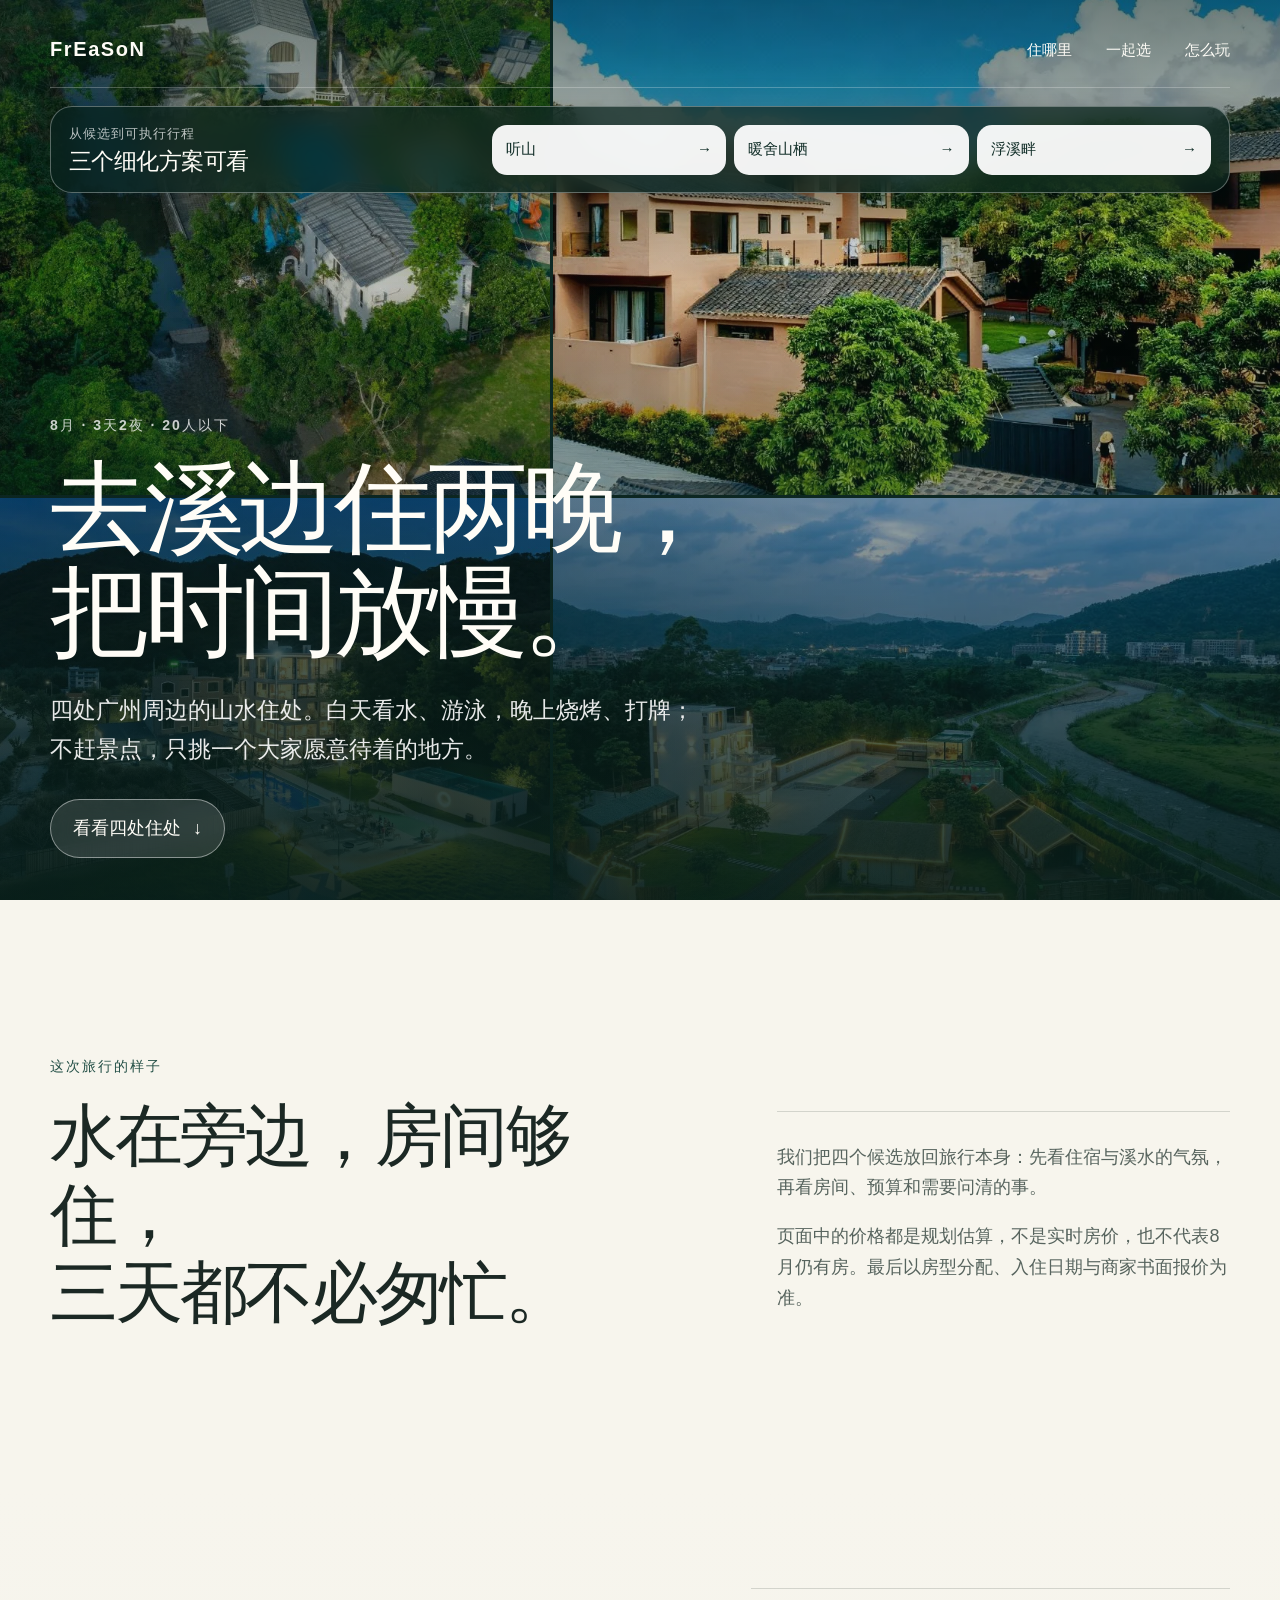
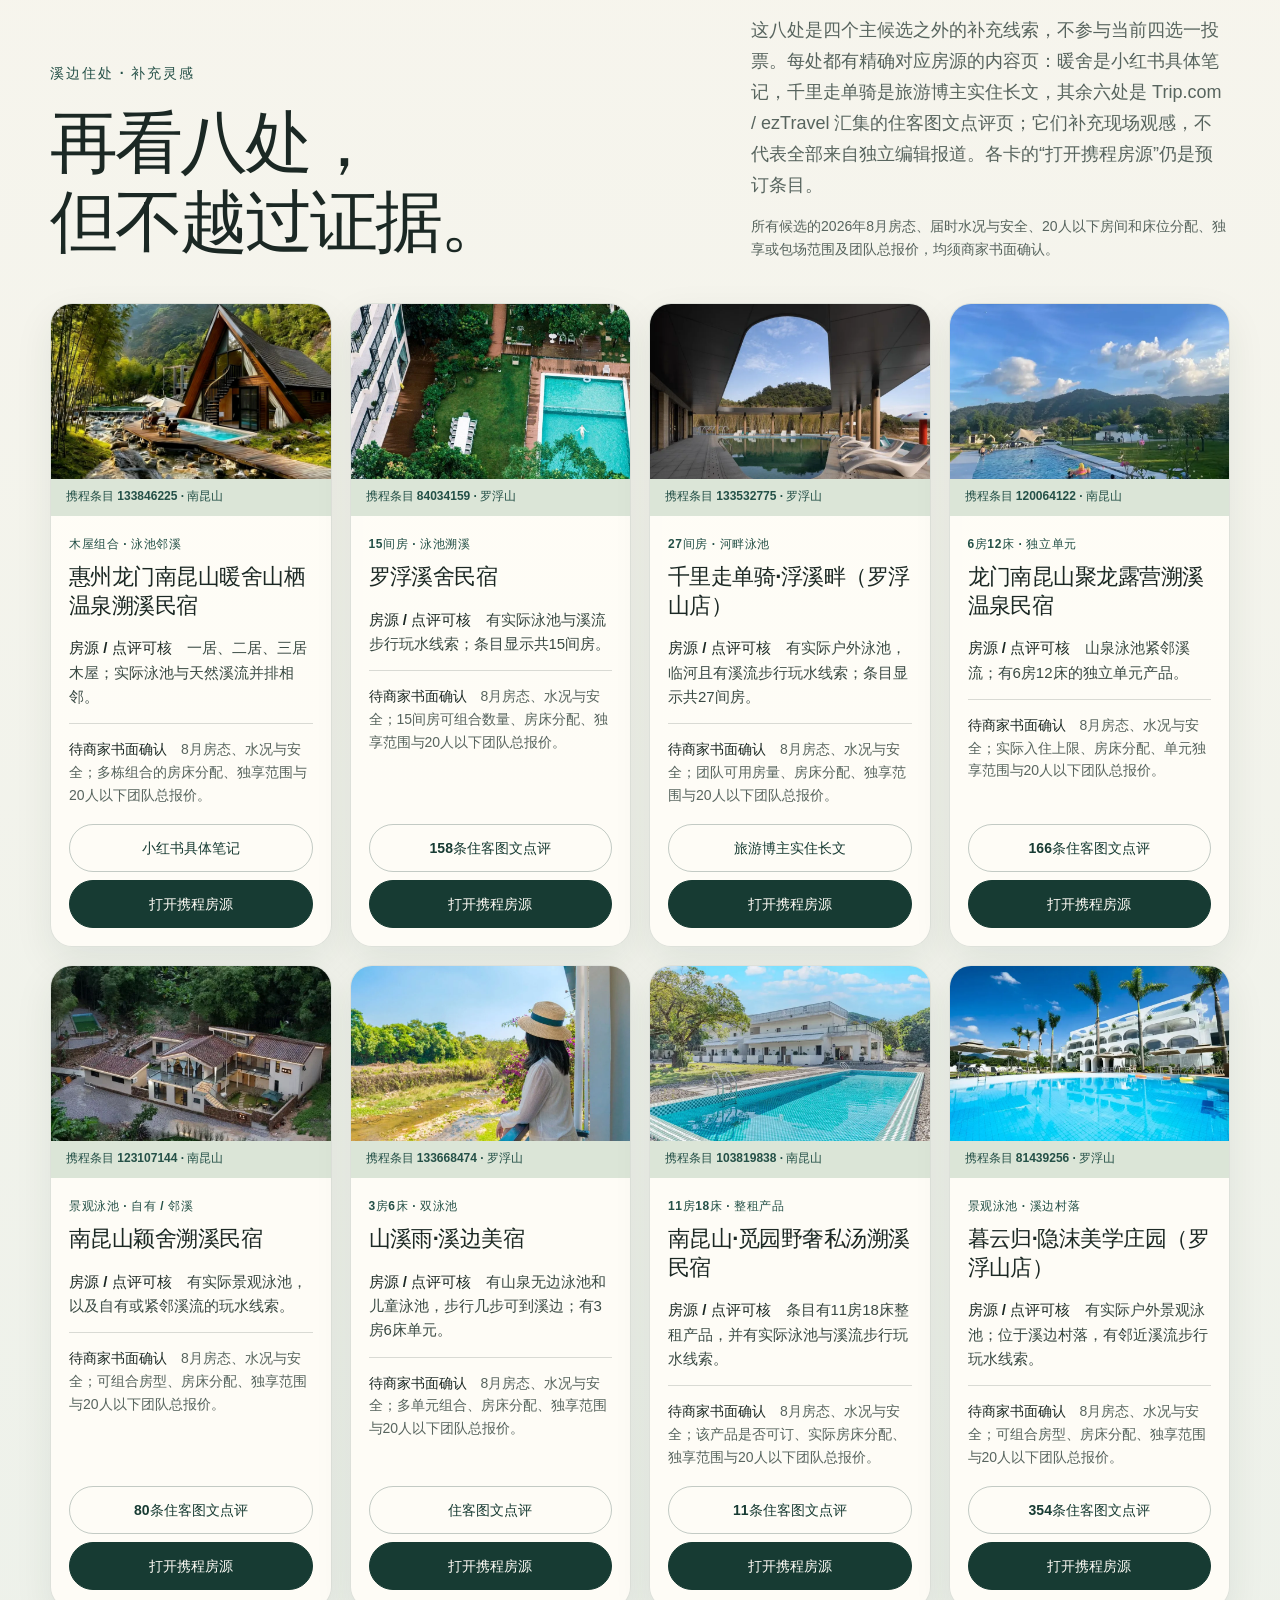
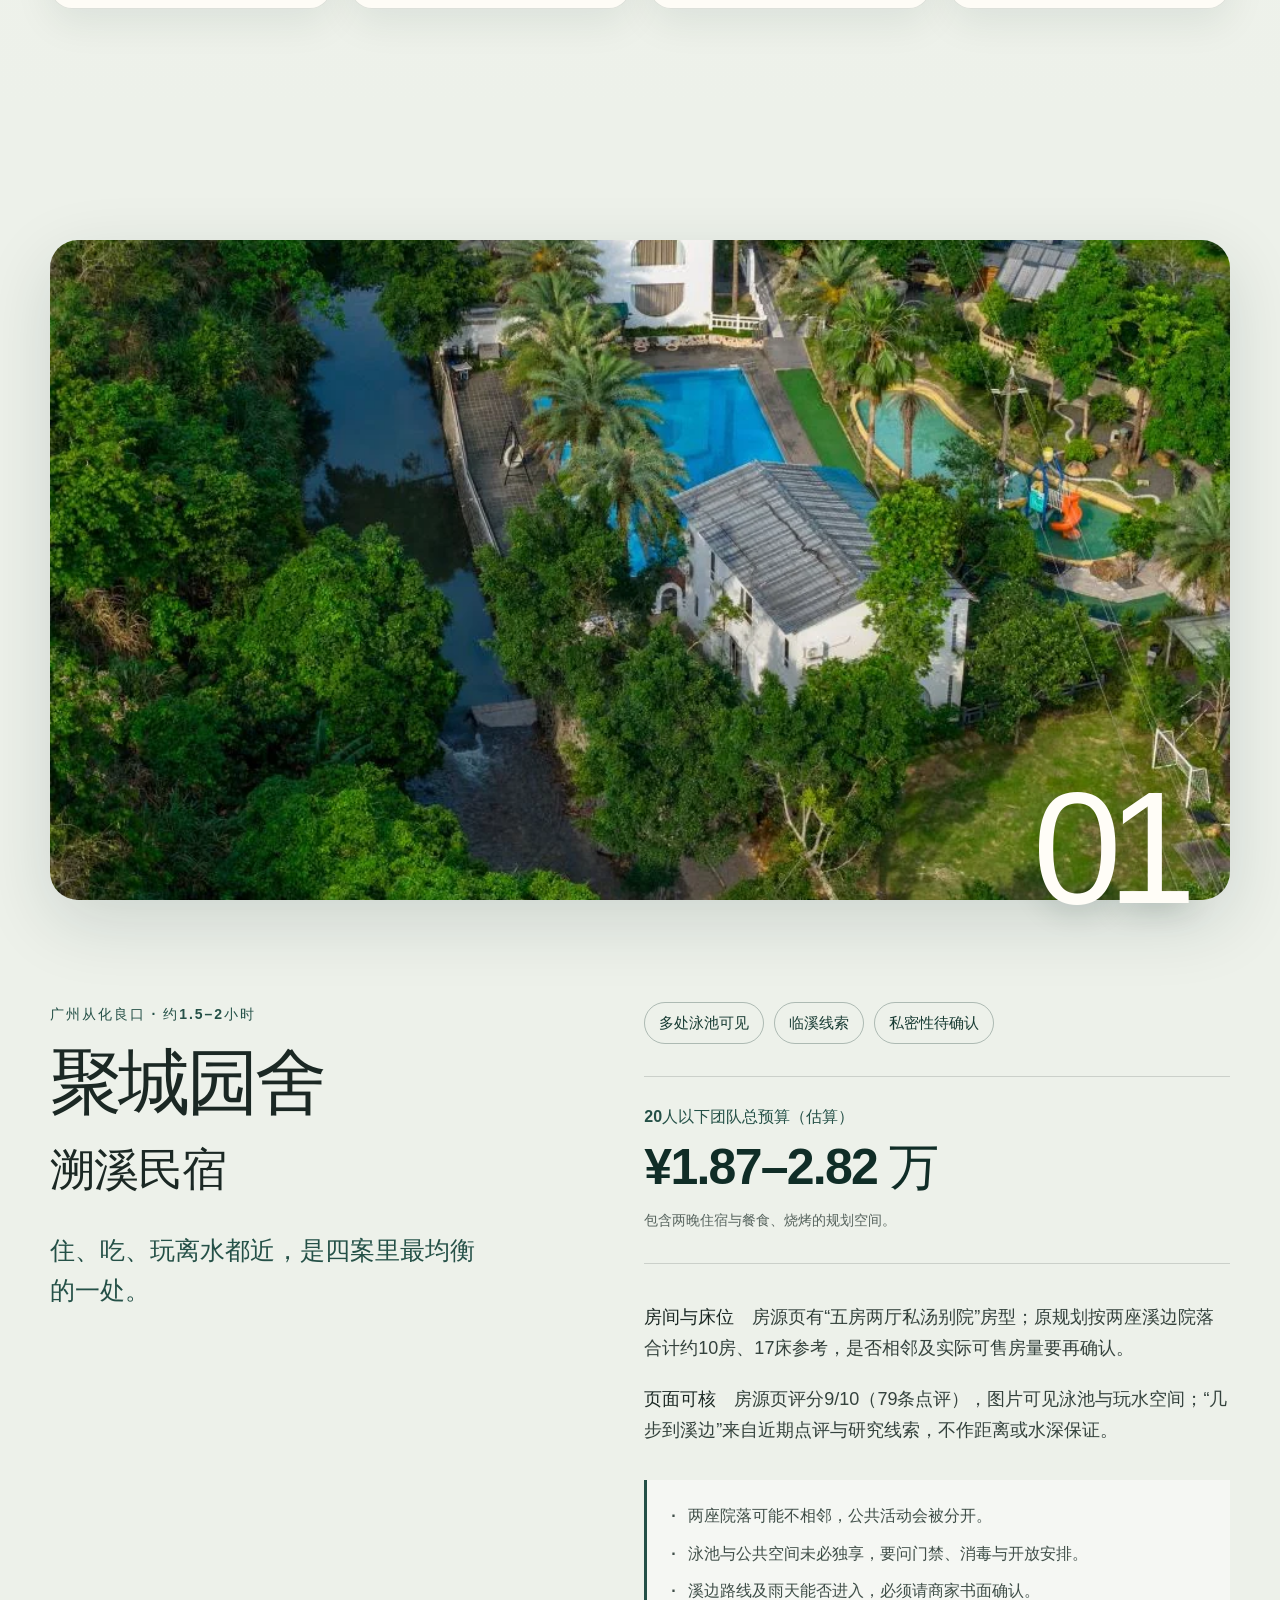
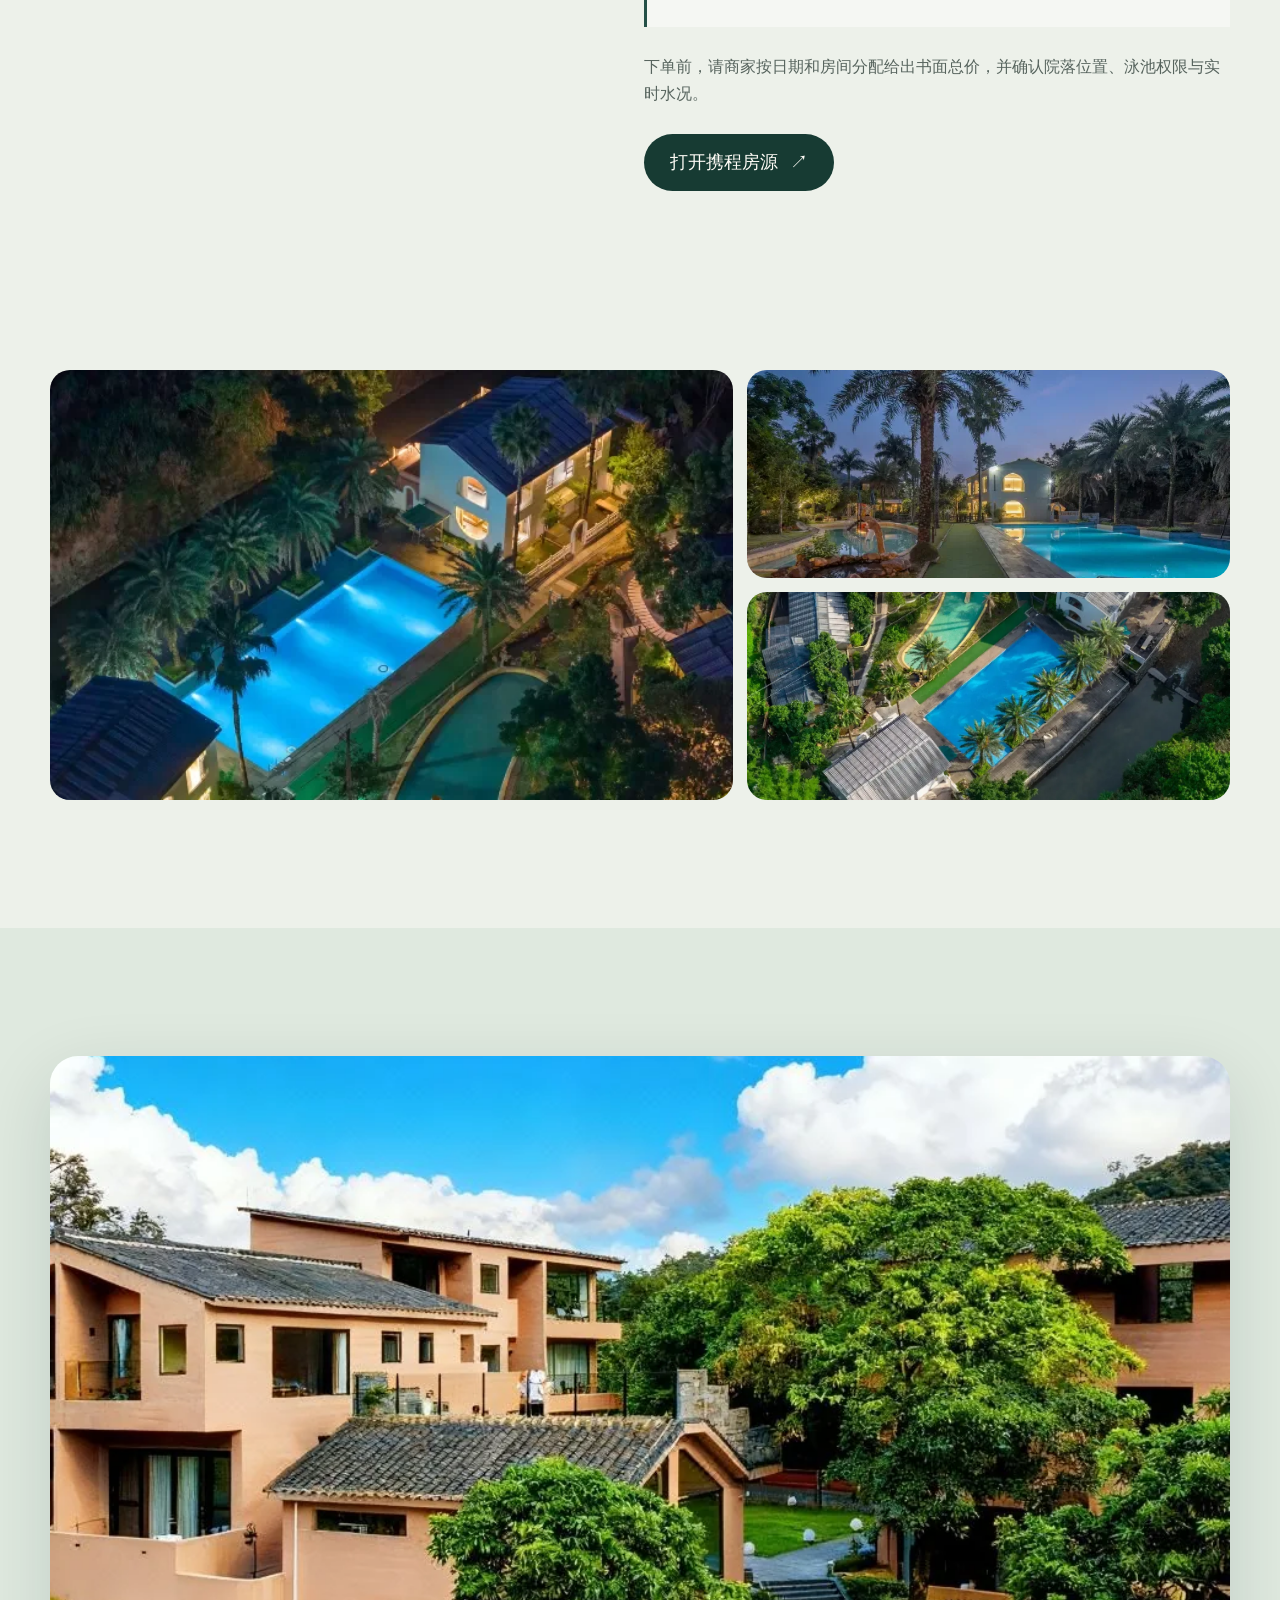
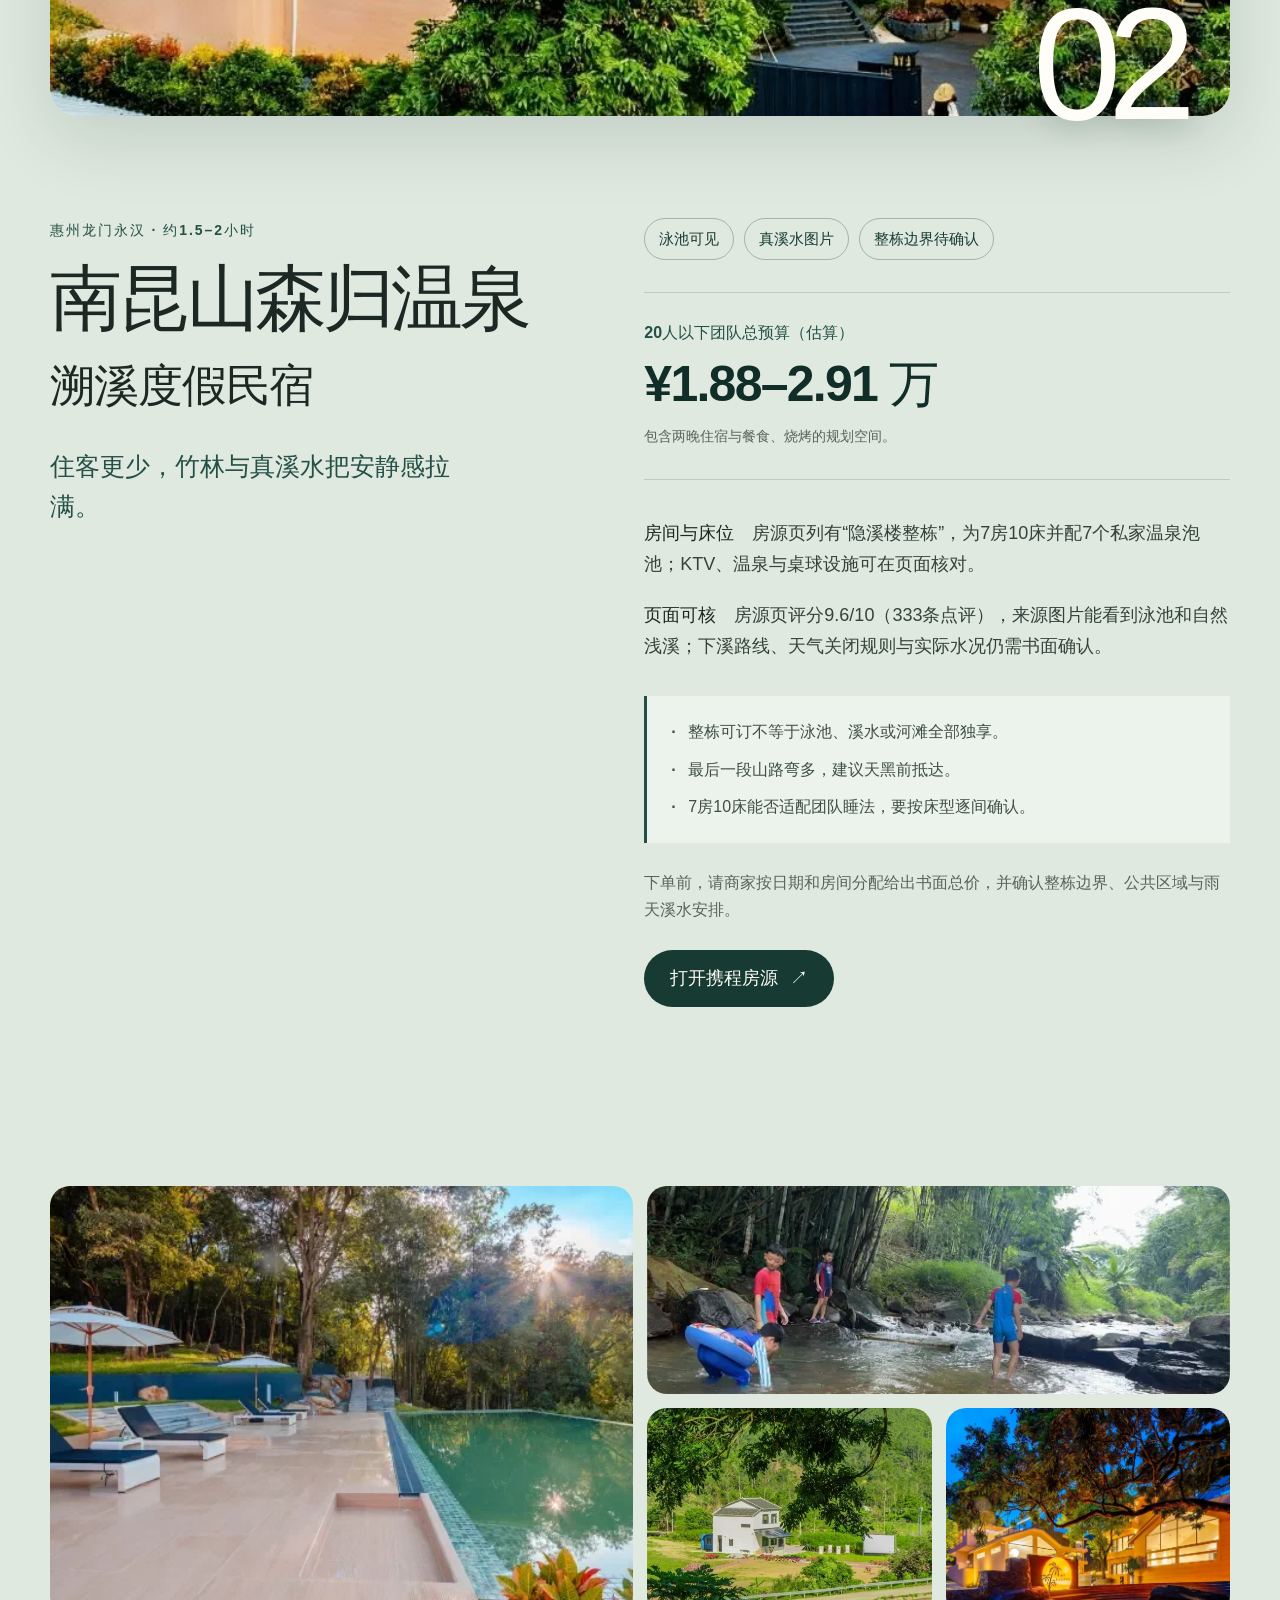
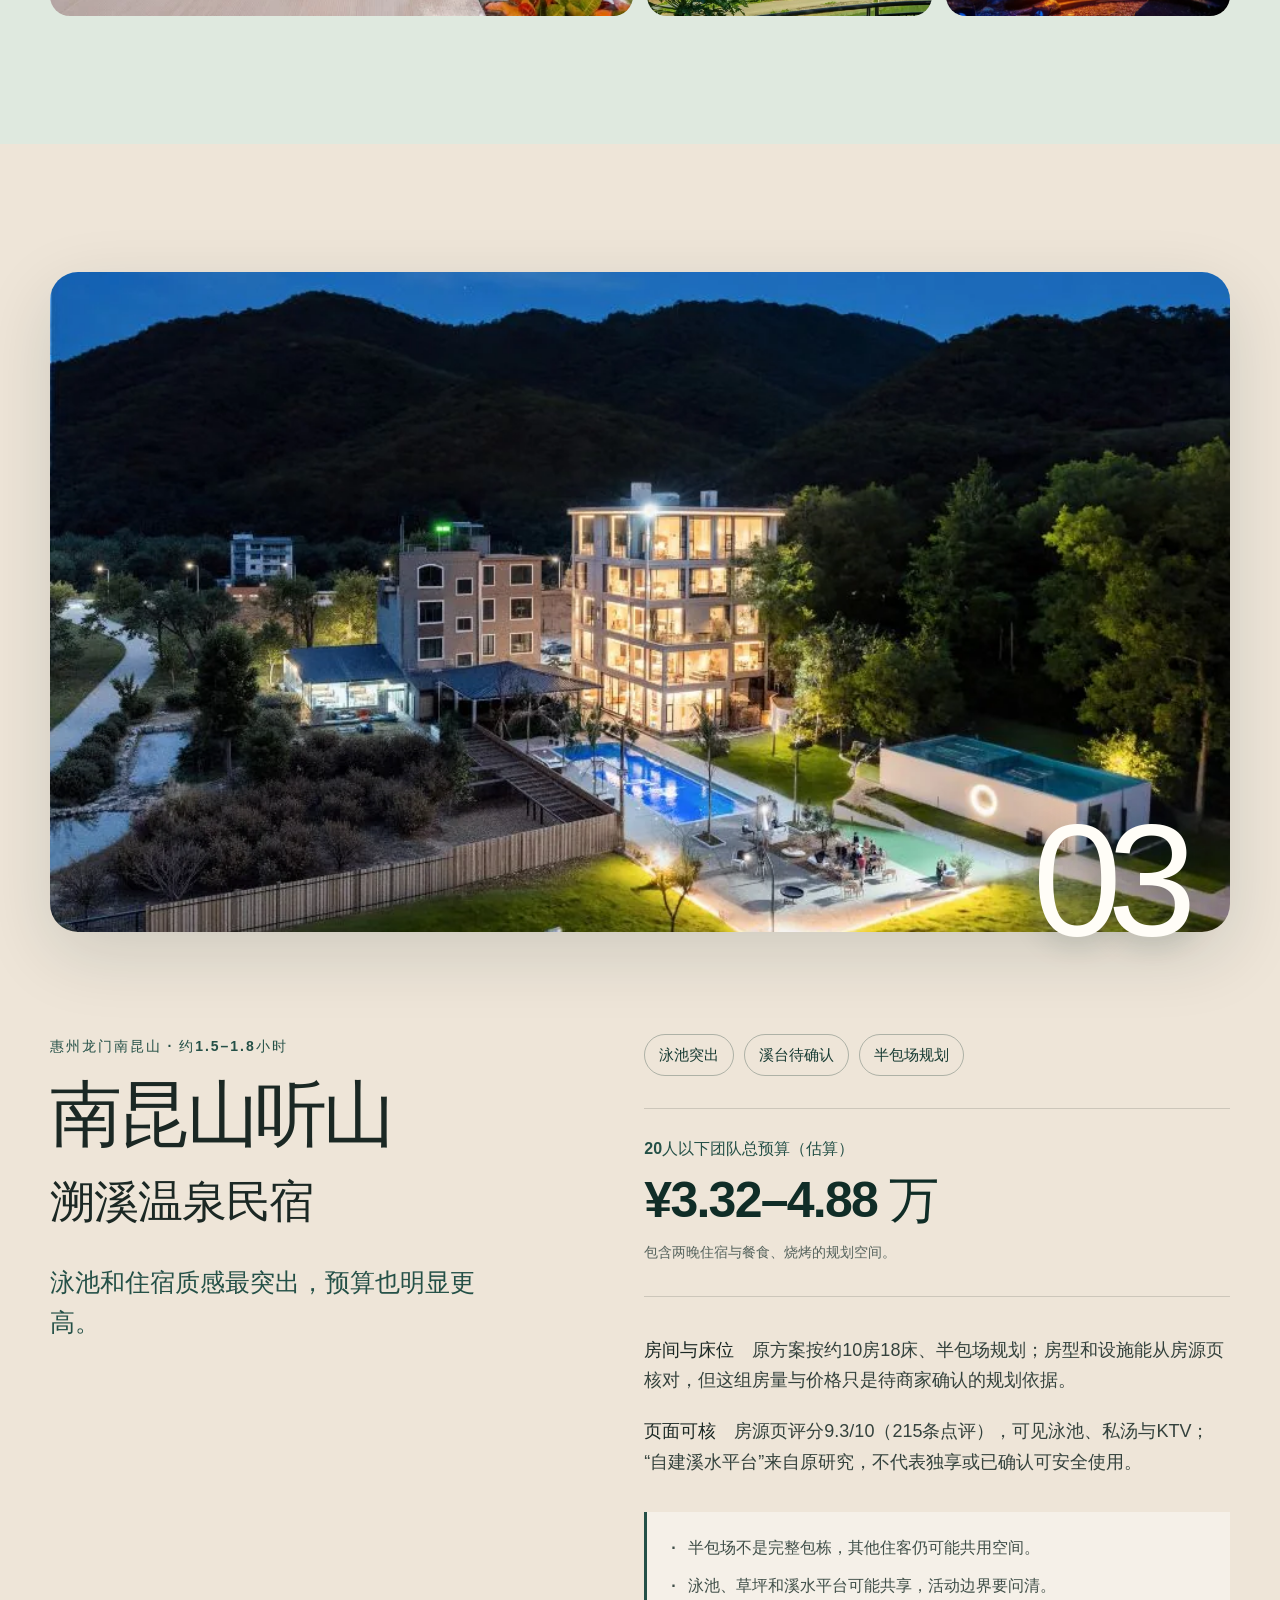
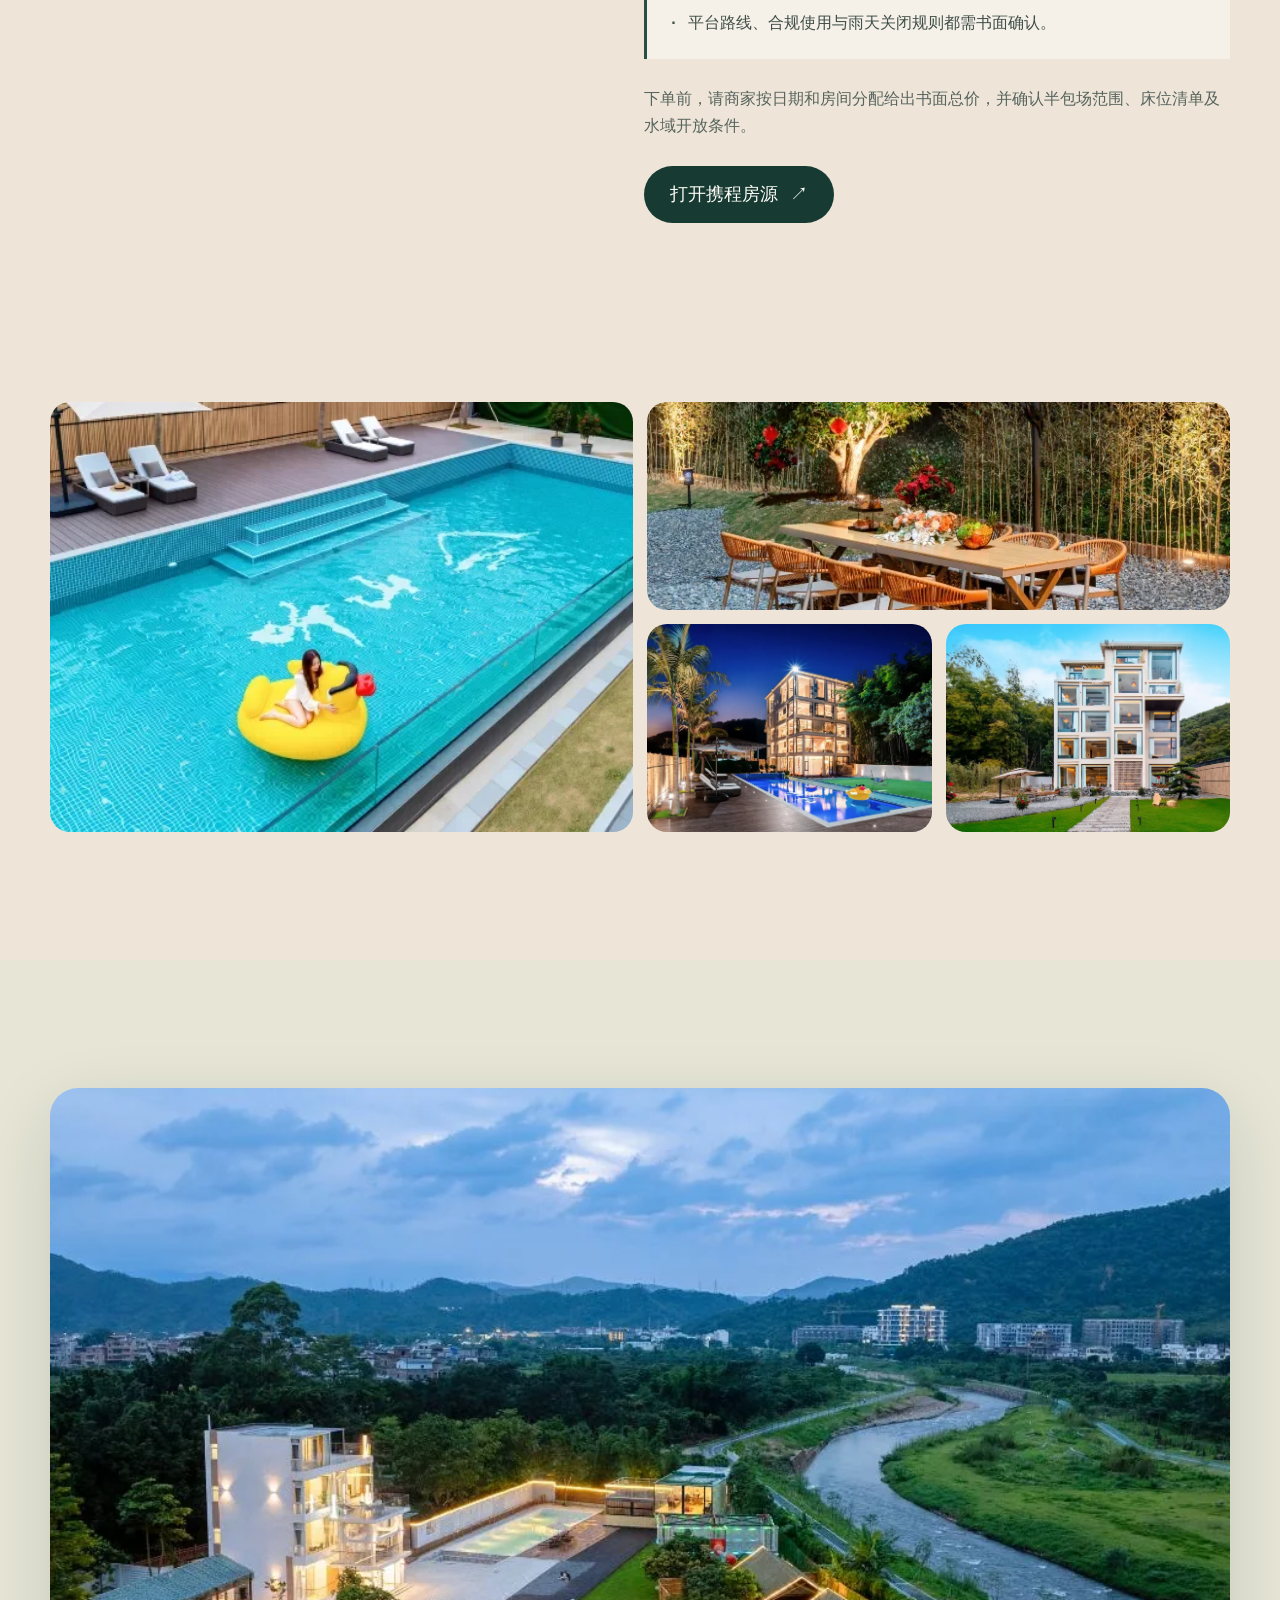
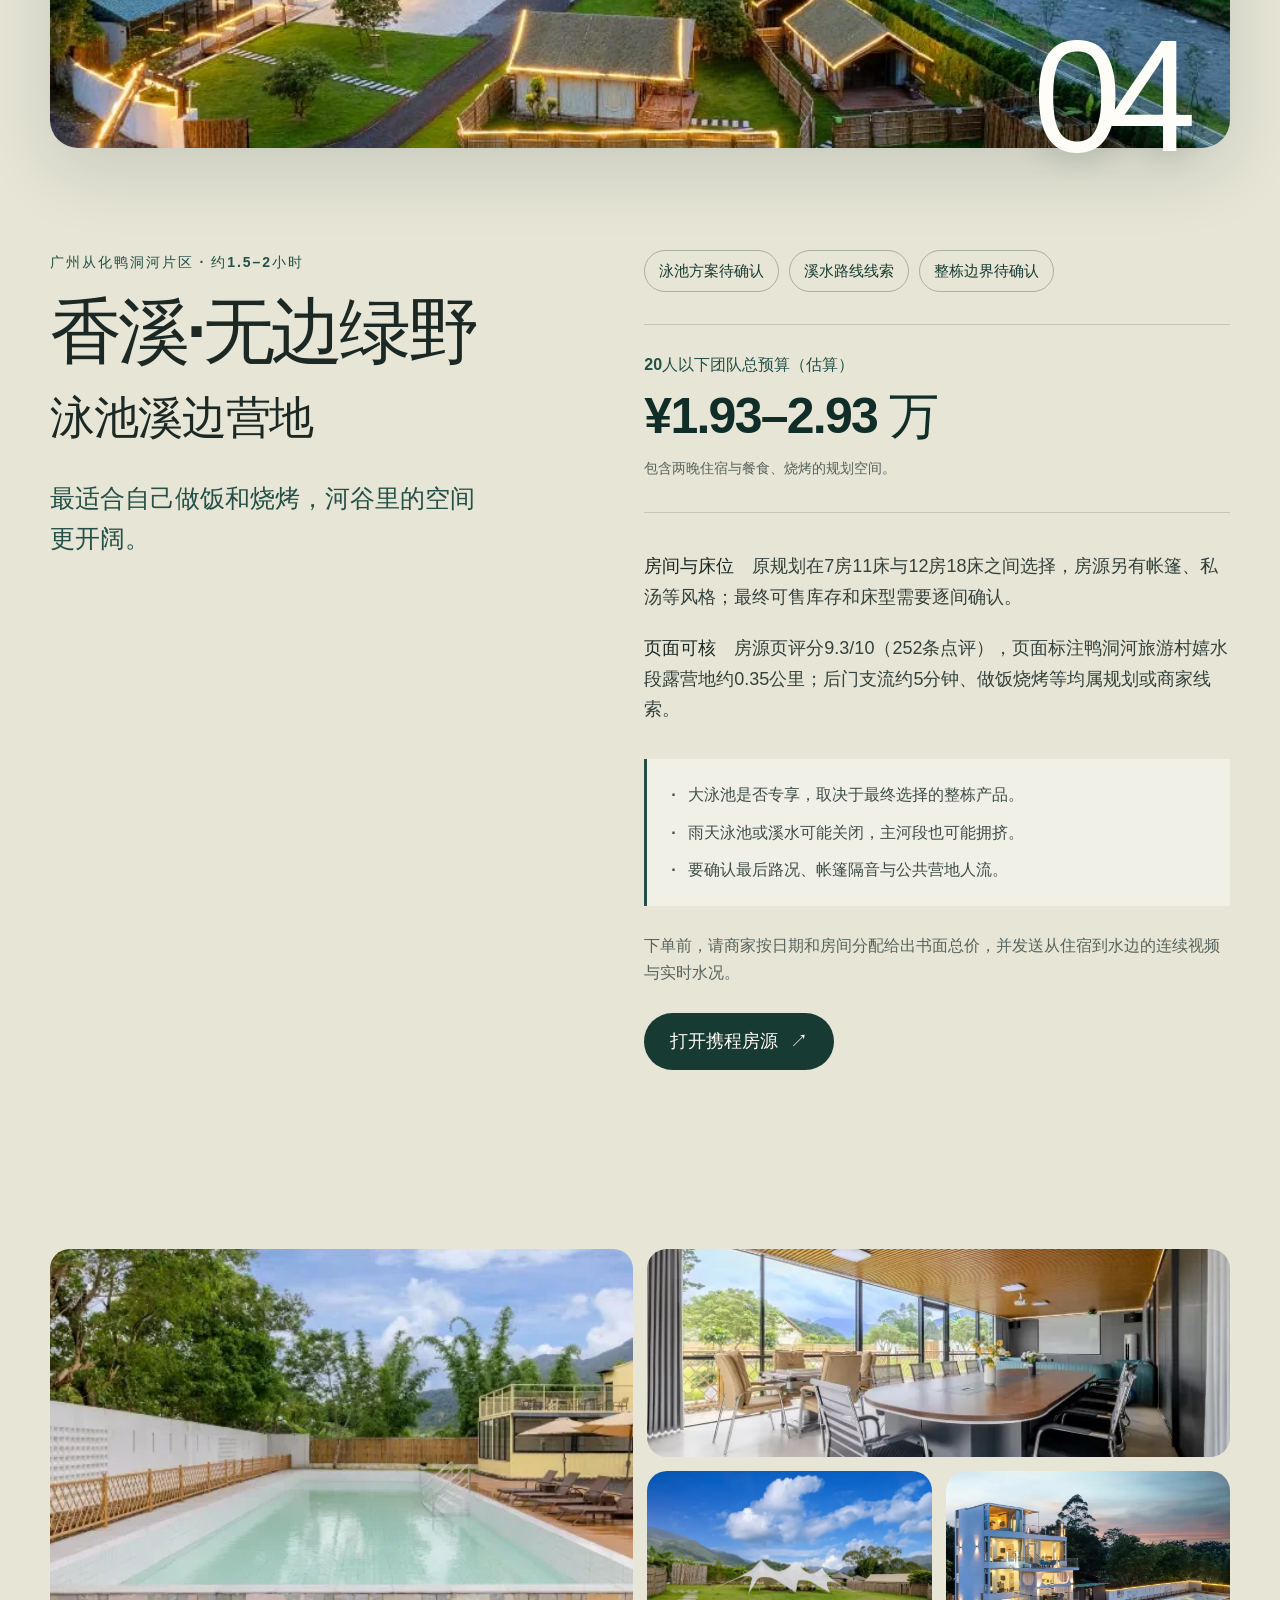
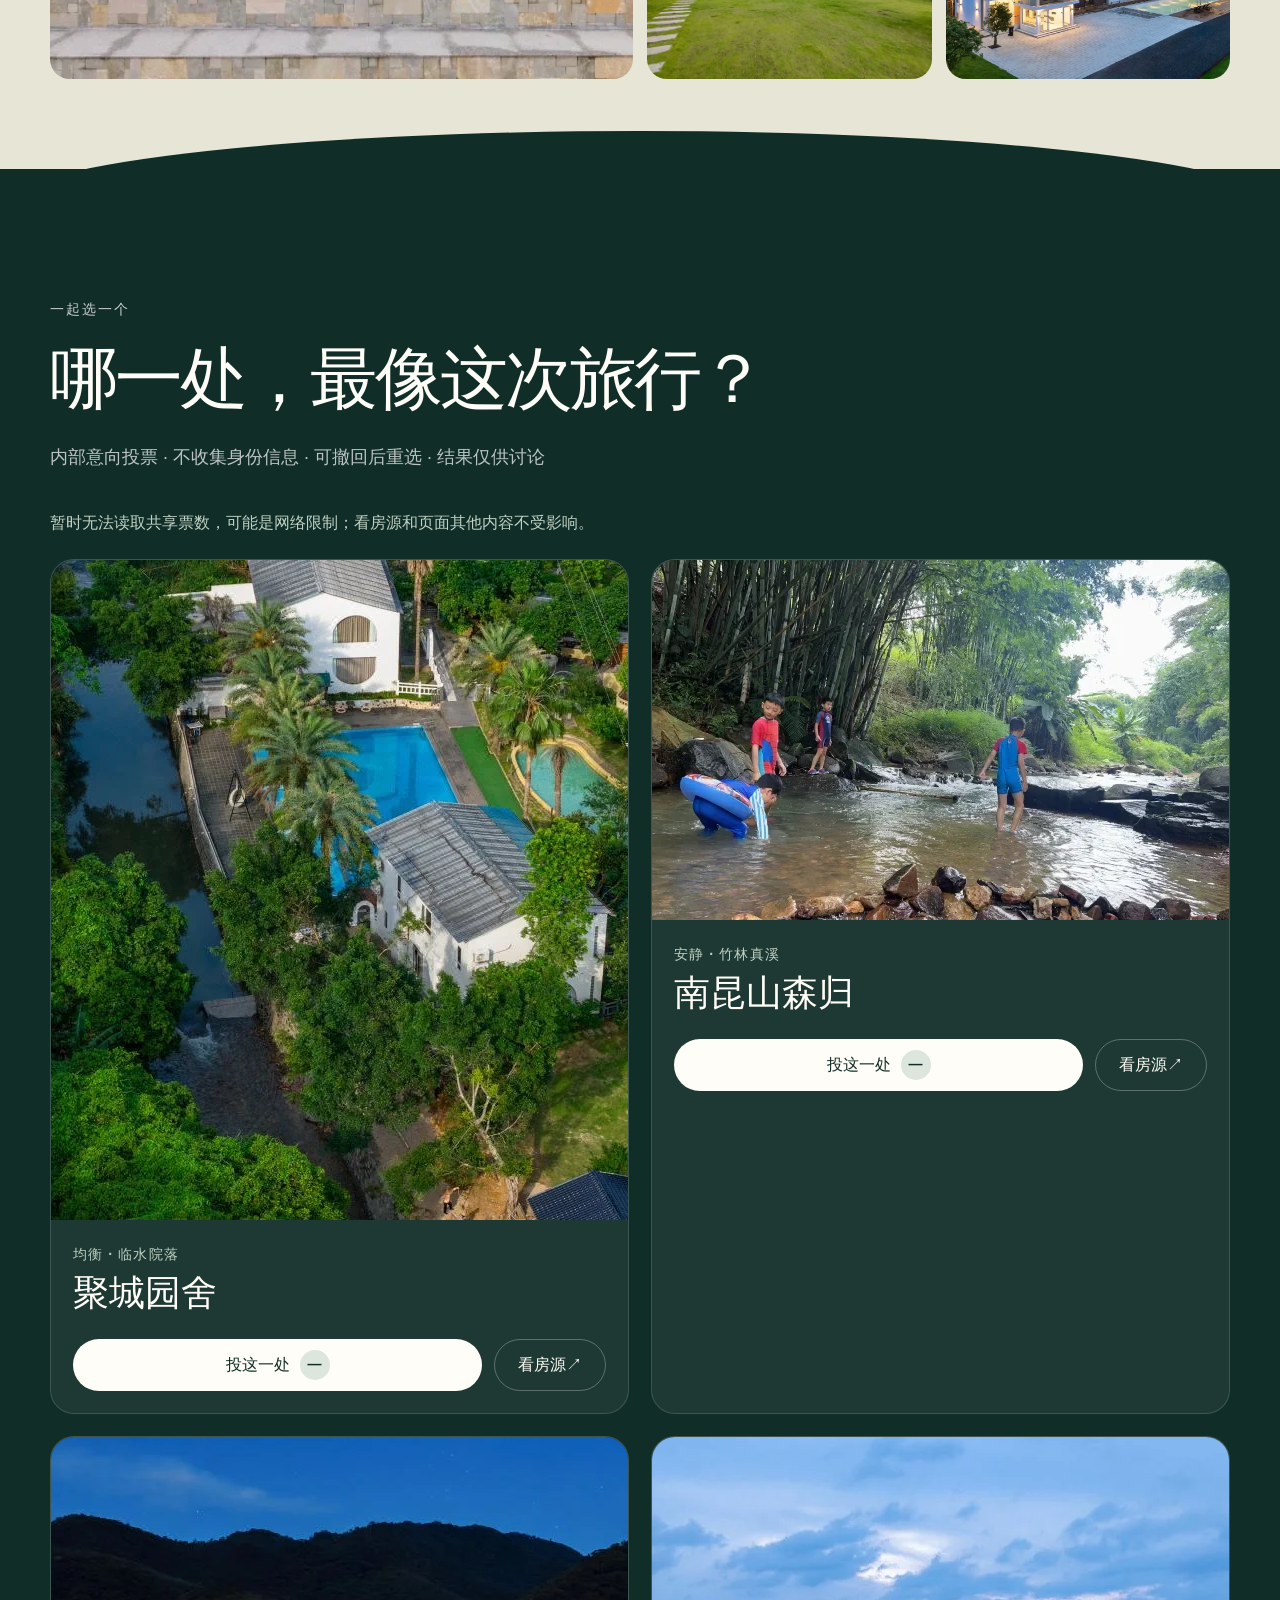
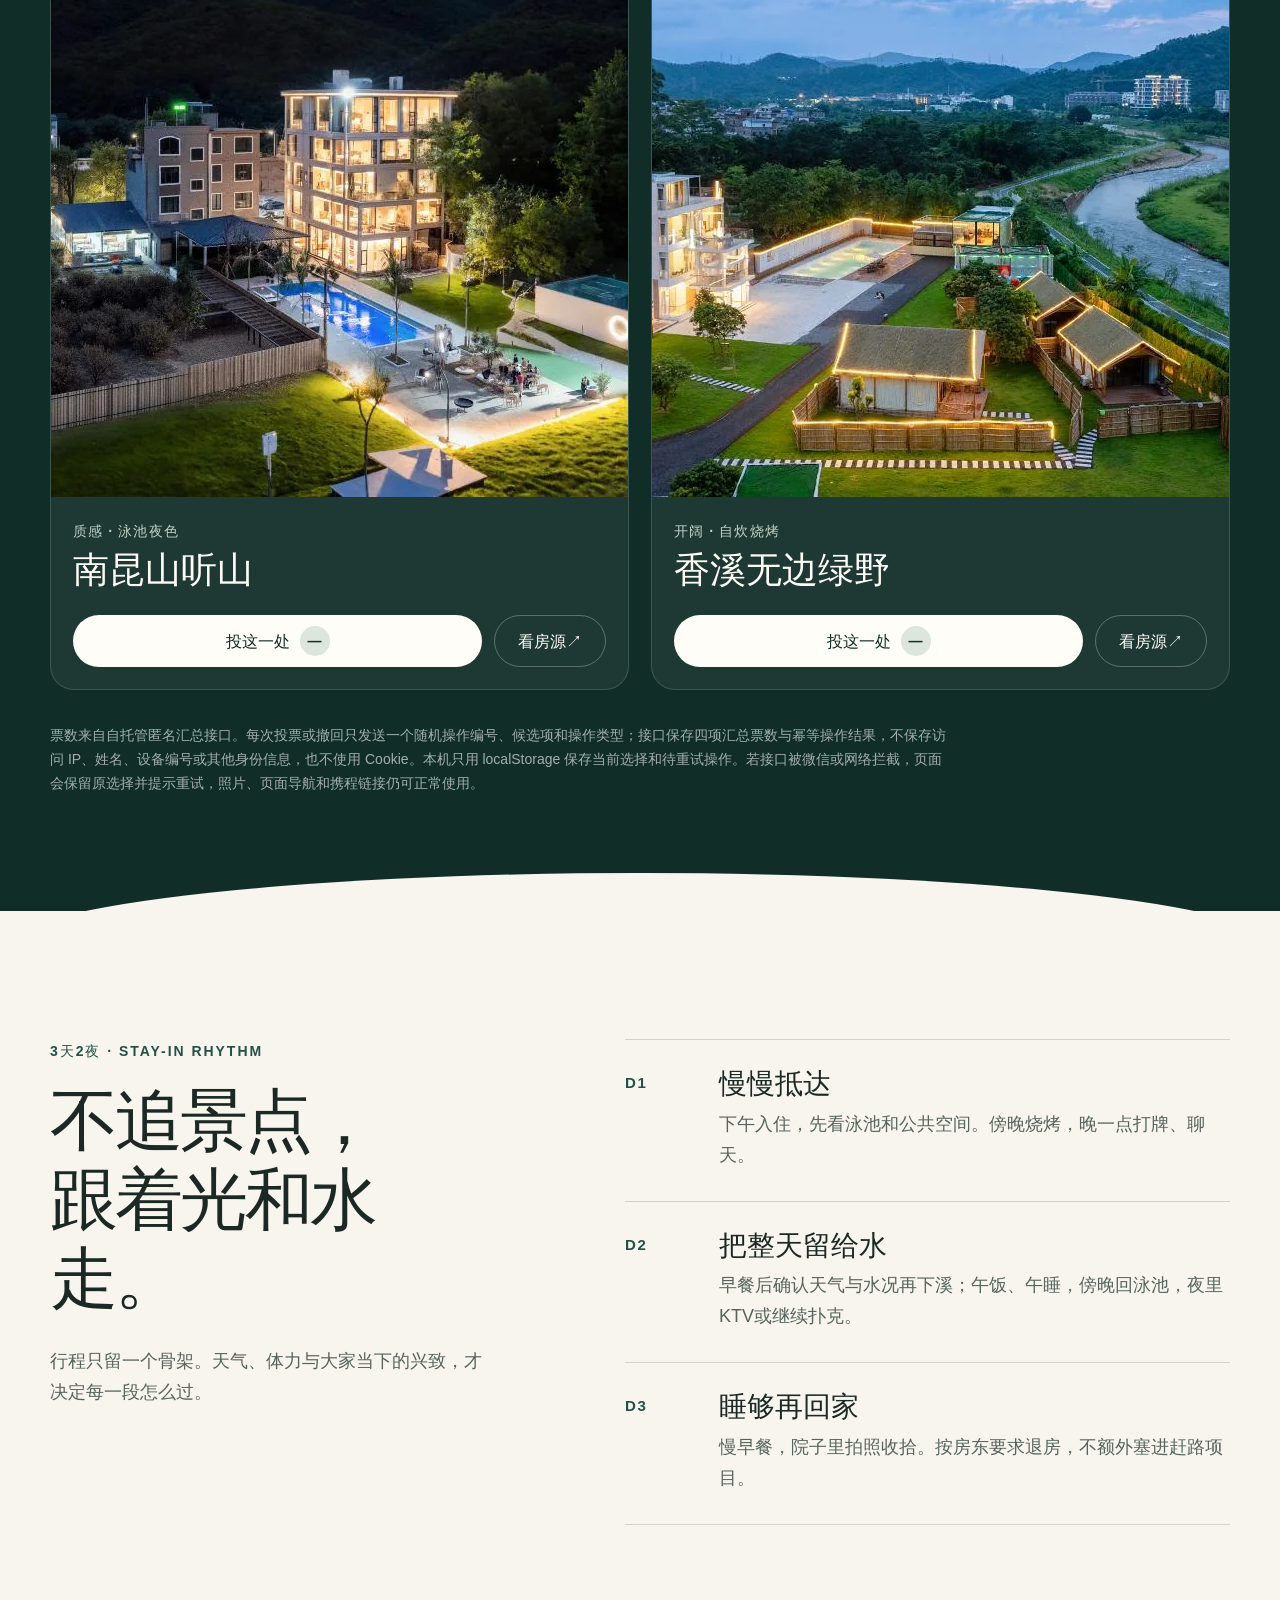
<file: index.html>
<!doctype html>
<html lang="zh-CN">
<head>
  <meta charset="utf-8">
  <meta name="viewport" content="width=device-width, initial-scale=1, viewport-fit=cover">
  <meta name="format-detection" content="telephone=no,email=no,address=no">
  <meta name="theme-color" content="#173b33">
  <title>FrEaSoN 8月旅游方案</title>
  <meta name="description" content="广州周边 · 20人以下 · 溪水泳池民宿精选，四个候选一起投票。">
  <meta itemprop="name" content="FrEaSoN 8月旅游方案">
  <meta itemprop="description" content="广州周边 · 20人以下 · 溪水泳池民宿精选 · 群内投票">
  <meta itemprop="image" content="https://freasont.github.io/assets/share/freason-share-square.jpg">
  <link rel="canonical" href="https://freasont.github.io/">
  <meta property="og:type" content="website">
  <meta property="og:locale" content="zh_CN">
  <meta property="og:site_name" content="FrEaSoN">
  <meta property="og:title" content="FrEaSoN 8月旅游方案">
  <meta property="og:description" content="广州周边 · 20人以下 · 溪水泳池民宿精选 · 群内投票">
  <meta property="og:url" content="https://freasont.github.io/">
  <meta property="og:image" content="https://freasont.github.io/assets/share/freason-august-travel-share.jpg">
  <meta property="og:image:secure_url" content="https://freasont.github.io/assets/share/freason-august-travel-share.jpg">
  <meta property="og:image:type" content="image/jpeg">
  <meta property="og:image:width" content="1200">
  <meta property="og:image:height" content="630">
  <meta property="og:image:alt" content="FrEaSoN 8月旅游方案：广州周边溪水泳池民宿精选">
  <meta name="twitter:card" content="summary_large_image">
  <meta name="twitter:title" content="FrEaSoN 8月旅游方案">
  <meta name="twitter:description" content="广州周边 · 20人以下 · 溪水泳池民宿精选 · 群内投票">
  <meta name="twitter:image" content="https://freasont.github.io/assets/share/freason-august-travel-share.jpg">
  <link rel="icon" href="/favicon.svg" type="image/svg+xml">
  <link rel="apple-touch-icon" href="/assets/share/freason-share-square.jpg">
  <link rel="manifest" href="/manifest.webmanifest">
  <link rel="preload" href="/assets/stays/jucheng-hero.webp" as="image" type="image/webp" fetchpriority="high">
  <link rel="stylesheet" href="/styles.css?v=20260715-3">
  <script src="/poll.js?v=20260714-3" defer></script>
  <script src="/app.js?v=20260715-3" defer></script>
</head>
<body>
  <a class="skip-link" href="#main">跳到主要内容</a>

  <header class="hero" id="top">
    <div class="hero-collage" aria-hidden="true">
      <img src="/assets/stays/jucheng-hero.webp" width="960" height="660" alt="" data-hero-property="jucheng" fetchpriority="high">
      <img src="/assets/stays/sengui-hero.webp" width="960" height="660" alt="" data-hero-property="sengui" decoding="async">
      <img src="/assets/stays/tingshan-hero.webp" width="960" height="660" alt="" data-hero-property="tingshan" decoding="async">
      <img src="/assets/stays/xiangxi-hero.webp" width="960" height="660" alt="" data-hero-property="xiangxi" decoding="async">
    </div>
    <div class="hero__shade" aria-hidden="true"></div>
    <div class="hero__inner shell">
      <nav class="site-nav" aria-label="页面导航">
        <a class="brand" href="#top" aria-label="FrEaSoN 返回顶部">FrEaSoN</a>
        <div class="site-nav__links">
          <a href="#stays">住哪里</a>
          <a href="#poll">一起选</a>
          <a href="#rhythm">怎么玩</a>
        </div>
      </nav>
      <aside class="detail-entry" aria-labelledby="detail-entry-title">
        <div class="detail-entry__copy">
          <p class="detail-entry__kicker">从候选到可执行行程</p>
          <p class="detail-entry__title" id="detail-entry-title">三个细化方案可看</p>
        </div>
        <div class="detail-entry__links">
          <a href="/travel/tingshan/"><span>听山</span><span aria-hidden="true">→</span></a>
          <a href="/travel/nuanshe/"><span>暖舍山栖</span><span aria-hidden="true">→</span></a>
          <a href="/travel/fuxipan/"><span>浮溪畔</span><span aria-hidden="true">→</span></a>
        </div>
      </aside>
      <div class="hero__copy reveal">
        <p class="eyebrow">8月 · 3天2夜 · 20人以下</p>
        <h1>去溪边住两晚，<br>把时间放慢。</h1>
        <p class="hero__lead">四处广州周边的山水住处。白天看水、游泳，晚上烧烤、打牌；不赶景点，只挑一个大家愿意待着的地方。</p>
        <a class="hero__cta" href="#stays">看看四处住处 <span aria-hidden="true">↓</span></a>
      </div>
    </div>
  </header>

  <main id="main">
    <section class="opening shell section" aria-labelledby="opening-title">
      <div class="opening__title reveal">
        <p class="eyebrow dark">这次旅行的样子</p>
        <h2 id="opening-title">水在旁边，房间够住，<br>三天都不必匆忙。</h2>
      </div>
      <div class="opening__note reveal">
        <p>我们把四个候选放回旅行本身：先看住宿与溪水的气氛，再看房间、预算和需要问清的事。</p>
        <p>页面中的价格都是规划估算，不是实时房价，也不代表8月仍有房。最后以房型分配、入住日期与商家书面报价为准。</p>
      </div>
    </section>

    <section class="inspiration section" id="inspiration" aria-labelledby="inspiration-title">
      <div class="shell">
        <div class="inspiration__head">
          <div>
            <p class="eyebrow dark">溪边住处 · 补充灵感</p>
            <h2 id="inspiration-title">再看八处，<br>但不越过证据。</h2>
          </div>
          <div class="inspiration__intro">
            <p>这八处是四个主候选之外的补充线索，不参与当前四选一投票。每处都有精确对应房源的内容页：暖舍是小红书具体笔记，千里走单骑是旅游博主实住长文，其余六处是 Trip.com / ezTravel 汇集的住客图文点评页；它们补充现场观感，不代表全部来自独立编辑报道。各卡的“打开携程房源”仍是预订条目。</p>
            <p class="inspiration__boundary" id="inspiration-boundary">所有候选的2026年8月房态、届时水况与安全、20人以下房间和床位分配、独享或包场范围及团队总报价，均须商家书面确认。</p>
          </div>
        </div>

        <p class="inspiration-swipe" id="inspiration-swipe"><span aria-hidden="true">↔</span> 左右滑动，查看全部八处</p>
        <div class="inspiration-grid" role="list" tabindex="0" aria-label="八处溪边住宿补充灵感，手机可横向滑动" aria-describedby="inspiration-boundary inspiration-swipe">
          <article class="inspiration-card reveal" data-inspiration-id="133846225" role="listitem">
            <figure class="inspiration-card__media">
              <img src="/assets/inspiration/nuanshe-shanqi.webp" width="640" height="850" alt="暖舍山栖木屋、泳池与天然溪流的房源图片" loading="lazy">
              <figcaption>携程条目 133846225 · 南昆山</figcaption>
            </figure>
            <div class="inspiration-card__body">
              <p class="inspiration-card__tag">木屋组合 · 泳池邻溪</p>
              <h3>惠州龙门南昆山暖舍山栖温泉溯溪民宿</h3>
              <p class="inspiration-card__verified"><strong>房源 / 点评可核</strong>　一居、二居、三居木屋；实际泳池与天然溪流并排相邻。</p>
              <p class="inspiration-card__fit"><strong>待商家书面确认</strong>　8月房态、水况与安全；多栋组合的房床分配、独享范围与20人以下团队总报价。</p>
              <div class="inspiration-actions">
                <a class="inspiration-content" href="https://www.xiaohongshu.com/explore/6a53988f000000001003df4d" target="_blank" rel="noopener noreferrer">小红书具体笔记</a>
                <a href="https://hotels.ctrip.com/hotels/133846225.html" target="_blank" rel="noopener noreferrer">打开携程房源</a>
              </div>
            </div>
          </article>

          <article class="inspiration-card reveal" data-inspiration-id="84034159" role="listitem">
            <figure class="inspiration-card__media">
              <img src="/assets/inspiration/luofu-xishe.webp" width="960" height="600" alt="罗浮溪舍建筑、草坪与户外泳池的航拍房源图片" loading="lazy">
              <figcaption>携程条目 84034159 · 罗浮山</figcaption>
            </figure>
            <div class="inspiration-card__body">
              <p class="inspiration-card__tag">15间房 · 泳池溯溪</p>
              <h3>罗浮溪舍民宿</h3>
              <p class="inspiration-card__verified"><strong>房源 / 点评可核</strong>　有实际泳池与溪流步行玩水线索；条目显示共15间房。</p>
              <p class="inspiration-card__fit"><strong>待商家书面确认</strong>　8月房态、水况与安全；15间房可组合数量、房床分配、独享范围与20人以下团队总报价。</p>
              <div class="inspiration-actions">
                <a class="inspiration-content" href="https://tw.trip.com/hotels/boluo-hotel-detail-84034159/xishe-guesthouse" target="_blank" rel="noopener noreferrer">158条住客图文点评</a>
                <a href="https://hotels.ctrip.com/hotels/84034159.html" target="_blank" rel="noopener noreferrer">打开携程房源</a>
              </div>
            </div>
          </article>

          <article class="inspiration-card reveal" data-inspiration-id="133532775" role="listitem">
            <figure class="inspiration-card__media">
              <img src="/assets/inspiration/qianli-fuxipan.webp" width="960" height="600" alt="千里走单骑浮溪畔山景建筑环抱的户外泳池房源图片" loading="lazy">
              <figcaption>携程条目 133532775 · 罗浮山</figcaption>
            </figure>
            <div class="inspiration-card__body">
              <p class="inspiration-card__tag">27间房 · 河畔泳池</p>
              <h3>千里走单骑·浮溪畔（罗浮山店）</h3>
              <p class="inspiration-card__verified"><strong>房源 / 点评可核</strong>　有实际户外泳池，临河且有溪流步行玩水线索；条目显示共27间房。</p>
              <p class="inspiration-card__fit"><strong>待商家书面确认</strong>　8月房态、水况与安全；团队可用房量、房床分配、独享范围与20人以下团队总报价。</p>
              <div class="inspiration-actions">
                <a class="inspiration-content" href="https://www.sina.cn/news/detail/5316735519690343.html" target="_blank" rel="noopener noreferrer">旅游博主实住长文</a>
                <a href="https://hotels.ctrip.com/hotels/133532775.html" target="_blank" rel="noopener noreferrer">打开携程房源</a>
              </div>
            </div>
          </article>

          <article class="inspiration-card reveal" data-inspiration-id="120064122" role="listitem">
            <figure class="inspiration-card__media">
              <img src="/assets/inspiration/julong-nankunshan.webp" width="960" height="600" alt="聚龙露营溯溪民宿山景、草坪与户外泳池的房源图片" loading="lazy">
              <figcaption>携程条目 120064122 · 南昆山</figcaption>
            </figure>
            <div class="inspiration-card__body">
              <p class="inspiration-card__tag">6房12床 · 独立单元</p>
              <h3>龙门南昆山聚龙露营溯溪温泉民宿</h3>
              <p class="inspiration-card__verified"><strong>房源 / 点评可核</strong>　山泉泳池紧邻溪流；有6房12床的独立单元产品。</p>
              <p class="inspiration-card__fit"><strong>待商家书面确认</strong>　8月房态、水况与安全；实际入住上限、房床分配、单元独享范围与20人以下团队总报价。</p>
              <div class="inspiration-actions">
                <a class="inspiration-content" href="https://hk.trip.com/hotels/longmen-hotel-detail-120064122/anan-kuan-mountain-ju-long-homestay" target="_blank" rel="noopener noreferrer">166条住客图文点评</a>
                <a href="https://hotels.ctrip.com/hotels/120064122.html" target="_blank" rel="noopener noreferrer">打开携程房源</a>
              </div>
            </div>
          </article>

          <article class="inspiration-card reveal" data-inspiration-id="123107144" role="listitem">
            <figure class="inspiration-card__media">
              <img src="/assets/inspiration/yingshe-nankunshan.webp" width="960" height="600" alt="颖舍民宿竹林中的建筑与户外泳池航拍房源图片" loading="lazy">
              <figcaption>携程条目 123107144 · 南昆山</figcaption>
            </figure>
            <div class="inspiration-card__body">
              <p class="inspiration-card__tag">景观泳池 · 自有 / 邻溪</p>
              <h3>南昆山颖舍溯溪民宿</h3>
              <p class="inspiration-card__verified"><strong>房源 / 点评可核</strong>　有实际景观泳池，以及自有或紧邻溪流的玩水线索。</p>
              <p class="inspiration-card__fit"><strong>待商家书面确认</strong>　8月房态、水况与安全；可组合房型、房床分配、独享范围与20人以下团队总报价。</p>
              <div class="inspiration-actions">
                <a class="inspiration-content" href="https://hk.trip.com/hotels/longmen-hotel-detail-123107144/nankunshan-yingshe-homestay" target="_blank" rel="noopener noreferrer">80条住客图文点评</a>
                <a href="https://hotels.ctrip.com/hotels/123107144.html" target="_blank" rel="noopener noreferrer">打开携程房源</a>
              </div>
            </div>
          </article>

          <article class="inspiration-card reveal" data-inspiration-id="133668474" role="listitem">
            <figure class="inspiration-card__media">
              <img src="/assets/inspiration/shanxiyu-luofushan.webp" width="960" height="600" alt="山溪雨溪边美宿客房旁可见天然溪流的房源图片" loading="lazy">
              <figcaption>携程条目 133668474 · 罗浮山</figcaption>
            </figure>
            <div class="inspiration-card__body">
              <p class="inspiration-card__tag">3房6床 · 双泳池</p>
              <h3>山溪雨·溪边美宿</h3>
              <p class="inspiration-card__verified"><strong>房源 / 点评可核</strong>　有山泉无边泳池和儿童泳池，步行几步可到溪边；有3房6床单元。</p>
              <p class="inspiration-card__fit"><strong>待商家书面确认</strong>　8月房态、水况与安全；多单元组合、房床分配、独享范围与20人以下团队总报价。</p>
              <div class="inspiration-actions">
                <a class="inspiration-content" href="https://tw.trip.com/hotels/boluo-hotel-detail-133668474/sxy" target="_blank" rel="noopener noreferrer">住客图文点评</a>
                <a href="https://hotels.ctrip.com/hotels/133668474.html" target="_blank" rel="noopener noreferrer">打开携程房源</a>
              </div>
            </div>
          </article>

          <article class="inspiration-card reveal" data-inspiration-id="103819838" role="listitem">
            <figure class="inspiration-card__media">
              <img src="/assets/inspiration/miyuan-nankunshan.webp" width="960" height="600" alt="觅园野奢民宿白色建筑与户外泳池的房源图片" loading="lazy">
              <figcaption>携程条目 103819838 · 南昆山</figcaption>
            </figure>
            <div class="inspiration-card__body">
              <p class="inspiration-card__tag">11房18床 · 整租产品</p>
              <h3>南昆山·觅园野奢私汤溯溪民宿</h3>
              <p class="inspiration-card__verified"><strong>房源 / 点评可核</strong>　条目有11房18床整租产品，并有实际泳池与溪流步行玩水线索。</p>
              <p class="inspiration-card__fit"><strong>待商家书面确认</strong>　8月房态、水况与安全；该产品是否可订、实际房床分配、独享范围与20人以下团队总报价。</p>
              <div class="inspiration-actions">
                <a class="inspiration-content" href="https://hk.trip.com/hotels/longmen-hotel-detail-103819838/mi-yuan-jing-pin-min-su" target="_blank" rel="noopener noreferrer">11条住客图文点评</a>
                <a href="https://hotels.ctrip.com/hotels/103819838.html" target="_blank" rel="noopener noreferrer">打开携程房源</a>
              </div>
            </div>
          </article>

          <article class="inspiration-card reveal" data-inspiration-id="81439256" role="listitem">
            <figure class="inspiration-card__media">
              <img src="/assets/inspiration/muyungui-luofushan.webp" width="960" height="600" alt="暮云归隐沫美学庄园白色庄园与户外泳池的房源图片" loading="lazy">
              <figcaption>携程条目 81439256 · 罗浮山</figcaption>
            </figure>
            <div class="inspiration-card__body">
              <p class="inspiration-card__tag">景观泳池 · 溪边村落</p>
              <h3>暮云归·隐沫美学庄园（罗浮山店）</h3>
              <p class="inspiration-card__verified"><strong>房源 / 点评可核</strong>　有实际户外景观泳池；位于溪边村落，有邻近溪流步行玩水线索。</p>
              <p class="inspiration-card__fit"><strong>待商家书面确认</strong>　8月房态、水况与安全；可组合房型、房床分配、独享范围与20人以下团队总报价。</p>
              <div class="inspiration-actions">
                <a class="inspiration-content" href="https://hotel.eztravel.com.tw/detail-boluo-21728-81439256/muyungui-resort" target="_blank" rel="noopener noreferrer">354条住客图文点评</a>
                <a href="https://hotels.ctrip.com/hotels/81439256.html" target="_blank" rel="noopener noreferrer">打开携程房源</a>
              </div>
            </div>
          </article>
        </div>
      </div>
    </section>

    <div id="stays" class="stays" aria-label="四个住宿候选">
      <article class="stay" id="jucheng" data-property="jucheng" aria-labelledby="jucheng-title">
        <div class="stay__hero shell reveal">
          <img src="/assets/stays/jucheng-hero.webp" width="960" height="660" alt="聚城园舍周边树木、水面与泳池的房源图片" loading="lazy">
          <div class="stay__number" aria-hidden="true">01</div>
        </div>
        <div class="stay__body shell">
          <div class="stay__intro reveal">
            <p class="eyebrow dark">广州从化良口 · 约1.5–2小时</p>
            <h2 id="jucheng-title">聚城园舍<br><span>溯溪民宿</span></h2>
            <p class="stay__mood">住、吃、玩离水都近，是四案里最均衡的一处。</p>
          </div>
          <div class="stay__details reveal">
            <div class="chips" aria-label="主要特点">
              <span>多处泳池可见</span><span>临溪线索</span><span>私密性待确认</span>
            </div>
            <div class="budget">
              <p>20人以下团队总预算（估算）</p>
              <strong>¥1.87–2.82 万</strong>
              <small>包含两晚住宿与餐食、烧烤的规划空间。</small>
            </div>
            <p class="fact"><strong>房间与床位</strong>　房源页有“五房两厅私汤别院”房型；原规划按两座溪边院落合计约10房、17床参考，是否相邻及实际可售房量要再确认。</p>
            <p class="fact"><strong>页面可核</strong>　房源页评分9/10（79条点评），图片可见泳池与玩水空间；“几步到溪边”来自近期点评与研究线索，不作距离或水深保证。</p>
            <div class="caveats">
              <p>两座院落可能不相邻，公共活动会被分开。</p>
              <p>泳池与公共空间未必独享，要问门禁、消毒与开放安排。</p>
              <p>溪边路线及雨天能否进入，必须请商家书面确认。</p>
            </div>
            <p class="confirm">下单前，请商家按日期和房间分配给出书面总价，并确认院落位置、泳池权限与实时水况。</p>
            <a class="property-cta" href="https://hotels.ctrip.com/hotels/5653016.html" target="_blank" rel="noopener noreferrer">打开携程房源 <span aria-hidden="true">↗</span></a>
          </div>
          <div class="mosaic mosaic--three reveal" aria-label="聚城园舍房源图片">
            <img src="/assets/stays/jucheng-stay.webp" width="600" height="360" alt="聚城园舍夜间泳池与院落" loading="lazy">
            <img src="/assets/stays/jucheng-stream.webp" width="600" height="360" alt="聚城园舍泳池与水边环境" loading="lazy">
            <img src="/assets/stays/jucheng-gallery-a.webp" width="1138" height="853" alt="聚城园舍泳池与院落航拍" loading="lazy">
          </div>
        </div>
      </article>

      <article class="stay stay--sage" id="sengui" data-property="sengui" aria-labelledby="sengui-title">
        <div class="stay__hero shell reveal">
          <img src="/assets/stays/sengui-hero.webp" width="960" height="660" alt="南昆山森归温泉民宿与山林泳池的房源图片" loading="lazy">
          <div class="stay__number" aria-hidden="true">02</div>
        </div>
        <div class="stay__body shell">
          <div class="stay__intro reveal">
            <p class="eyebrow dark">惠州龙门永汉 · 约1.5–2小时</p>
            <h2 id="sengui-title">南昆山森归温泉<br><span>溯溪度假民宿</span></h2>
            <p class="stay__mood">住客更少，竹林与真溪水把安静感拉满。</p>
          </div>
          <div class="stay__details reveal">
            <div class="chips" aria-label="主要特点">
              <span>泳池可见</span><span>真溪水图片</span><span>整栋边界待确认</span>
            </div>
            <div class="budget">
              <p>20人以下团队总预算（估算）</p>
              <strong>¥1.88–2.91 万</strong>
              <small>包含两晚住宿与餐食、烧烤的规划空间。</small>
            </div>
            <p class="fact"><strong>房间与床位</strong>　房源页列有“隐溪楼整栋”，为7房10床并配7个私家温泉泡池；KTV、温泉与桌球设施可在页面核对。</p>
            <p class="fact"><strong>页面可核</strong>　房源页评分9.6/10（333条点评），来源图片能看到泳池和自然浅溪；下溪路线、天气关闭规则与实际水况仍需书面确认。</p>
            <div class="caveats">
              <p>整栋可订不等于泳池、溪水或河滩全部独享。</p>
              <p>最后一段山路弯多，建议天黑前抵达。</p>
              <p>7房10床能否适配团队睡法，要按床型逐间确认。</p>
            </div>
            <p class="confirm">下单前，请商家按日期和房间分配给出书面总价，并确认整栋边界、公共区域与雨天溪水安排。</p>
            <a class="property-cta" href="https://hotels.ctrip.com/hotels/112741005.html" target="_blank" rel="noopener noreferrer">打开携程房源 <span aria-hidden="true">↗</span></a>
          </div>
          <div class="mosaic mosaic--four reveal" aria-label="南昆山森归房源图片">
            <img src="/assets/stays/sengui-stay.webp" width="600" height="360" alt="南昆山森归山林泳池" loading="lazy">
            <img src="/assets/stays/sengui-stream.webp" width="600" height="360" alt="南昆山森归来源图片中的自然浅溪" loading="lazy">
            <img src="/assets/stays/sengui-gallery-a.webp" width="1057" height="853" alt="南昆山森归山林与户外草坪" loading="lazy">
            <img src="/assets/stays/sengui-gallery-b.webp" width="1280" height="853" alt="南昆山森归夜间院落与住宿建筑" loading="lazy">
          </div>
        </div>
      </article>

      <article class="stay stay--warm" id="tingshan" data-property="tingshan" aria-labelledby="tingshan-title">
        <div class="stay__hero shell reveal">
          <img src="/assets/stays/tingshan-hero.webp" width="960" height="660" alt="南昆山听山温泉民宿夜景与泳池的房源图片" loading="lazy">
          <div class="stay__number" aria-hidden="true">03</div>
        </div>
        <div class="stay__body shell">
          <div class="stay__intro reveal">
            <p class="eyebrow dark">惠州龙门南昆山 · 约1.5–1.8小时</p>
            <h2 id="tingshan-title">南昆山听山<br><span>溯溪温泉民宿</span></h2>
            <p class="stay__mood">泳池和住宿质感最突出，预算也明显更高。</p>
          </div>
          <div class="stay__details reveal">
            <div class="chips" aria-label="主要特点">
              <span>泳池突出</span><span>溪台待确认</span><span>半包场规划</span>
            </div>
            <div class="budget">
              <p>20人以下团队总预算（估算）</p>
              <strong>¥3.32–4.88 万</strong>
              <small>包含两晚住宿与餐食、烧烤的规划空间。</small>
            </div>
            <p class="fact"><strong>房间与床位</strong>　原方案按约10房18床、半包场规划；房型和设施能从房源页核对，但这组房量与价格只是待商家确认的规划依据。</p>
            <p class="fact"><strong>页面可核</strong>　房源页评分9.3/10（215条点评），可见泳池、私汤与KTV；“自建溪水平台”来自原研究，不代表独享或已确认可安全使用。</p>
            <div class="caveats">
              <p>半包场不是完整包栋，其他住客仍可能共用空间。</p>
              <p>泳池、草坪和溪水平台可能共享，活动边界要问清。</p>
              <p>平台路线、合规使用与雨天关闭规则都需书面确认。</p>
            </div>
            <p class="confirm">下单前，请商家按日期和房间分配给出书面总价，并确认半包场范围、床位清单及水域开放条件。</p>
            <a class="property-cta" href="https://hotels.ctrip.com/hotels/127225411.html" target="_blank" rel="noopener noreferrer">打开携程房源 <span aria-hidden="true">↗</span></a>
          </div>
          <div class="mosaic mosaic--four reveal" aria-label="南昆山听山房源图片">
            <img src="/assets/stays/tingshan-stay.webp" width="600" height="360" alt="南昆山听山户外泳池" loading="lazy">
            <img src="/assets/stays/tingshan-stream.webp" width="600" height="360" alt="南昆山听山山林户外餐桌空间" loading="lazy">
            <img src="/assets/stays/tingshan-gallery-a.webp" width="1280" height="853" alt="南昆山听山夜间泳池与住宿建筑" loading="lazy">
            <img src="/assets/stays/tingshan-gallery-b.webp" width="1280" height="853" alt="南昆山听山山林中的住宿建筑" loading="lazy">
          </div>
        </div>
      </article>

      <article class="stay stay--sand stay--to-poll" id="xiangxi" data-property="xiangxi" aria-labelledby="xiangxi-title">
        <div class="stay__hero shell reveal">
          <img src="/assets/stays/xiangxi-hero.webp" width="960" height="660" alt="香溪无边绿野泳池溪边营地的房源图片" loading="lazy">
          <div class="stay__number" aria-hidden="true">04</div>
        </div>
        <div class="stay__body shell">
          <div class="stay__intro reveal">
            <p class="eyebrow dark">广州从化鸭洞河片区 · 约1.5–2小时</p>
            <h2 id="xiangxi-title">香溪·无边绿野<br><span>泳池溪边营地</span></h2>
            <p class="stay__mood">最适合自己做饭和烧烤，河谷里的空间更开阔。</p>
          </div>
          <div class="stay__details reveal">
            <div class="chips" aria-label="主要特点">
              <span>泳池方案待确认</span><span>溪水路线线索</span><span>整栋边界待确认</span>
            </div>
            <div class="budget">
              <p>20人以下团队总预算（估算）</p>
              <strong>¥1.93–2.93 万</strong>
              <small>包含两晚住宿与餐食、烧烤的规划空间。</small>
            </div>
            <p class="fact"><strong>房间与床位</strong>　原规划在7房11床与12房18床之间选择，房源另有帐篷、私汤等风格；最终可售库存和床型需要逐间确认。</p>
            <p class="fact"><strong>页面可核</strong>　房源页评分9.3/10（252条点评），页面标注鸭洞河旅游村嬉水段露营地约0.35公里；后门支流约5分钟、做饭烧烤等均属规划或商家线索。</p>
            <div class="caveats">
              <p>大泳池是否专享，取决于最终选择的整栋产品。</p>
              <p>雨天泳池或溪水可能关闭，主河段也可能拥挤。</p>
              <p>要确认最后路况、帐篷隔音与公共营地人流。</p>
            </div>
            <p class="confirm">下单前，请商家按日期和房间分配给出书面总价，并发送从住宿到水边的连续视频与实时水况。</p>
            <a class="property-cta" href="https://hotels.ctrip.com/hotels/120818508.html" target="_blank" rel="noopener noreferrer">打开携程房源 <span aria-hidden="true">↗</span></a>
          </div>
          <div class="mosaic mosaic--four reveal" aria-label="香溪无边绿野房源图片">
            <img src="/assets/stays/xiangxi-stay.webp" width="600" height="360" alt="香溪无边绿野户外泳池" loading="lazy">
            <img src="/assets/stays/xiangxi-stream.webp" width="600" height="360" alt="香溪无边绿野公共活动空间" loading="lazy">
            <img src="/assets/stays/xiangxi-gallery-a.webp" width="1280" height="853" alt="香溪无边绿野山景草坪与天幕" loading="lazy">
            <img src="/assets/stays/xiangxi-gallery-b.webp" width="1280" height="719" alt="香溪无边绿野傍晚住宿建筑与泳池" loading="lazy">
          </div>
        </div>
      </article>
    </div>

    <section class="poll poll--bridge section" id="poll" aria-labelledby="poll-title">
      <div class="shell">
        <div class="section-head reveal">
          <p class="eyebrow">一起选一个</p>
          <h2 id="poll-title">哪一处，最像这次旅行？</h2>
          <p>内部意向投票 · 不收集身份信息 · 可撤回后重选 · 结果仅供讨论</p>
        </div>
        <p class="poll__status" id="poll-status" role="status" aria-live="polite">正在读取大家的选择…</p>
        <div class="poll-grid" id="poll-grid">
          <article class="poll-card" data-poll-slug="jucheng">
            <img src="/assets/stays/jucheng-hero.webp" width="960" height="660" alt="聚城园舍候选图片" loading="lazy">
            <div class="poll-card__body">
              <p>均衡 · 临水院落</p><h3>聚城园舍</h3>
              <div class="poll-card__actions">
                <button class="vote-button" type="button" data-vote="jucheng" aria-label="投票给聚城园舍">投这一处 <span class="vote-count" data-count="jucheng" aria-label="当前票数">—</span></button>
                <a href="https://hotels.ctrip.com/hotels/5653016.html" target="_blank" rel="noopener noreferrer" data-listing-link>看房源 <span aria-hidden="true">↗</span></a>
              </div>
            </div>
          </article>
          <article class="poll-card" data-poll-slug="sengui">
            <img src="/assets/stays/sengui-stream.webp" width="600" height="360" alt="南昆山森归自然浅溪候选图片" loading="lazy">
            <div class="poll-card__body">
              <p>安静 · 竹林真溪</p><h3>南昆山森归</h3>
              <div class="poll-card__actions">
                <button class="vote-button" type="button" data-vote="sengui" aria-label="投票给南昆山森归">投这一处 <span class="vote-count" data-count="sengui" aria-label="当前票数">—</span></button>
                <a href="https://hotels.ctrip.com/hotels/112741005.html" target="_blank" rel="noopener noreferrer" data-listing-link>看房源 <span aria-hidden="true">↗</span></a>
              </div>
            </div>
          </article>
          <article class="poll-card" data-poll-slug="tingshan">
            <img src="/assets/stays/tingshan-hero.webp" width="960" height="660" alt="南昆山听山夜景与泳池候选图片" loading="lazy">
            <div class="poll-card__body">
              <p>质感 · 泳池夜色</p><h3>南昆山听山</h3>
              <div class="poll-card__actions">
                <button class="vote-button" type="button" data-vote="tingshan" aria-label="投票给南昆山听山">投这一处 <span class="vote-count" data-count="tingshan" aria-label="当前票数">—</span></button>
                <a href="https://hotels.ctrip.com/hotels/127225411.html" target="_blank" rel="noopener noreferrer" data-listing-link>看房源 <span aria-hidden="true">↗</span></a>
              </div>
            </div>
          </article>
          <article class="poll-card" data-poll-slug="xiangxi">
            <img src="/assets/stays/xiangxi-hero.webp" width="960" height="660" alt="香溪无边绿野河谷候选图片" loading="lazy">
            <div class="poll-card__body">
              <p>开阔 · 自炊烧烤</p><h3>香溪无边绿野</h3>
              <div class="poll-card__actions">
                <button class="vote-button" type="button" data-vote="xiangxi" aria-label="投票给香溪无边绿野">投这一处 <span class="vote-count" data-count="xiangxi" aria-label="当前票数">—</span></button>
                <a href="https://hotels.ctrip.com/hotels/120818508.html" target="_blank" rel="noopener noreferrer" data-listing-link>看房源 <span aria-hidden="true">↗</span></a>
              </div>
            </div>
          </article>
        </div>
        <p class="poll__disclosure">票数来自自托管匿名汇总接口。每次投票或撤回只发送一个随机操作编号、候选项和操作类型；接口保存四项汇总票数与幂等操作结果，不保存访问 IP、姓名、设备编号或其他身份信息，也不使用 Cookie。本机只用 localStorage 保存当前选择和待重试操作。若接口被微信或网络拦截，页面会保留原选择并提示重试，照片、页面导航和携程链接仍可正常使用。</p>
      </div>
    </section>

    <section class="rhythm rhythm--bridge section" id="rhythm" aria-labelledby="rhythm-title">
      <div class="shell rhythm__layout">
        <div class="rhythm__intro reveal">
          <p class="eyebrow dark">3天2夜 · stay-in rhythm</p>
          <h2 id="rhythm-title">不追景点，<br>跟着光和水走。</h2>
          <p>行程只留一个骨架。天气、体力与大家当下的兴致，才决定每一段怎么过。</p>
        </div>
        <ol class="days reveal">
          <li><span>D1</span><div><h3>慢慢抵达</h3><p>下午入住，先看泳池和公共空间。傍晚烧烤，晚一点打牌、聊天。</p></div></li>
          <li><span>D2</span><div><h3>把整天留给水</h3><p>早餐后确认天气与水况再下溪；午饭、午睡，傍晚回泳池，夜里KTV或继续扑克。</p></div></li>
          <li><span>D3</span><div><h3>睡够再回家</h3><p>慢早餐，院子里拍照收拾。按房东要求退房，不额外塞进赶路项目。</p></div></li>
        </ol>
      </div>
    </section>

    <section class="water-note" aria-labelledby="water-title">
      <div class="water-note__image" aria-hidden="true"></div>
      <div class="shell water-note__inner reveal">
        <p class="eyebrow">水边约定</p>
        <h2 id="water-title">天气正常才下溪，<br>入住前一天让房东发实时水况视频。</h2>
        <p>雨后或上游有放水预警就不下溪；近水穿救生衣、防滑鞋，成年人结伴照看，不让孩子独自在水边。泳池围栏、救生员与急救用品也要提前问。</p>
      </div>
    </section>

    <section class="checklist section" id="confirm" aria-labelledby="checklist-title">
      <div class="shell checklist__layout">
        <div class="checklist__heading reveal">
          <p class="eyebrow dark">确认好，再下单</p>
          <h2 id="checklist-title">把想象中的假期，<br>对齐成一份书面答复。</h2>
        </div>
        <ul class="checklist__items reveal">
          <li><span>01</span><p><strong>房与价</strong>　入住日期、逐间房型与床型、可住人数、两晚团队总价和退款规则。</p></li>
          <li><span>02</span><p><strong>包场边界</strong>　哪些楼栋、泳池、草坪、厨房和娱乐空间归团队使用，是否还有其他住客。</p></li>
          <li><span>03</span><p><strong>水边路线</strong>　请发从住宿走到溪边的连续视频，并书面说明权限、开放时间和雨天关闭规则。</p></li>
          <li><span>04</span><p><strong>吃与玩</strong>　烧烤、做饭、KTV、麻将等是否可用，器材、食材、清洁费和安静时段怎么算。</p></li>
          <li><span>05</span><p><strong>安全准备</strong>　到店前再看天气和实时水况，确认泳池围栏、救生装备、急救用品与最近的应急点。</p></li>
        </ul>
      </div>
    </section>
  </main>

  <footer class="footer">
    <div class="shell footer__inner">
      <div><a class="brand" href="#top">FrEaSoN</a><p>8月旅游方案精选 · 给内部同行伙伴的轻量提案</p></div>
      <div class="footer__fineprint">
        <p>价格、房态与设施开放均以商家最终书面确认为准；页面不承诺8月档期或任何水域绝对安全。</p>
        <a href="/downloads/freason-august-travel.pdf">下载原始图册（旧版）</a>
      </div>
    </div>
  </footer>
</body>
</html>
</file>
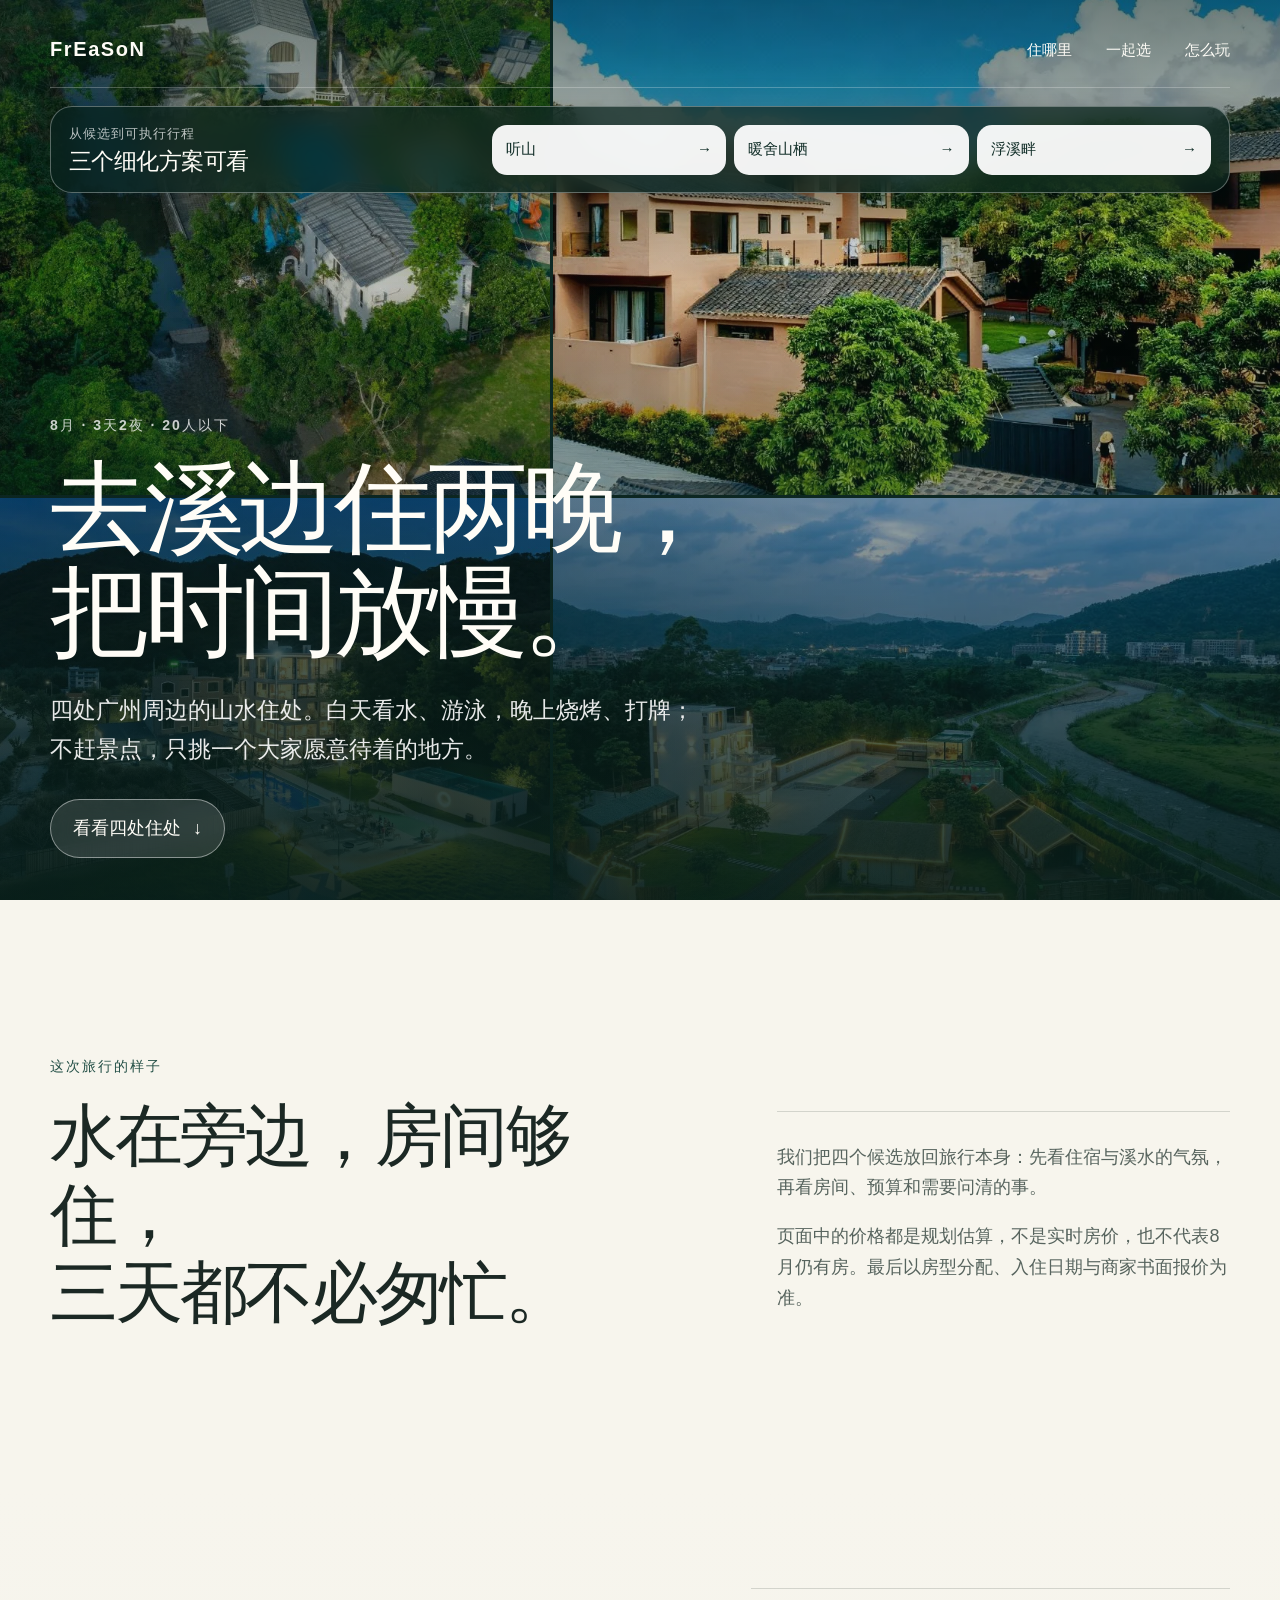
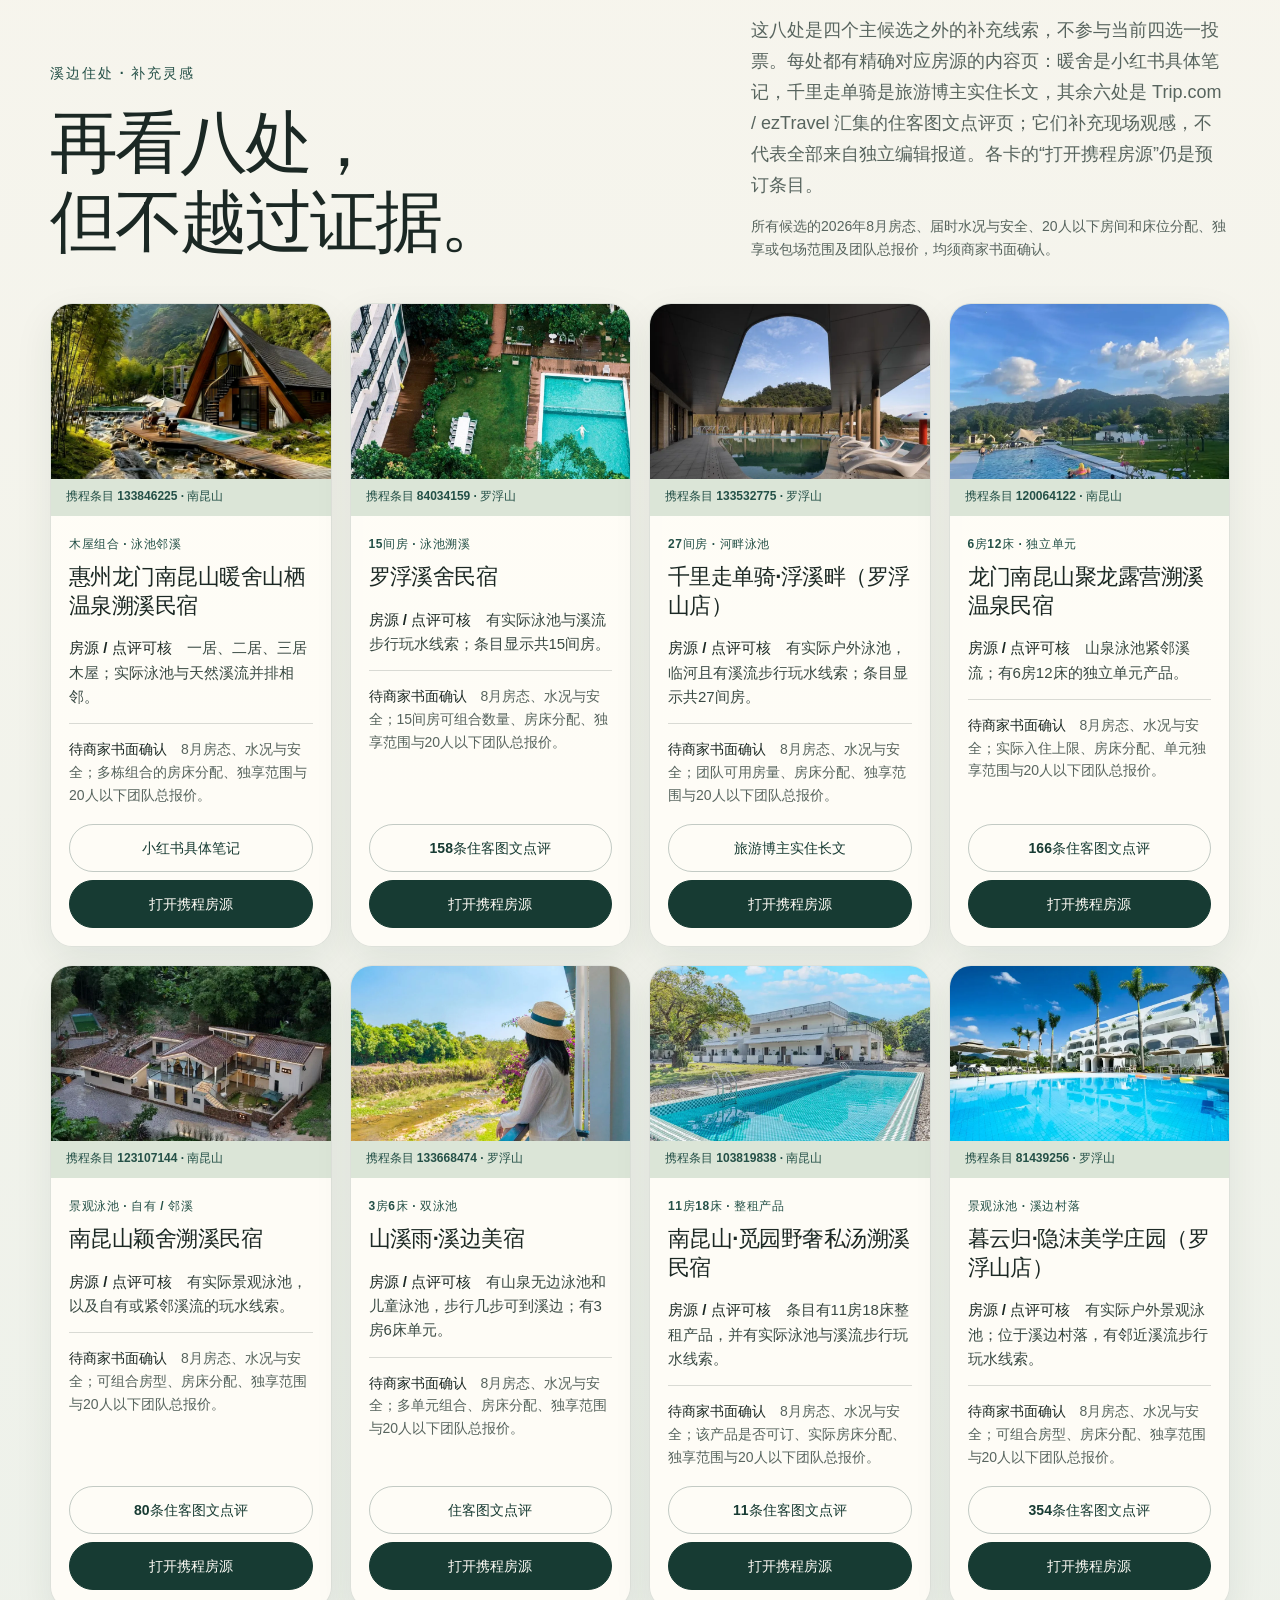
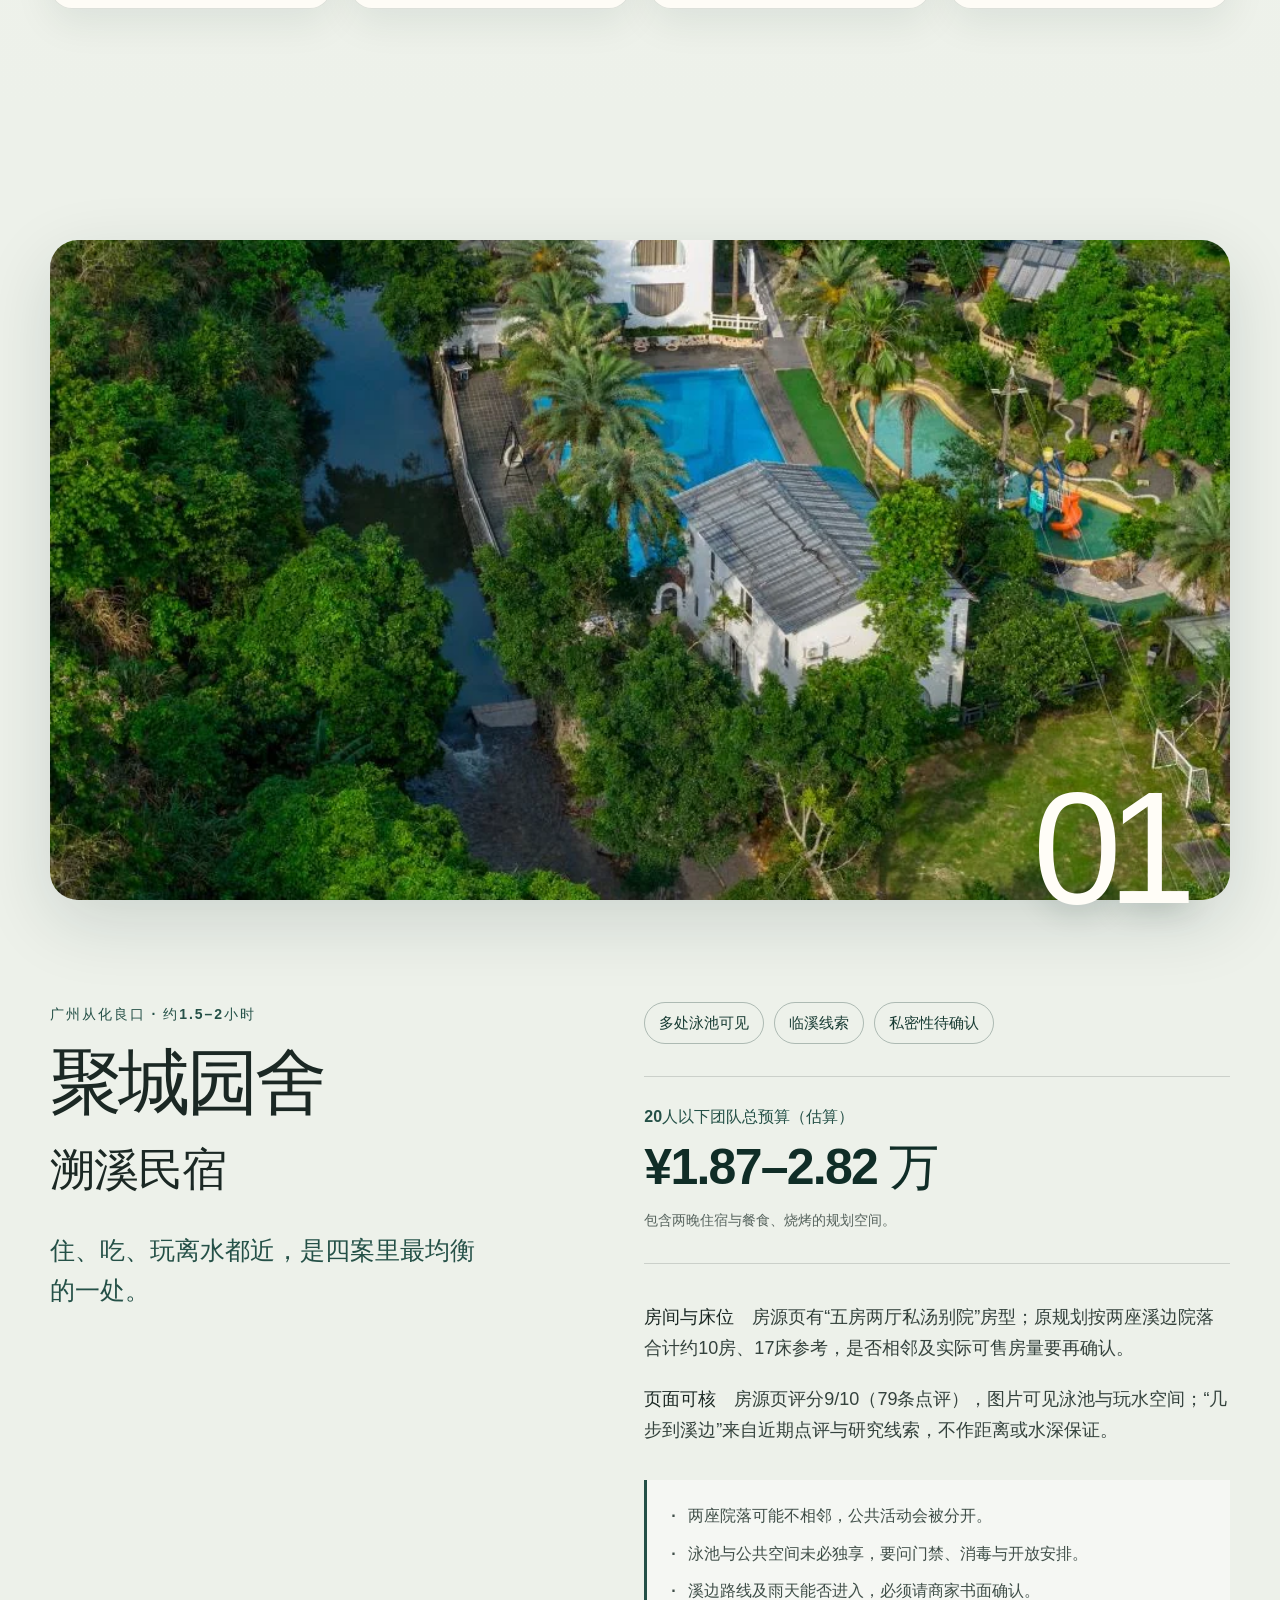
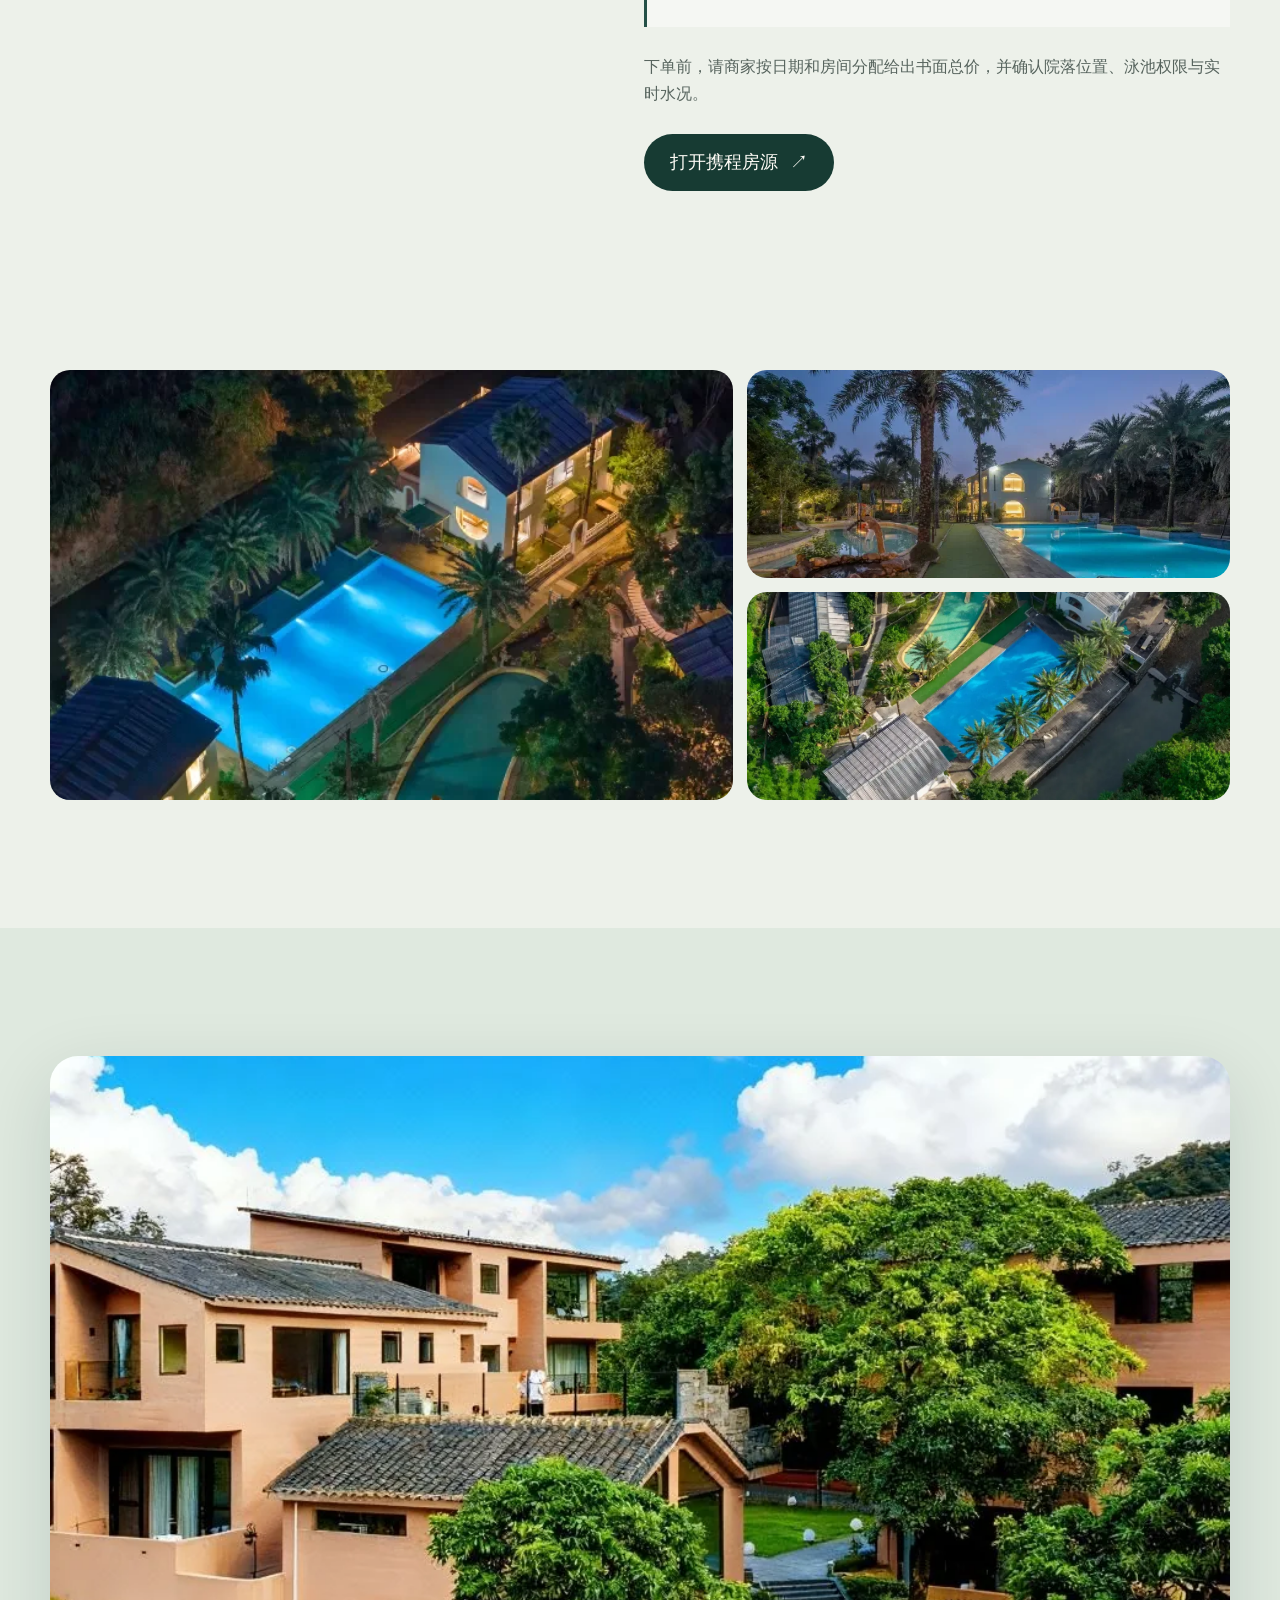
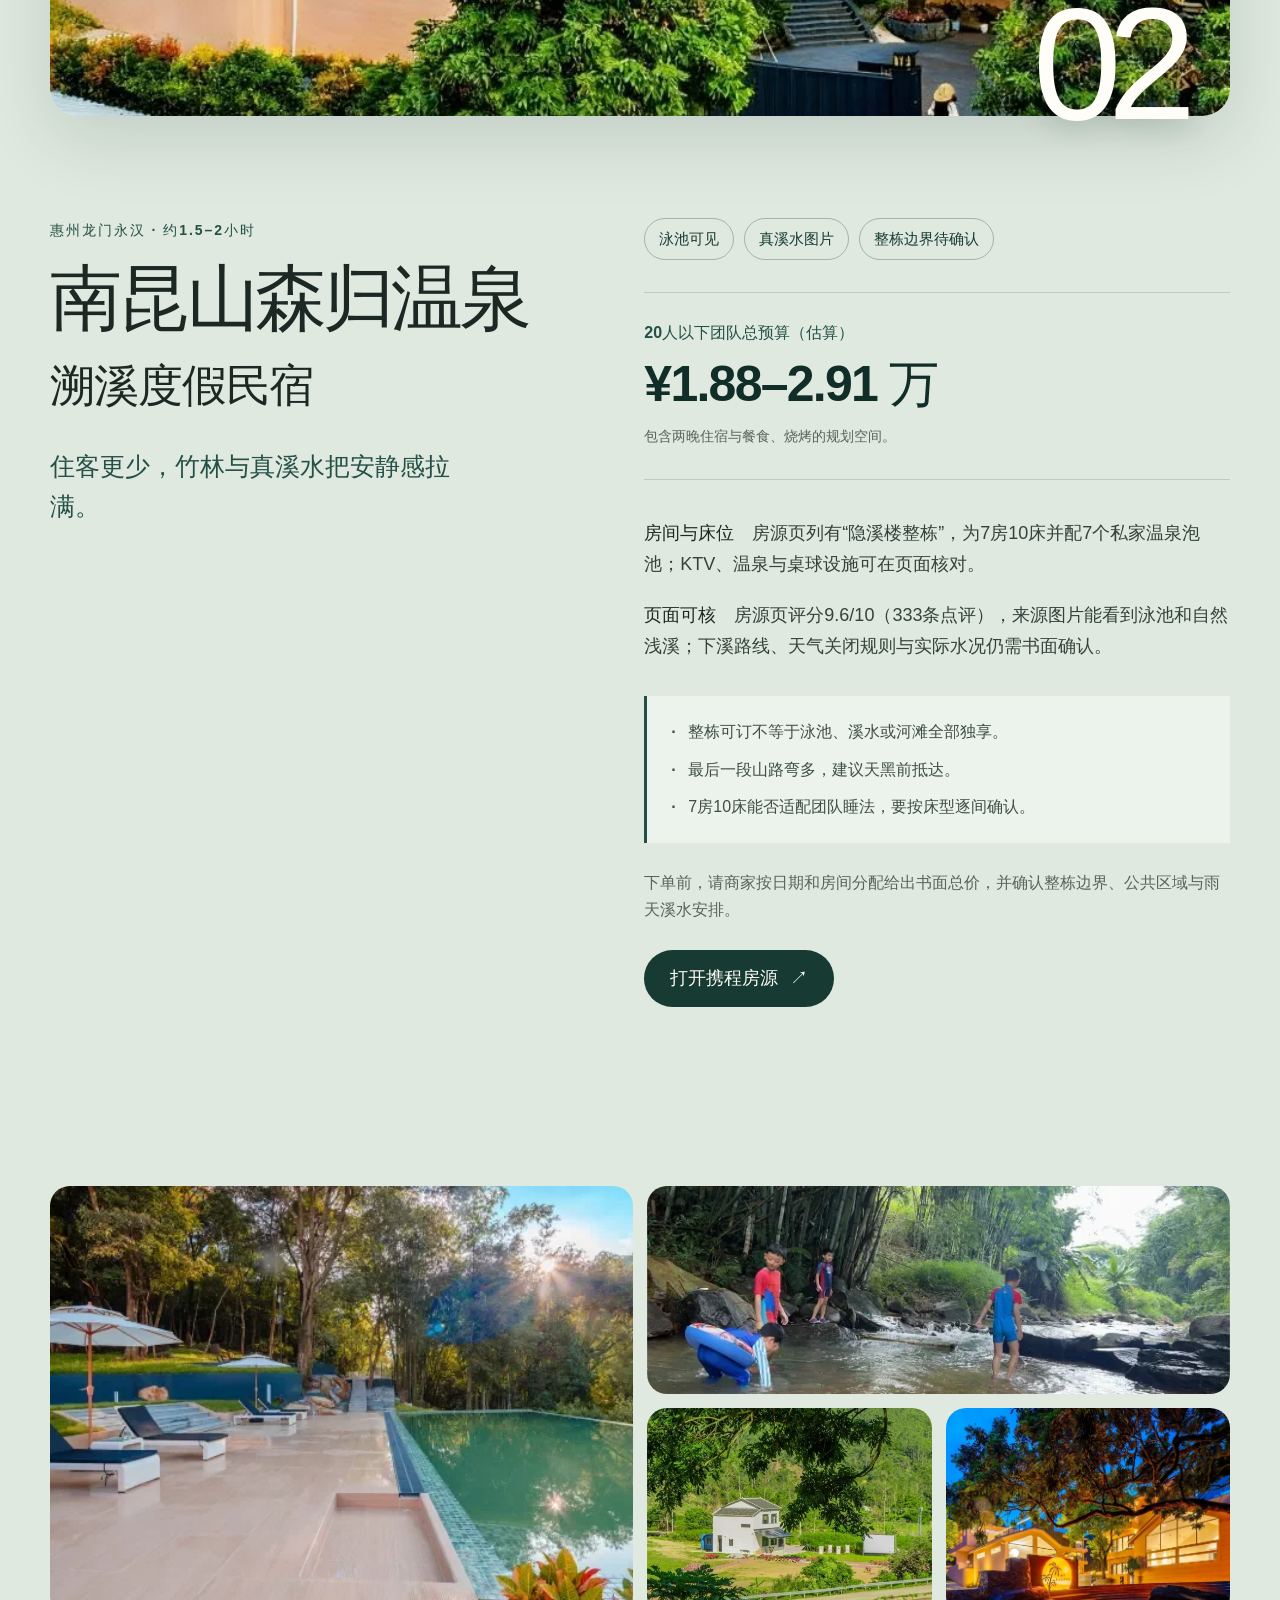
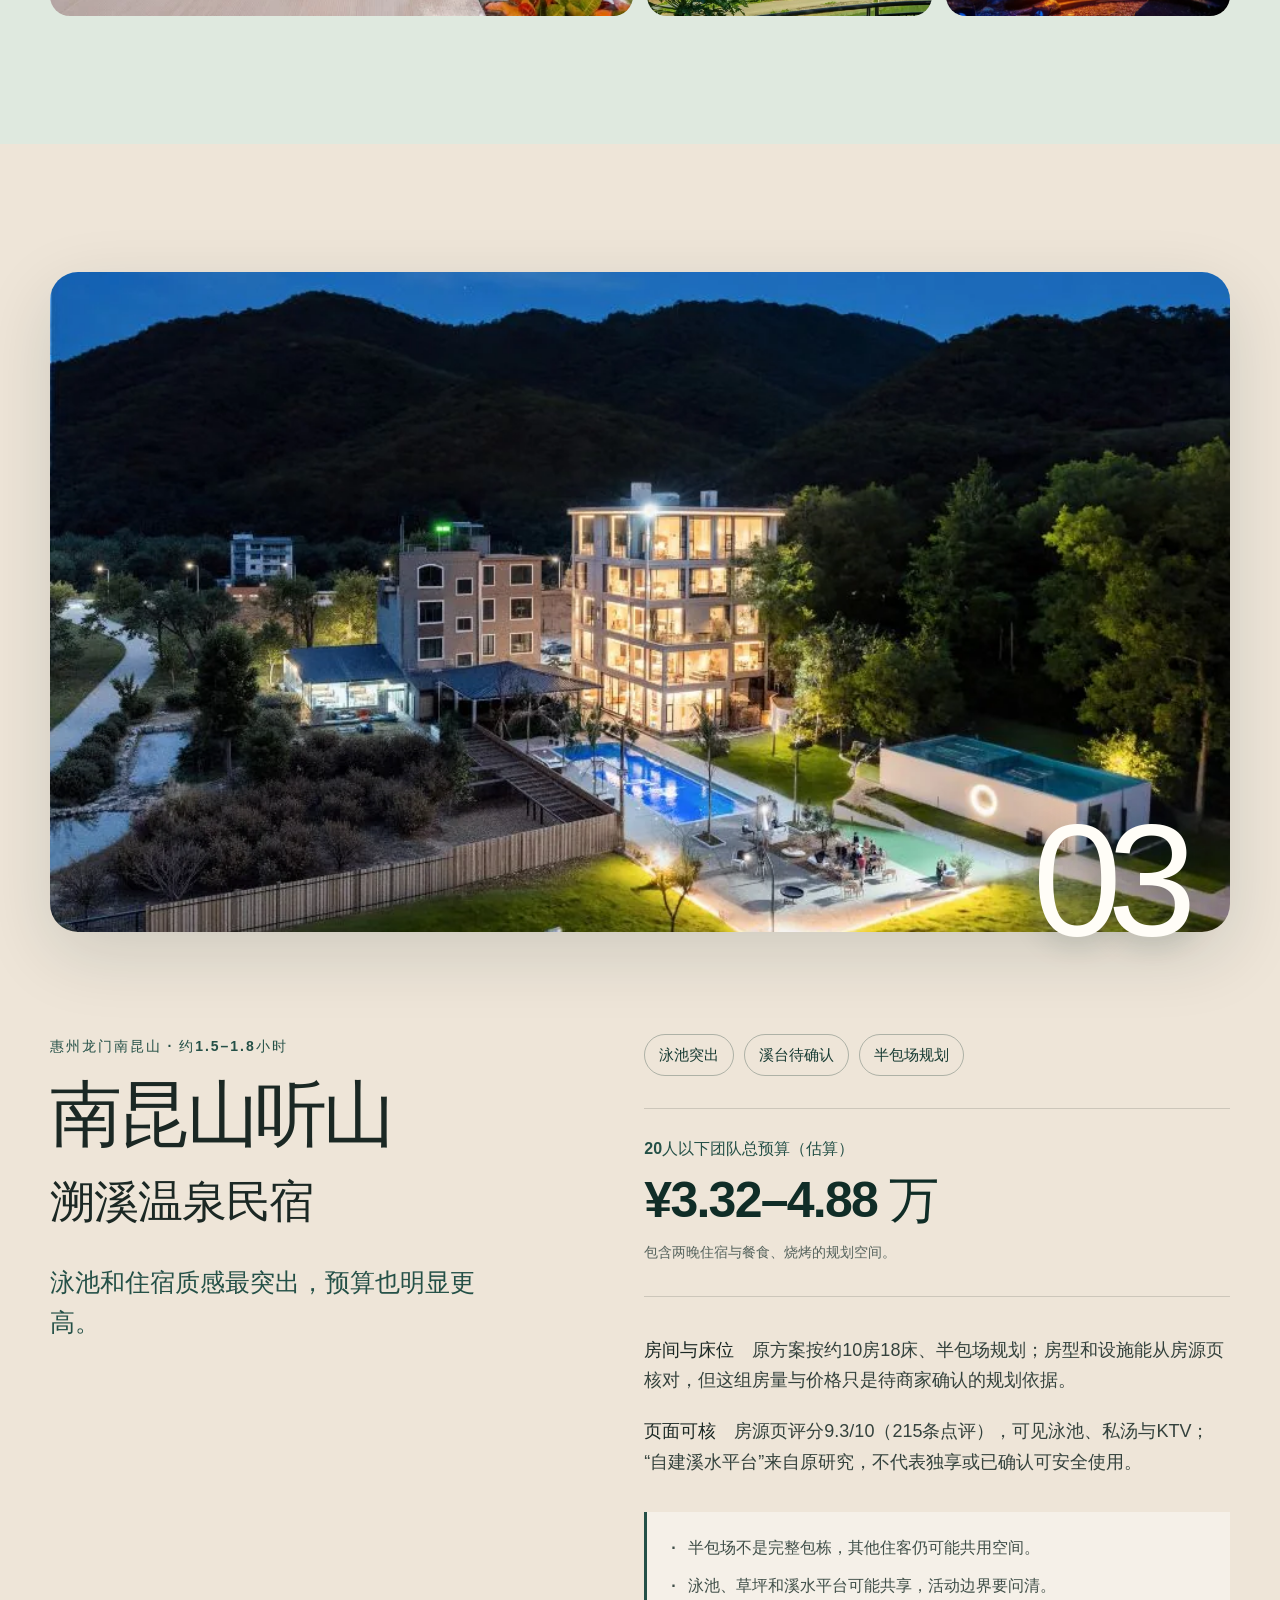
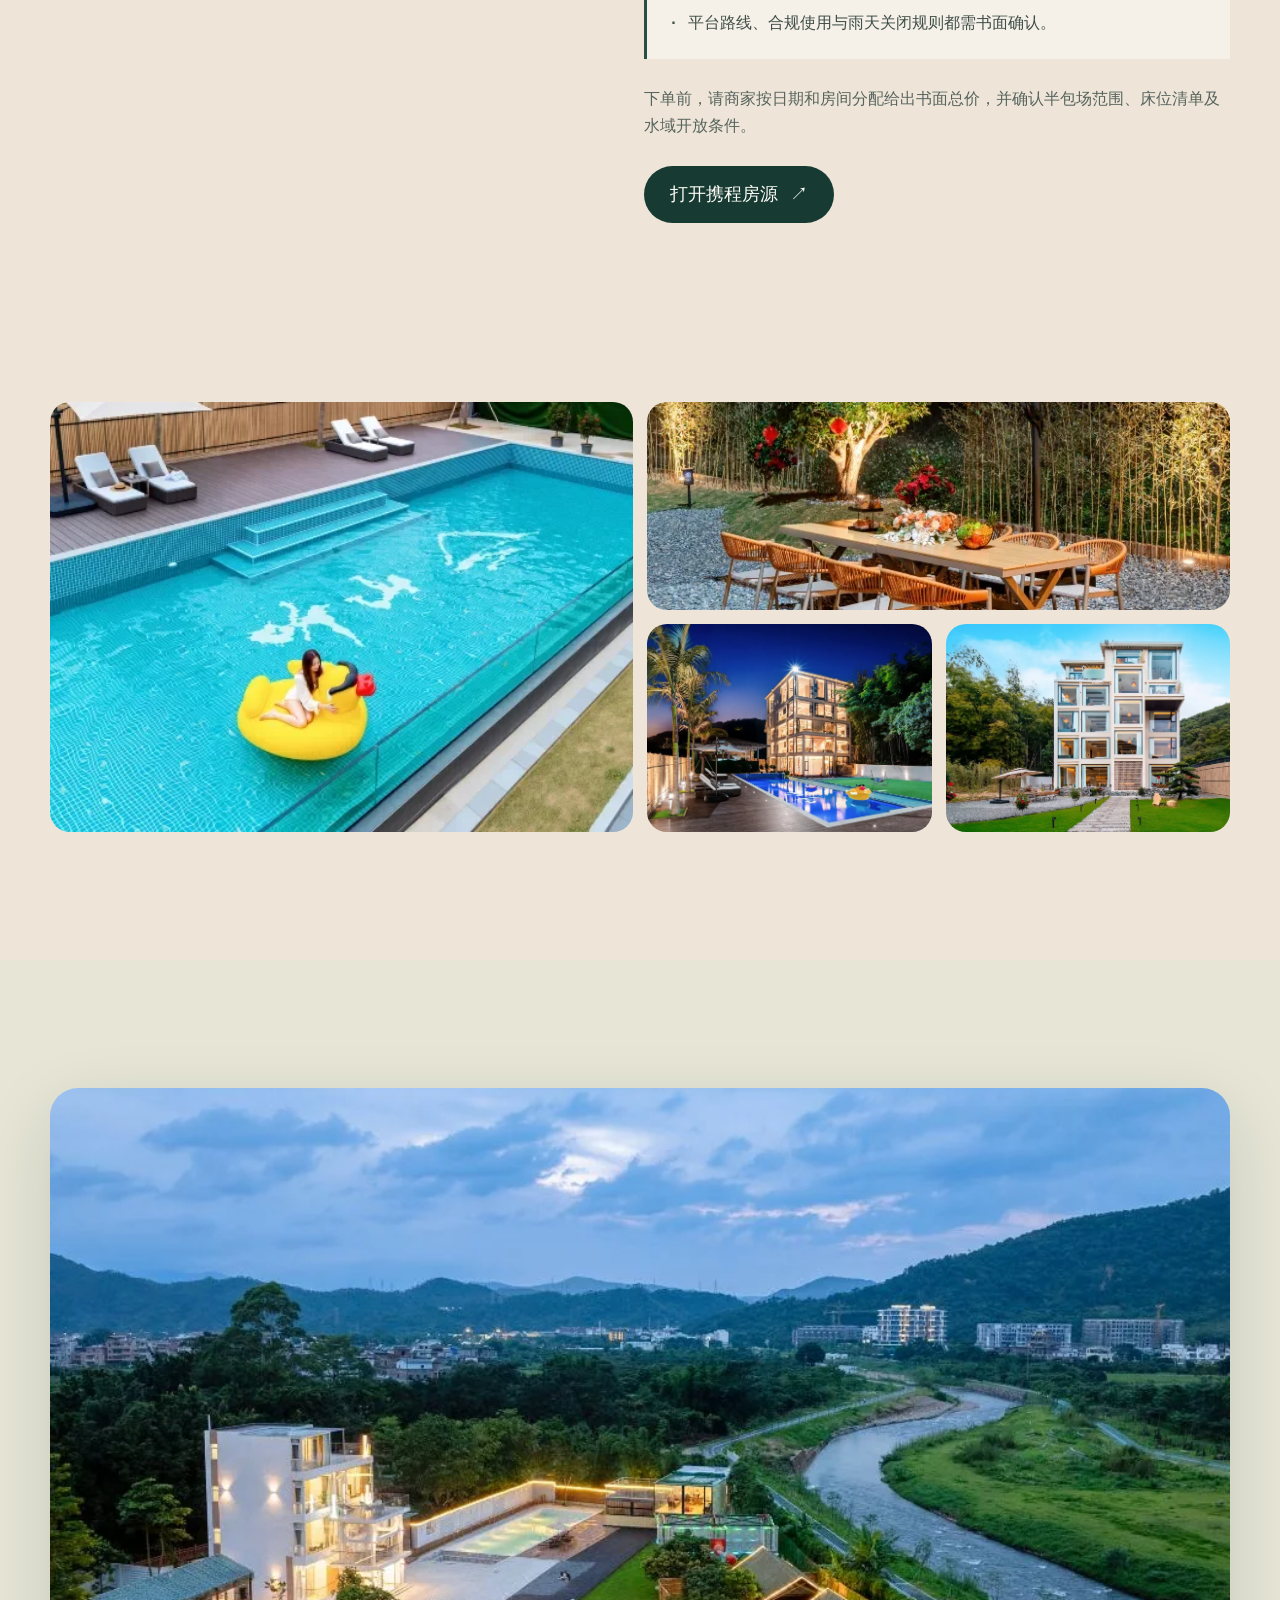
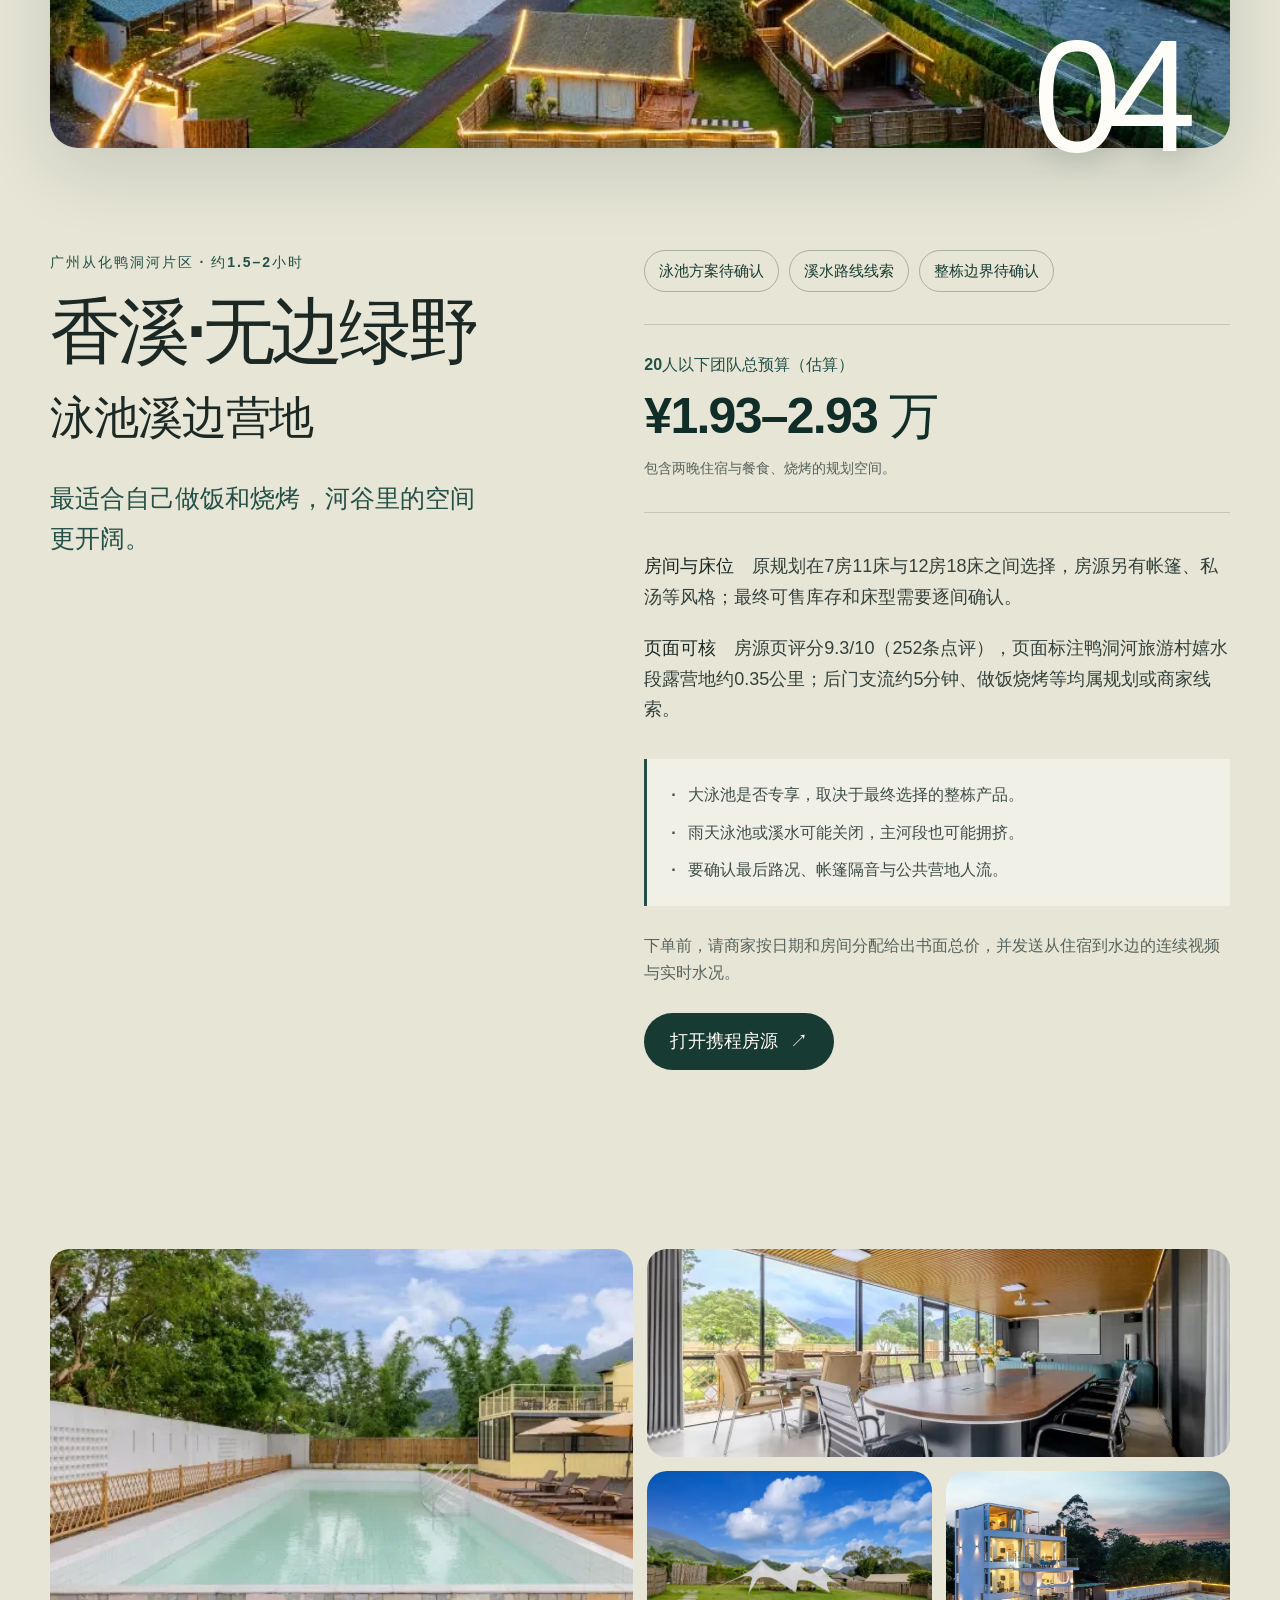
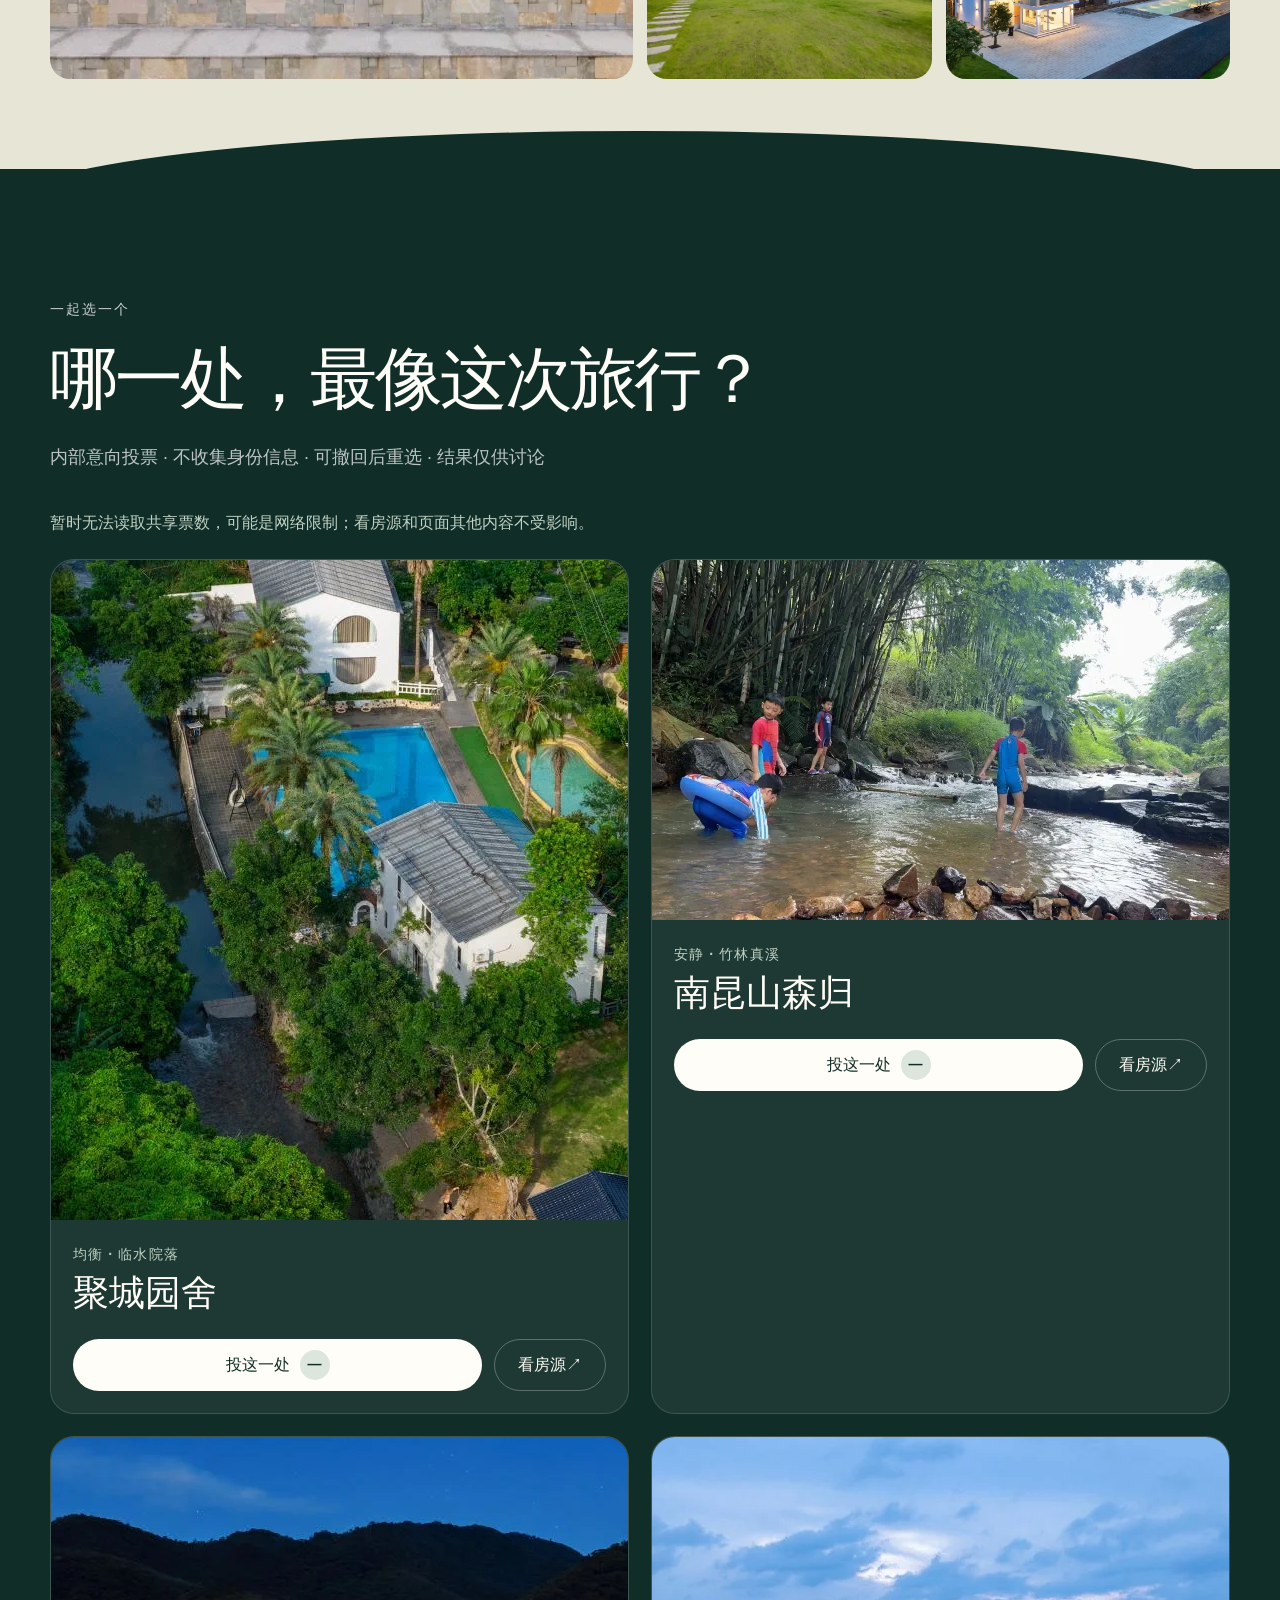
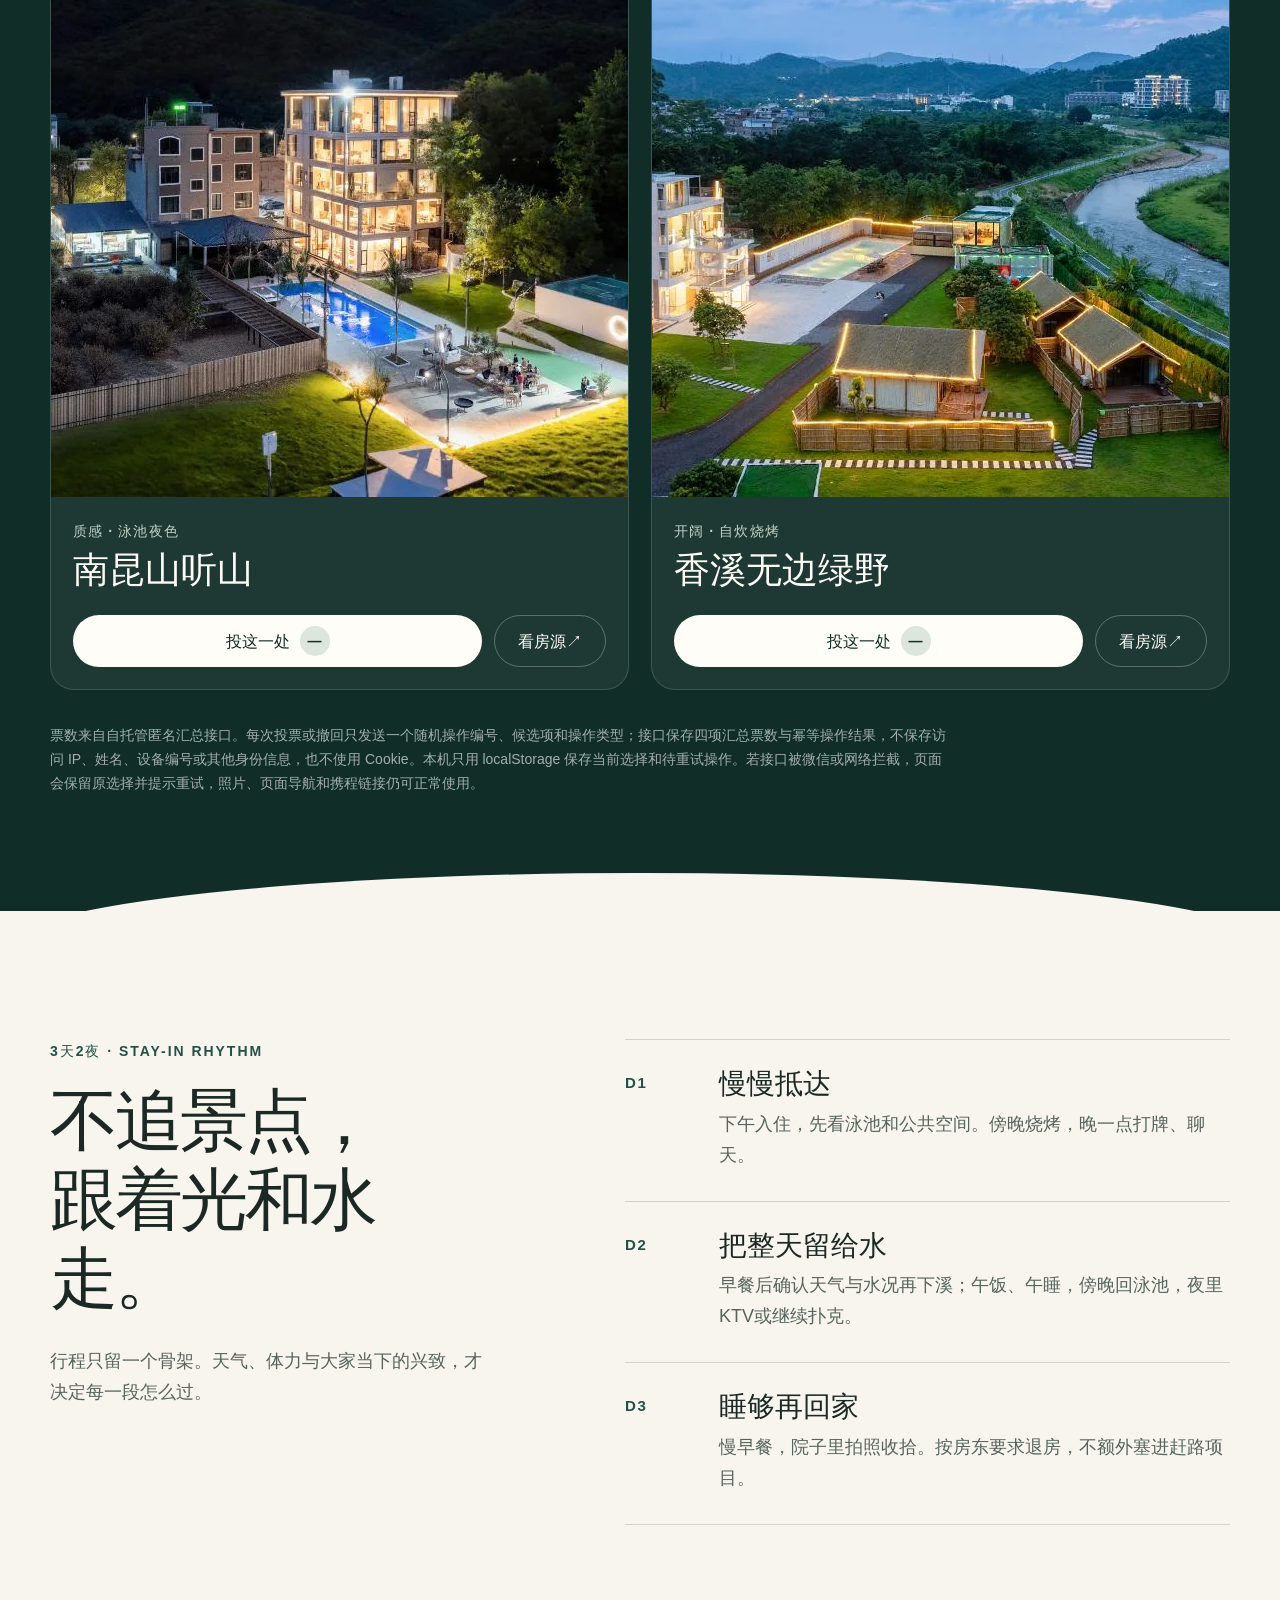
<file: travel/index.html>
<!doctype html>
<html lang="zh-CN">
<head>
  <meta charset="utf-8">
  <meta name="viewport" content="width=device-width, initial-scale=1, viewport-fit=cover">
  <meta name="format-detection" content="telephone=no,email=no,address=no">
  <meta name="theme-color" content="#173b33">
  <title>FrEaSoN 8月旅游方案</title>
  <meta name="description" content="广州周边 · 20人以下 · 溪水泳池民宿精选，四个候选一起投票。">
  <meta itemprop="name" content="FrEaSoN 8月旅游方案">
  <meta itemprop="description" content="广州周边 · 20人以下 · 溪水泳池民宿精选 · 群内投票">
  <meta itemprop="image" content="https://freasont.github.io/assets/share/freason-share-square.jpg">
  <link rel="canonical" href="https://freasont.github.io/travel/">
  <meta property="og:type" content="website">
  <meta property="og:locale" content="zh_CN">
  <meta property="og:site_name" content="FrEaSoN">
  <meta property="og:title" content="FrEaSoN 8月旅游方案">
  <meta property="og:description" content="广州周边 · 20人以下 · 溪水泳池民宿精选 · 群内投票">
  <meta property="og:url" content="https://freasont.github.io/travel/">
  <meta property="og:image" content="https://freasont.github.io/assets/share/freason-august-travel-share.jpg">
  <meta property="og:image:secure_url" content="https://freasont.github.io/assets/share/freason-august-travel-share.jpg">
  <meta property="og:image:type" content="image/jpeg">
  <meta property="og:image:width" content="1200">
  <meta property="og:image:height" content="630">
  <meta property="og:image:alt" content="FrEaSoN 8月旅游方案：广州周边溪水泳池民宿精选">
  <meta name="twitter:card" content="summary_large_image">
  <meta name="twitter:title" content="FrEaSoN 8月旅游方案">
  <meta name="twitter:description" content="广州周边 · 20人以下 · 溪水泳池民宿精选 · 群内投票">
  <meta name="twitter:image" content="https://freasont.github.io/assets/share/freason-august-travel-share.jpg">
  <link rel="icon" href="/favicon.svg" type="image/svg+xml">
  <link rel="apple-touch-icon" href="/assets/share/freason-share-square.jpg">
  <link rel="manifest" href="/manifest.webmanifest">
  <link rel="preload" href="/assets/stays/jucheng-hero.webp" as="image" type="image/webp" fetchpriority="high">
  <link rel="stylesheet" href="/styles.css?v=20260715-3">
  <script src="/poll.js?v=20260714-3" defer></script>
  <script src="/app.js?v=20260715-3" defer></script>
</head>
<body>
  <a class="skip-link" href="#main">跳到主要内容</a>

  <header class="hero" id="top">
    <div class="hero-collage" aria-hidden="true">
      <img src="/assets/stays/jucheng-hero.webp" width="960" height="660" alt="" data-hero-property="jucheng" fetchpriority="high">
      <img src="/assets/stays/sengui-hero.webp" width="960" height="660" alt="" data-hero-property="sengui" decoding="async">
      <img src="/assets/stays/tingshan-hero.webp" width="960" height="660" alt="" data-hero-property="tingshan" decoding="async">
      <img src="/assets/stays/xiangxi-hero.webp" width="960" height="660" alt="" data-hero-property="xiangxi" decoding="async">
    </div>
    <div class="hero__shade" aria-hidden="true"></div>
    <div class="hero__inner shell">
      <nav class="site-nav" aria-label="页面导航">
        <a class="brand" href="#top" aria-label="FrEaSoN 返回顶部">FrEaSoN</a>
        <div class="site-nav__links">
          <a href="#stays">住哪里</a>
          <a href="#poll">一起选</a>
          <a href="#rhythm">怎么玩</a>
        </div>
      </nav>
      <aside class="detail-entry" aria-labelledby="detail-entry-title">
        <div class="detail-entry__copy">
          <p class="detail-entry__kicker">从候选到可执行行程</p>
          <p class="detail-entry__title" id="detail-entry-title">三个细化方案可看</p>
        </div>
        <div class="detail-entry__links">
          <a href="/travel/tingshan/"><span>听山</span><span aria-hidden="true">→</span></a>
          <a href="/travel/nuanshe/"><span>暖舍山栖</span><span aria-hidden="true">→</span></a>
          <a href="/travel/fuxipan/"><span>浮溪畔</span><span aria-hidden="true">→</span></a>
        </div>
      </aside>
      <div class="hero__copy reveal">
        <p class="eyebrow">8月 · 3天2夜 · 20人以下</p>
        <h1>去溪边住两晚，<br>把时间放慢。</h1>
        <p class="hero__lead">四处广州周边的山水住处。白天看水、游泳，晚上烧烤、打牌；不赶景点，只挑一个大家愿意待着的地方。</p>
        <a class="hero__cta" href="#stays">看看四处住处 <span aria-hidden="true">↓</span></a>
      </div>
    </div>
  </header>

  <main id="main">
    <section class="opening shell section" aria-labelledby="opening-title">
      <div class="opening__title reveal">
        <p class="eyebrow dark">这次旅行的样子</p>
        <h2 id="opening-title">水在旁边，房间够住，<br>三天都不必匆忙。</h2>
      </div>
      <div class="opening__note reveal">
        <p>我们把四个候选放回旅行本身：先看住宿与溪水的气氛，再看房间、预算和需要问清的事。</p>
        <p>页面中的价格都是规划估算，不是实时房价，也不代表8月仍有房。最后以房型分配、入住日期与商家书面报价为准。</p>
      </div>
    </section>

    <section class="inspiration section" id="inspiration" aria-labelledby="inspiration-title">
      <div class="shell">
        <div class="inspiration__head">
          <div>
            <p class="eyebrow dark">溪边住处 · 补充灵感</p>
            <h2 id="inspiration-title">再看八处，<br>但不越过证据。</h2>
          </div>
          <div class="inspiration__intro">
            <p>这八处是四个主候选之外的补充线索，不参与当前四选一投票。每处都有精确对应房源的内容页：暖舍是小红书具体笔记，千里走单骑是旅游博主实住长文，其余六处是 Trip.com / ezTravel 汇集的住客图文点评页；它们补充现场观感，不代表全部来自独立编辑报道。各卡的“打开携程房源”仍是预订条目。</p>
            <p class="inspiration__boundary" id="inspiration-boundary">所有候选的2026年8月房态、届时水况与安全、20人以下房间和床位分配、独享或包场范围及团队总报价，均须商家书面确认。</p>
          </div>
        </div>

        <p class="inspiration-swipe" id="inspiration-swipe"><span aria-hidden="true">↔</span> 左右滑动，查看全部八处</p>
        <div class="inspiration-grid" role="list" tabindex="0" aria-label="八处溪边住宿补充灵感，手机可横向滑动" aria-describedby="inspiration-boundary inspiration-swipe">
          <article class="inspiration-card reveal" data-inspiration-id="133846225" role="listitem">
            <figure class="inspiration-card__media">
              <img src="/assets/inspiration/nuanshe-shanqi.webp" width="640" height="850" alt="暖舍山栖木屋、泳池与天然溪流的房源图片" loading="lazy">
              <figcaption>携程条目 133846225 · 南昆山</figcaption>
            </figure>
            <div class="inspiration-card__body">
              <p class="inspiration-card__tag">木屋组合 · 泳池邻溪</p>
              <h3>惠州龙门南昆山暖舍山栖温泉溯溪民宿</h3>
              <p class="inspiration-card__verified"><strong>房源 / 点评可核</strong>　一居、二居、三居木屋；实际泳池与天然溪流并排相邻。</p>
              <p class="inspiration-card__fit"><strong>待商家书面确认</strong>　8月房态、水况与安全；多栋组合的房床分配、独享范围与20人以下团队总报价。</p>
              <div class="inspiration-actions">
                <a class="inspiration-content" href="https://www.xiaohongshu.com/explore/6a53988f000000001003df4d" target="_blank" rel="noopener noreferrer">小红书具体笔记</a>
                <a href="https://hotels.ctrip.com/hotels/133846225.html" target="_blank" rel="noopener noreferrer">打开携程房源</a>
              </div>
            </div>
          </article>

          <article class="inspiration-card reveal" data-inspiration-id="84034159" role="listitem">
            <figure class="inspiration-card__media">
              <img src="/assets/inspiration/luofu-xishe.webp" width="960" height="600" alt="罗浮溪舍建筑、草坪与户外泳池的航拍房源图片" loading="lazy">
              <figcaption>携程条目 84034159 · 罗浮山</figcaption>
            </figure>
            <div class="inspiration-card__body">
              <p class="inspiration-card__tag">15间房 · 泳池溯溪</p>
              <h3>罗浮溪舍民宿</h3>
              <p class="inspiration-card__verified"><strong>房源 / 点评可核</strong>　有实际泳池与溪流步行玩水线索；条目显示共15间房。</p>
              <p class="inspiration-card__fit"><strong>待商家书面确认</strong>　8月房态、水况与安全；15间房可组合数量、房床分配、独享范围与20人以下团队总报价。</p>
              <div class="inspiration-actions">
                <a class="inspiration-content" href="https://tw.trip.com/hotels/boluo-hotel-detail-84034159/xishe-guesthouse" target="_blank" rel="noopener noreferrer">158条住客图文点评</a>
                <a href="https://hotels.ctrip.com/hotels/84034159.html" target="_blank" rel="noopener noreferrer">打开携程房源</a>
              </div>
            </div>
          </article>

          <article class="inspiration-card reveal" data-inspiration-id="133532775" role="listitem">
            <figure class="inspiration-card__media">
              <img src="/assets/inspiration/qianli-fuxipan.webp" width="960" height="600" alt="千里走单骑浮溪畔山景建筑环抱的户外泳池房源图片" loading="lazy">
              <figcaption>携程条目 133532775 · 罗浮山</figcaption>
            </figure>
            <div class="inspiration-card__body">
              <p class="inspiration-card__tag">27间房 · 河畔泳池</p>
              <h3>千里走单骑·浮溪畔（罗浮山店）</h3>
              <p class="inspiration-card__verified"><strong>房源 / 点评可核</strong>　有实际户外泳池，临河且有溪流步行玩水线索；条目显示共27间房。</p>
              <p class="inspiration-card__fit"><strong>待商家书面确认</strong>　8月房态、水况与安全；团队可用房量、房床分配、独享范围与20人以下团队总报价。</p>
              <div class="inspiration-actions">
                <a class="inspiration-content" href="https://www.sina.cn/news/detail/5316735519690343.html" target="_blank" rel="noopener noreferrer">旅游博主实住长文</a>
                <a href="https://hotels.ctrip.com/hotels/133532775.html" target="_blank" rel="noopener noreferrer">打开携程房源</a>
              </div>
            </div>
          </article>

          <article class="inspiration-card reveal" data-inspiration-id="120064122" role="listitem">
            <figure class="inspiration-card__media">
              <img src="/assets/inspiration/julong-nankunshan.webp" width="960" height="600" alt="聚龙露营溯溪民宿山景、草坪与户外泳池的房源图片" loading="lazy">
              <figcaption>携程条目 120064122 · 南昆山</figcaption>
            </figure>
            <div class="inspiration-card__body">
              <p class="inspiration-card__tag">6房12床 · 独立单元</p>
              <h3>龙门南昆山聚龙露营溯溪温泉民宿</h3>
              <p class="inspiration-card__verified"><strong>房源 / 点评可核</strong>　山泉泳池紧邻溪流；有6房12床的独立单元产品。</p>
              <p class="inspiration-card__fit"><strong>待商家书面确认</strong>　8月房态、水况与安全；实际入住上限、房床分配、单元独享范围与20人以下团队总报价。</p>
              <div class="inspiration-actions">
                <a class="inspiration-content" href="https://hk.trip.com/hotels/longmen-hotel-detail-120064122/anan-kuan-mountain-ju-long-homestay" target="_blank" rel="noopener noreferrer">166条住客图文点评</a>
                <a href="https://hotels.ctrip.com/hotels/120064122.html" target="_blank" rel="noopener noreferrer">打开携程房源</a>
              </div>
            </div>
          </article>

          <article class="inspiration-card reveal" data-inspiration-id="123107144" role="listitem">
            <figure class="inspiration-card__media">
              <img src="/assets/inspiration/yingshe-nankunshan.webp" width="960" height="600" alt="颖舍民宿竹林中的建筑与户外泳池航拍房源图片" loading="lazy">
              <figcaption>携程条目 123107144 · 南昆山</figcaption>
            </figure>
            <div class="inspiration-card__body">
              <p class="inspiration-card__tag">景观泳池 · 自有 / 邻溪</p>
              <h3>南昆山颖舍溯溪民宿</h3>
              <p class="inspiration-card__verified"><strong>房源 / 点评可核</strong>　有实际景观泳池，以及自有或紧邻溪流的玩水线索。</p>
              <p class="inspiration-card__fit"><strong>待商家书面确认</strong>　8月房态、水况与安全；可组合房型、房床分配、独享范围与20人以下团队总报价。</p>
              <div class="inspiration-actions">
                <a class="inspiration-content" href="https://hk.trip.com/hotels/longmen-hotel-detail-123107144/nankunshan-yingshe-homestay" target="_blank" rel="noopener noreferrer">80条住客图文点评</a>
                <a href="https://hotels.ctrip.com/hotels/123107144.html" target="_blank" rel="noopener noreferrer">打开携程房源</a>
              </div>
            </div>
          </article>

          <article class="inspiration-card reveal" data-inspiration-id="133668474" role="listitem">
            <figure class="inspiration-card__media">
              <img src="/assets/inspiration/shanxiyu-luofushan.webp" width="960" height="600" alt="山溪雨溪边美宿客房旁可见天然溪流的房源图片" loading="lazy">
              <figcaption>携程条目 133668474 · 罗浮山</figcaption>
            </figure>
            <div class="inspiration-card__body">
              <p class="inspiration-card__tag">3房6床 · 双泳池</p>
              <h3>山溪雨·溪边美宿</h3>
              <p class="inspiration-card__verified"><strong>房源 / 点评可核</strong>　有山泉无边泳池和儿童泳池，步行几步可到溪边；有3房6床单元。</p>
              <p class="inspiration-card__fit"><strong>待商家书面确认</strong>　8月房态、水况与安全；多单元组合、房床分配、独享范围与20人以下团队总报价。</p>
              <div class="inspiration-actions">
                <a class="inspiration-content" href="https://tw.trip.com/hotels/boluo-hotel-detail-133668474/sxy" target="_blank" rel="noopener noreferrer">住客图文点评</a>
                <a href="https://hotels.ctrip.com/hotels/133668474.html" target="_blank" rel="noopener noreferrer">打开携程房源</a>
              </div>
            </div>
          </article>

          <article class="inspiration-card reveal" data-inspiration-id="103819838" role="listitem">
            <figure class="inspiration-card__media">
              <img src="/assets/inspiration/miyuan-nankunshan.webp" width="960" height="600" alt="觅园野奢民宿白色建筑与户外泳池的房源图片" loading="lazy">
              <figcaption>携程条目 103819838 · 南昆山</figcaption>
            </figure>
            <div class="inspiration-card__body">
              <p class="inspiration-card__tag">11房18床 · 整租产品</p>
              <h3>南昆山·觅园野奢私汤溯溪民宿</h3>
              <p class="inspiration-card__verified"><strong>房源 / 点评可核</strong>　条目有11房18床整租产品，并有实际泳池与溪流步行玩水线索。</p>
              <p class="inspiration-card__fit"><strong>待商家书面确认</strong>　8月房态、水况与安全；该产品是否可订、实际房床分配、独享范围与20人以下团队总报价。</p>
              <div class="inspiration-actions">
                <a class="inspiration-content" href="https://hk.trip.com/hotels/longmen-hotel-detail-103819838/mi-yuan-jing-pin-min-su" target="_blank" rel="noopener noreferrer">11条住客图文点评</a>
                <a href="https://hotels.ctrip.com/hotels/103819838.html" target="_blank" rel="noopener noreferrer">打开携程房源</a>
              </div>
            </div>
          </article>

          <article class="inspiration-card reveal" data-inspiration-id="81439256" role="listitem">
            <figure class="inspiration-card__media">
              <img src="/assets/inspiration/muyungui-luofushan.webp" width="960" height="600" alt="暮云归隐沫美学庄园白色庄园与户外泳池的房源图片" loading="lazy">
              <figcaption>携程条目 81439256 · 罗浮山</figcaption>
            </figure>
            <div class="inspiration-card__body">
              <p class="inspiration-card__tag">景观泳池 · 溪边村落</p>
              <h3>暮云归·隐沫美学庄园（罗浮山店）</h3>
              <p class="inspiration-card__verified"><strong>房源 / 点评可核</strong>　有实际户外景观泳池；位于溪边村落，有邻近溪流步行玩水线索。</p>
              <p class="inspiration-card__fit"><strong>待商家书面确认</strong>　8月房态、水况与安全；可组合房型、房床分配、独享范围与20人以下团队总报价。</p>
              <div class="inspiration-actions">
                <a class="inspiration-content" href="https://hotel.eztravel.com.tw/detail-boluo-21728-81439256/muyungui-resort" target="_blank" rel="noopener noreferrer">354条住客图文点评</a>
                <a href="https://hotels.ctrip.com/hotels/81439256.html" target="_blank" rel="noopener noreferrer">打开携程房源</a>
              </div>
            </div>
          </article>
        </div>
      </div>
    </section>

    <div id="stays" class="stays" aria-label="四个住宿候选">
      <article class="stay" id="jucheng" data-property="jucheng" aria-labelledby="jucheng-title">
        <div class="stay__hero shell reveal">
          <img src="/assets/stays/jucheng-hero.webp" width="960" height="660" alt="聚城园舍周边树木、水面与泳池的房源图片" loading="lazy">
          <div class="stay__number" aria-hidden="true">01</div>
        </div>
        <div class="stay__body shell">
          <div class="stay__intro reveal">
            <p class="eyebrow dark">广州从化良口 · 约1.5–2小时</p>
            <h2 id="jucheng-title">聚城园舍<br><span>溯溪民宿</span></h2>
            <p class="stay__mood">住、吃、玩离水都近，是四案里最均衡的一处。</p>
          </div>
          <div class="stay__details reveal">
            <div class="chips" aria-label="主要特点">
              <span>多处泳池可见</span><span>临溪线索</span><span>私密性待确认</span>
            </div>
            <div class="budget">
              <p>20人以下团队总预算（估算）</p>
              <strong>¥1.87–2.82 万</strong>
              <small>包含两晚住宿与餐食、烧烤的规划空间。</small>
            </div>
            <p class="fact"><strong>房间与床位</strong>　房源页有“五房两厅私汤别院”房型；原规划按两座溪边院落合计约10房、17床参考，是否相邻及实际可售房量要再确认。</p>
            <p class="fact"><strong>页面可核</strong>　房源页评分9/10（79条点评），图片可见泳池与玩水空间；“几步到溪边”来自近期点评与研究线索，不作距离或水深保证。</p>
            <div class="caveats">
              <p>两座院落可能不相邻，公共活动会被分开。</p>
              <p>泳池与公共空间未必独享，要问门禁、消毒与开放安排。</p>
              <p>溪边路线及雨天能否进入，必须请商家书面确认。</p>
            </div>
            <p class="confirm">下单前，请商家按日期和房间分配给出书面总价，并确认院落位置、泳池权限与实时水况。</p>
            <a class="property-cta" href="https://hotels.ctrip.com/hotels/5653016.html" target="_blank" rel="noopener noreferrer">打开携程房源 <span aria-hidden="true">↗</span></a>
          </div>
          <div class="mosaic mosaic--three reveal" aria-label="聚城园舍房源图片">
            <img src="/assets/stays/jucheng-stay.webp" width="600" height="360" alt="聚城园舍夜间泳池与院落" loading="lazy">
            <img src="/assets/stays/jucheng-stream.webp" width="600" height="360" alt="聚城园舍泳池与水边环境" loading="lazy">
            <img src="/assets/stays/jucheng-gallery-a.webp" width="1138" height="853" alt="聚城园舍泳池与院落航拍" loading="lazy">
          </div>
        </div>
      </article>

      <article class="stay stay--sage" id="sengui" data-property="sengui" aria-labelledby="sengui-title">
        <div class="stay__hero shell reveal">
          <img src="/assets/stays/sengui-hero.webp" width="960" height="660" alt="南昆山森归温泉民宿与山林泳池的房源图片" loading="lazy">
          <div class="stay__number" aria-hidden="true">02</div>
        </div>
        <div class="stay__body shell">
          <div class="stay__intro reveal">
            <p class="eyebrow dark">惠州龙门永汉 · 约1.5–2小时</p>
            <h2 id="sengui-title">南昆山森归温泉<br><span>溯溪度假民宿</span></h2>
            <p class="stay__mood">住客更少，竹林与真溪水把安静感拉满。</p>
          </div>
          <div class="stay__details reveal">
            <div class="chips" aria-label="主要特点">
              <span>泳池可见</span><span>真溪水图片</span><span>整栋边界待确认</span>
            </div>
            <div class="budget">
              <p>20人以下团队总预算（估算）</p>
              <strong>¥1.88–2.91 万</strong>
              <small>包含两晚住宿与餐食、烧烤的规划空间。</small>
            </div>
            <p class="fact"><strong>房间与床位</strong>　房源页列有“隐溪楼整栋”，为7房10床并配7个私家温泉泡池；KTV、温泉与桌球设施可在页面核对。</p>
            <p class="fact"><strong>页面可核</strong>　房源页评分9.6/10（333条点评），来源图片能看到泳池和自然浅溪；下溪路线、天气关闭规则与实际水况仍需书面确认。</p>
            <div class="caveats">
              <p>整栋可订不等于泳池、溪水或河滩全部独享。</p>
              <p>最后一段山路弯多，建议天黑前抵达。</p>
              <p>7房10床能否适配团队睡法，要按床型逐间确认。</p>
            </div>
            <p class="confirm">下单前，请商家按日期和房间分配给出书面总价，并确认整栋边界、公共区域与雨天溪水安排。</p>
            <a class="property-cta" href="https://hotels.ctrip.com/hotels/112741005.html" target="_blank" rel="noopener noreferrer">打开携程房源 <span aria-hidden="true">↗</span></a>
          </div>
          <div class="mosaic mosaic--four reveal" aria-label="南昆山森归房源图片">
            <img src="/assets/stays/sengui-stay.webp" width="600" height="360" alt="南昆山森归山林泳池" loading="lazy">
            <img src="/assets/stays/sengui-stream.webp" width="600" height="360" alt="南昆山森归来源图片中的自然浅溪" loading="lazy">
            <img src="/assets/stays/sengui-gallery-a.webp" width="1057" height="853" alt="南昆山森归山林与户外草坪" loading="lazy">
            <img src="/assets/stays/sengui-gallery-b.webp" width="1280" height="853" alt="南昆山森归夜间院落与住宿建筑" loading="lazy">
          </div>
        </div>
      </article>

      <article class="stay stay--warm" id="tingshan" data-property="tingshan" aria-labelledby="tingshan-title">
        <div class="stay__hero shell reveal">
          <img src="/assets/stays/tingshan-hero.webp" width="960" height="660" alt="南昆山听山温泉民宿夜景与泳池的房源图片" loading="lazy">
          <div class="stay__number" aria-hidden="true">03</div>
        </div>
        <div class="stay__body shell">
          <div class="stay__intro reveal">
            <p class="eyebrow dark">惠州龙门南昆山 · 约1.5–1.8小时</p>
            <h2 id="tingshan-title">南昆山听山<br><span>溯溪温泉民宿</span></h2>
            <p class="stay__mood">泳池和住宿质感最突出，预算也明显更高。</p>
          </div>
          <div class="stay__details reveal">
            <div class="chips" aria-label="主要特点">
              <span>泳池突出</span><span>溪台待确认</span><span>半包场规划</span>
            </div>
            <div class="budget">
              <p>20人以下团队总预算（估算）</p>
              <strong>¥3.32–4.88 万</strong>
              <small>包含两晚住宿与餐食、烧烤的规划空间。</small>
            </div>
            <p class="fact"><strong>房间与床位</strong>　原方案按约10房18床、半包场规划；房型和设施能从房源页核对，但这组房量与价格只是待商家确认的规划依据。</p>
            <p class="fact"><strong>页面可核</strong>　房源页评分9.3/10（215条点评），可见泳池、私汤与KTV；“自建溪水平台”来自原研究，不代表独享或已确认可安全使用。</p>
            <div class="caveats">
              <p>半包场不是完整包栋，其他住客仍可能共用空间。</p>
              <p>泳池、草坪和溪水平台可能共享，活动边界要问清。</p>
              <p>平台路线、合规使用与雨天关闭规则都需书面确认。</p>
            </div>
            <p class="confirm">下单前，请商家按日期和房间分配给出书面总价，并确认半包场范围、床位清单及水域开放条件。</p>
            <a class="property-cta" href="https://hotels.ctrip.com/hotels/127225411.html" target="_blank" rel="noopener noreferrer">打开携程房源 <span aria-hidden="true">↗</span></a>
          </div>
          <div class="mosaic mosaic--four reveal" aria-label="南昆山听山房源图片">
            <img src="/assets/stays/tingshan-stay.webp" width="600" height="360" alt="南昆山听山户外泳池" loading="lazy">
            <img src="/assets/stays/tingshan-stream.webp" width="600" height="360" alt="南昆山听山山林户外餐桌空间" loading="lazy">
            <img src="/assets/stays/tingshan-gallery-a.webp" width="1280" height="853" alt="南昆山听山夜间泳池与住宿建筑" loading="lazy">
            <img src="/assets/stays/tingshan-gallery-b.webp" width="1280" height="853" alt="南昆山听山山林中的住宿建筑" loading="lazy">
          </div>
        </div>
      </article>

      <article class="stay stay--sand stay--to-poll" id="xiangxi" data-property="xiangxi" aria-labelledby="xiangxi-title">
        <div class="stay__hero shell reveal">
          <img src="/assets/stays/xiangxi-hero.webp" width="960" height="660" alt="香溪无边绿野泳池溪边营地的房源图片" loading="lazy">
          <div class="stay__number" aria-hidden="true">04</div>
        </div>
        <div class="stay__body shell">
          <div class="stay__intro reveal">
            <p class="eyebrow dark">广州从化鸭洞河片区 · 约1.5–2小时</p>
            <h2 id="xiangxi-title">香溪·无边绿野<br><span>泳池溪边营地</span></h2>
            <p class="stay__mood">最适合自己做饭和烧烤，河谷里的空间更开阔。</p>
          </div>
          <div class="stay__details reveal">
            <div class="chips" aria-label="主要特点">
              <span>泳池方案待确认</span><span>溪水路线线索</span><span>整栋边界待确认</span>
            </div>
            <div class="budget">
              <p>20人以下团队总预算（估算）</p>
              <strong>¥1.93–2.93 万</strong>
              <small>包含两晚住宿与餐食、烧烤的规划空间。</small>
            </div>
            <p class="fact"><strong>房间与床位</strong>　原规划在7房11床与12房18床之间选择，房源另有帐篷、私汤等风格；最终可售库存和床型需要逐间确认。</p>
            <p class="fact"><strong>页面可核</strong>　房源页评分9.3/10（252条点评），页面标注鸭洞河旅游村嬉水段露营地约0.35公里；后门支流约5分钟、做饭烧烤等均属规划或商家线索。</p>
            <div class="caveats">
              <p>大泳池是否专享，取决于最终选择的整栋产品。</p>
              <p>雨天泳池或溪水可能关闭，主河段也可能拥挤。</p>
              <p>要确认最后路况、帐篷隔音与公共营地人流。</p>
            </div>
            <p class="confirm">下单前，请商家按日期和房间分配给出书面总价，并发送从住宿到水边的连续视频与实时水况。</p>
            <a class="property-cta" href="https://hotels.ctrip.com/hotels/120818508.html" target="_blank" rel="noopener noreferrer">打开携程房源 <span aria-hidden="true">↗</span></a>
          </div>
          <div class="mosaic mosaic--four reveal" aria-label="香溪无边绿野房源图片">
            <img src="/assets/stays/xiangxi-stay.webp" width="600" height="360" alt="香溪无边绿野户外泳池" loading="lazy">
            <img src="/assets/stays/xiangxi-stream.webp" width="600" height="360" alt="香溪无边绿野公共活动空间" loading="lazy">
            <img src="/assets/stays/xiangxi-gallery-a.webp" width="1280" height="853" alt="香溪无边绿野山景草坪与天幕" loading="lazy">
            <img src="/assets/stays/xiangxi-gallery-b.webp" width="1280" height="719" alt="香溪无边绿野傍晚住宿建筑与泳池" loading="lazy">
          </div>
        </div>
      </article>
    </div>

    <section class="poll poll--bridge section" id="poll" aria-labelledby="poll-title">
      <div class="shell">
        <div class="section-head reveal">
          <p class="eyebrow">一起选一个</p>
          <h2 id="poll-title">哪一处，最像这次旅行？</h2>
          <p>内部意向投票 · 不收集身份信息 · 可撤回后重选 · 结果仅供讨论</p>
        </div>
        <p class="poll__status" id="poll-status" role="status" aria-live="polite">正在读取大家的选择…</p>
        <div class="poll-grid" id="poll-grid">
          <article class="poll-card" data-poll-slug="jucheng">
            <img src="/assets/stays/jucheng-hero.webp" width="960" height="660" alt="聚城园舍候选图片" loading="lazy">
            <div class="poll-card__body">
              <p>均衡 · 临水院落</p><h3>聚城园舍</h3>
              <div class="poll-card__actions">
                <button class="vote-button" type="button" data-vote="jucheng" aria-label="投票给聚城园舍">投这一处 <span class="vote-count" data-count="jucheng" aria-label="当前票数">—</span></button>
                <a href="https://hotels.ctrip.com/hotels/5653016.html" target="_blank" rel="noopener noreferrer" data-listing-link>看房源 <span aria-hidden="true">↗</span></a>
              </div>
            </div>
          </article>
          <article class="poll-card" data-poll-slug="sengui">
            <img src="/assets/stays/sengui-stream.webp" width="600" height="360" alt="南昆山森归自然浅溪候选图片" loading="lazy">
            <div class="poll-card__body">
              <p>安静 · 竹林真溪</p><h3>南昆山森归</h3>
              <div class="poll-card__actions">
                <button class="vote-button" type="button" data-vote="sengui" aria-label="投票给南昆山森归">投这一处 <span class="vote-count" data-count="sengui" aria-label="当前票数">—</span></button>
                <a href="https://hotels.ctrip.com/hotels/112741005.html" target="_blank" rel="noopener noreferrer" data-listing-link>看房源 <span aria-hidden="true">↗</span></a>
              </div>
            </div>
          </article>
          <article class="poll-card" data-poll-slug="tingshan">
            <img src="/assets/stays/tingshan-hero.webp" width="960" height="660" alt="南昆山听山夜景与泳池候选图片" loading="lazy">
            <div class="poll-card__body">
              <p>质感 · 泳池夜色</p><h3>南昆山听山</h3>
              <div class="poll-card__actions">
                <button class="vote-button" type="button" data-vote="tingshan" aria-label="投票给南昆山听山">投这一处 <span class="vote-count" data-count="tingshan" aria-label="当前票数">—</span></button>
                <a href="https://hotels.ctrip.com/hotels/127225411.html" target="_blank" rel="noopener noreferrer" data-listing-link>看房源 <span aria-hidden="true">↗</span></a>
              </div>
            </div>
          </article>
          <article class="poll-card" data-poll-slug="xiangxi">
            <img src="/assets/stays/xiangxi-hero.webp" width="960" height="660" alt="香溪无边绿野河谷候选图片" loading="lazy">
            <div class="poll-card__body">
              <p>开阔 · 自炊烧烤</p><h3>香溪无边绿野</h3>
              <div class="poll-card__actions">
                <button class="vote-button" type="button" data-vote="xiangxi" aria-label="投票给香溪无边绿野">投这一处 <span class="vote-count" data-count="xiangxi" aria-label="当前票数">—</span></button>
                <a href="https://hotels.ctrip.com/hotels/120818508.html" target="_blank" rel="noopener noreferrer" data-listing-link>看房源 <span aria-hidden="true">↗</span></a>
              </div>
            </div>
          </article>
        </div>
        <p class="poll__disclosure">票数来自自托管匿名汇总接口。每次投票或撤回只发送一个随机操作编号、候选项和操作类型；接口保存四项汇总票数与幂等操作结果，不保存访问 IP、姓名、设备编号或其他身份信息，也不使用 Cookie。本机只用 localStorage 保存当前选择和待重试操作。若接口被微信或网络拦截，页面会保留原选择并提示重试，照片、页面导航和携程链接仍可正常使用。</p>
      </div>
    </section>

    <section class="rhythm rhythm--bridge section" id="rhythm" aria-labelledby="rhythm-title">
      <div class="shell rhythm__layout">
        <div class="rhythm__intro reveal">
          <p class="eyebrow dark">3天2夜 · stay-in rhythm</p>
          <h2 id="rhythm-title">不追景点，<br>跟着光和水走。</h2>
          <p>行程只留一个骨架。天气、体力与大家当下的兴致，才决定每一段怎么过。</p>
        </div>
        <ol class="days reveal">
          <li><span>D1</span><div><h3>慢慢抵达</h3><p>下午入住，先看泳池和公共空间。傍晚烧烤，晚一点打牌、聊天。</p></div></li>
          <li><span>D2</span><div><h3>把整天留给水</h3><p>早餐后确认天气与水况再下溪；午饭、午睡，傍晚回泳池，夜里KTV或继续扑克。</p></div></li>
          <li><span>D3</span><div><h3>睡够再回家</h3><p>慢早餐，院子里拍照收拾。按房东要求退房，不额外塞进赶路项目。</p></div></li>
        </ol>
      </div>
    </section>

    <section class="water-note" aria-labelledby="water-title">
      <div class="water-note__image" aria-hidden="true"></div>
      <div class="shell water-note__inner reveal">
        <p class="eyebrow">水边约定</p>
        <h2 id="water-title">天气正常才下溪，<br>入住前一天让房东发实时水况视频。</h2>
        <p>雨后或上游有放水预警就不下溪；近水穿救生衣、防滑鞋，成年人结伴照看，不让孩子独自在水边。泳池围栏、救生员与急救用品也要提前问。</p>
      </div>
    </section>

    <section class="checklist section" id="confirm" aria-labelledby="checklist-title">
      <div class="shell checklist__layout">
        <div class="checklist__heading reveal">
          <p class="eyebrow dark">确认好，再下单</p>
          <h2 id="checklist-title">把想象中的假期，<br>对齐成一份书面答复。</h2>
        </div>
        <ul class="checklist__items reveal">
          <li><span>01</span><p><strong>房与价</strong>　入住日期、逐间房型与床型、可住人数、两晚团队总价和退款规则。</p></li>
          <li><span>02</span><p><strong>包场边界</strong>　哪些楼栋、泳池、草坪、厨房和娱乐空间归团队使用，是否还有其他住客。</p></li>
          <li><span>03</span><p><strong>水边路线</strong>　请发从住宿走到溪边的连续视频，并书面说明权限、开放时间和雨天关闭规则。</p></li>
          <li><span>04</span><p><strong>吃与玩</strong>　烧烤、做饭、KTV、麻将等是否可用，器材、食材、清洁费和安静时段怎么算。</p></li>
          <li><span>05</span><p><strong>安全准备</strong>　到店前再看天气和实时水况，确认泳池围栏、救生装备、急救用品与最近的应急点。</p></li>
        </ul>
      </div>
    </section>
  </main>

  <footer class="footer">
    <div class="shell footer__inner">
      <div><a class="brand" href="#top">FrEaSoN</a><p>8月旅游方案精选 · 给内部同行伙伴的轻量提案</p></div>
      <div class="footer__fineprint">
        <p>价格、房态与设施开放均以商家最终书面确认为准；页面不承诺8月档期或任何水域绝对安全。</p>
        <a href="/downloads/freason-august-travel.pdf">下载原始图册（旧版）</a>
      </div>
    </div>
  </footer>
</body>
</html>
</file>
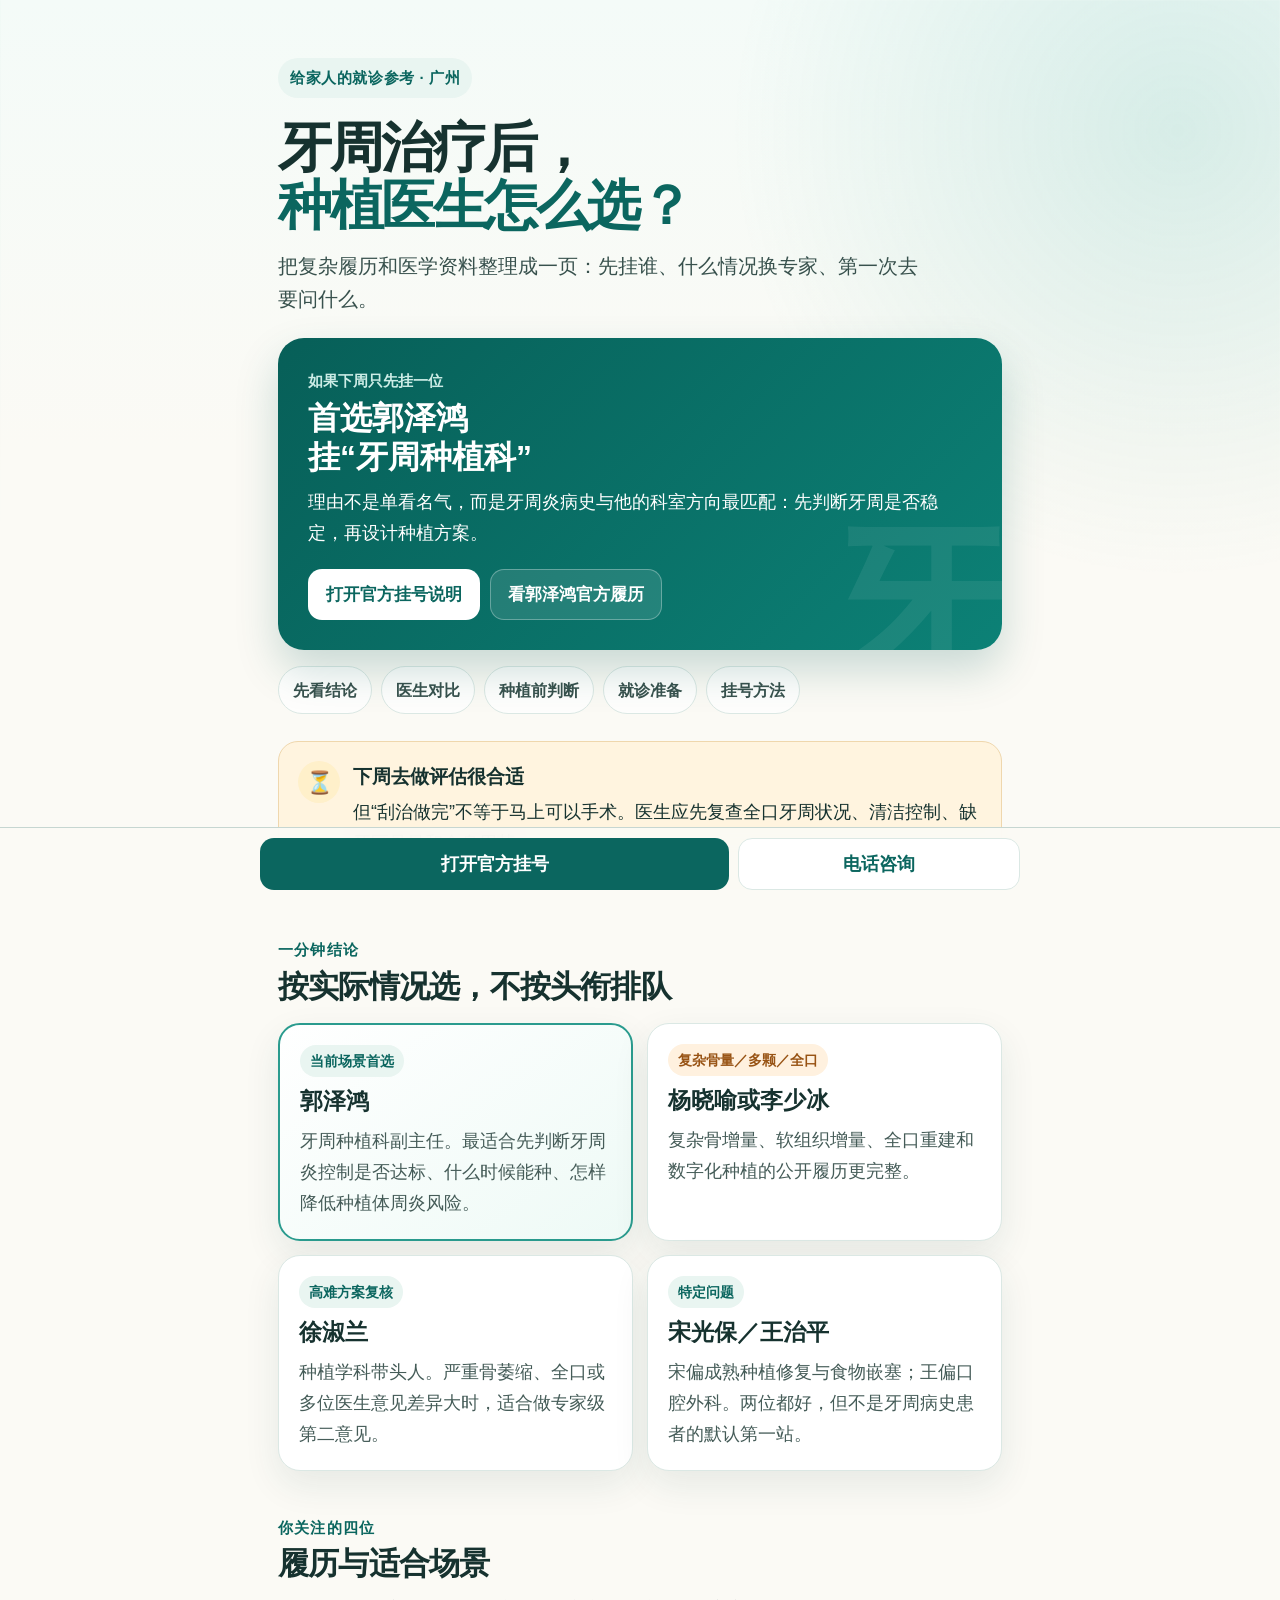
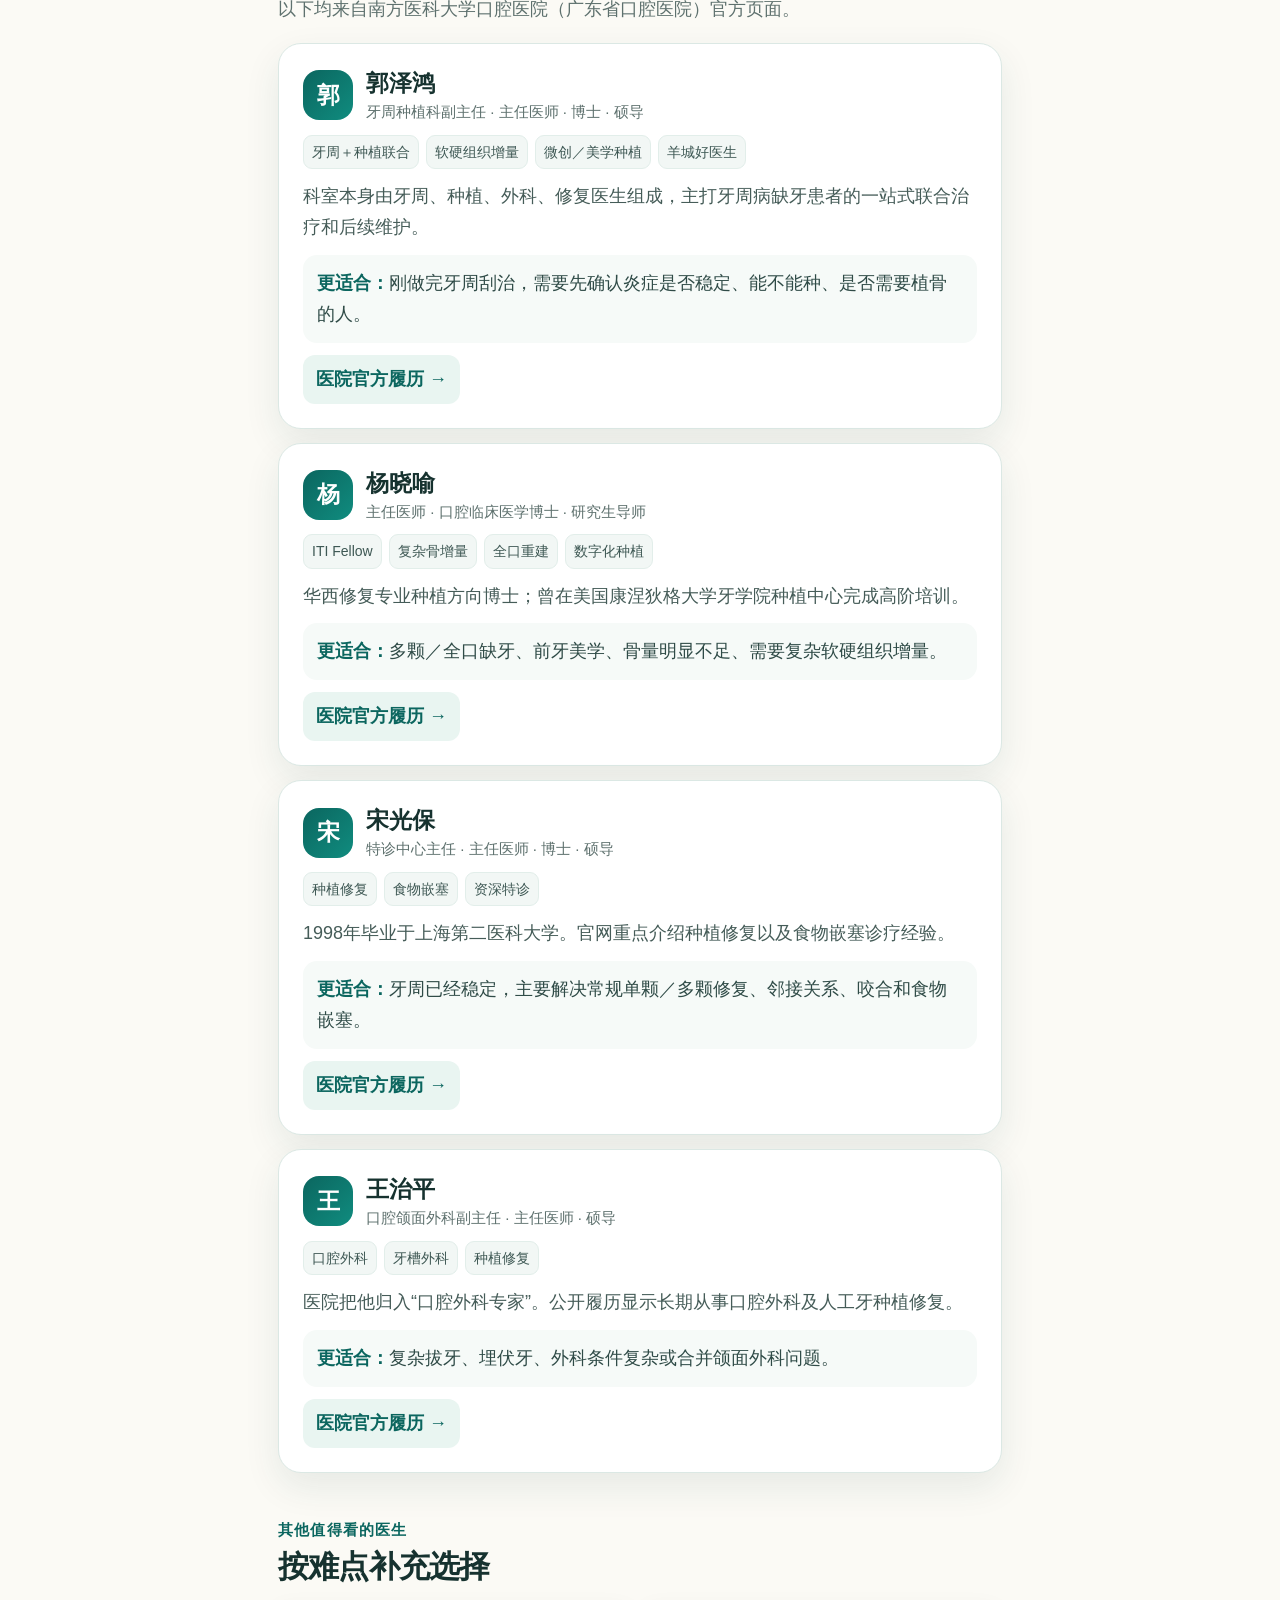
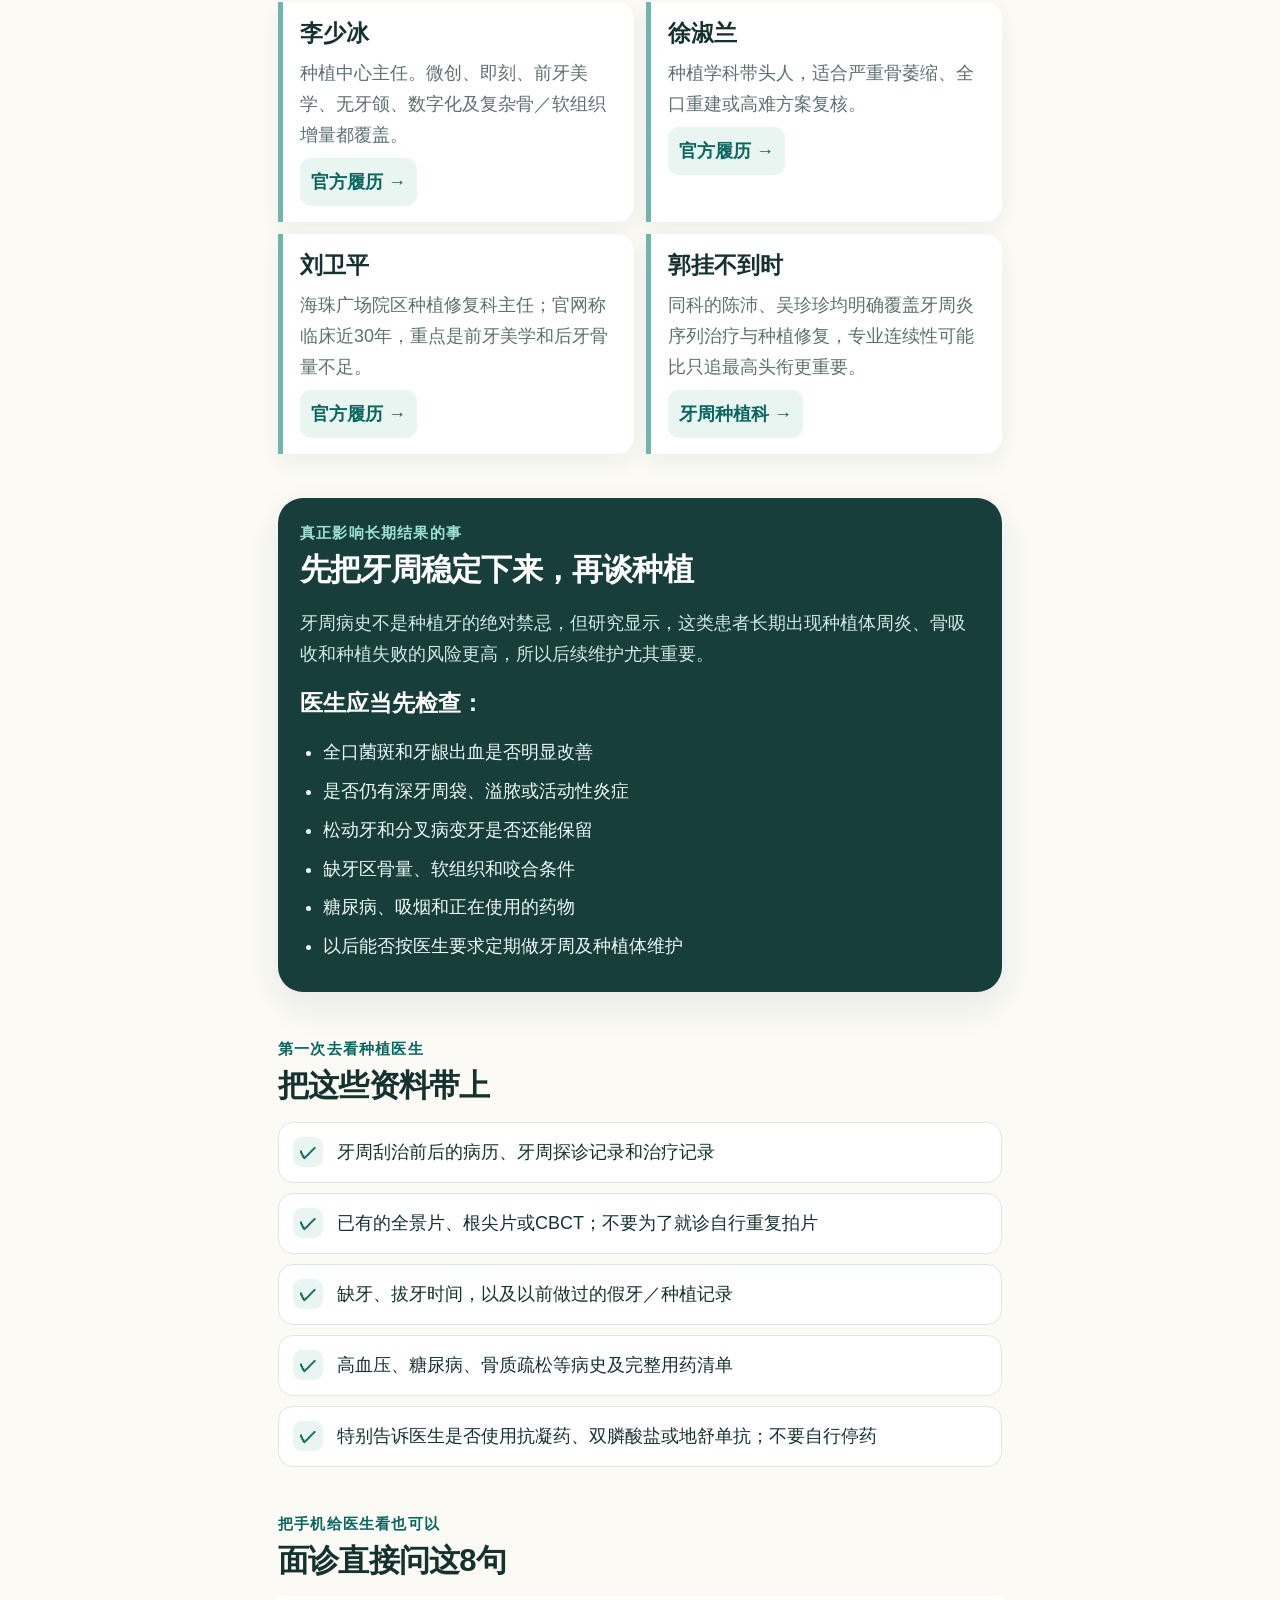
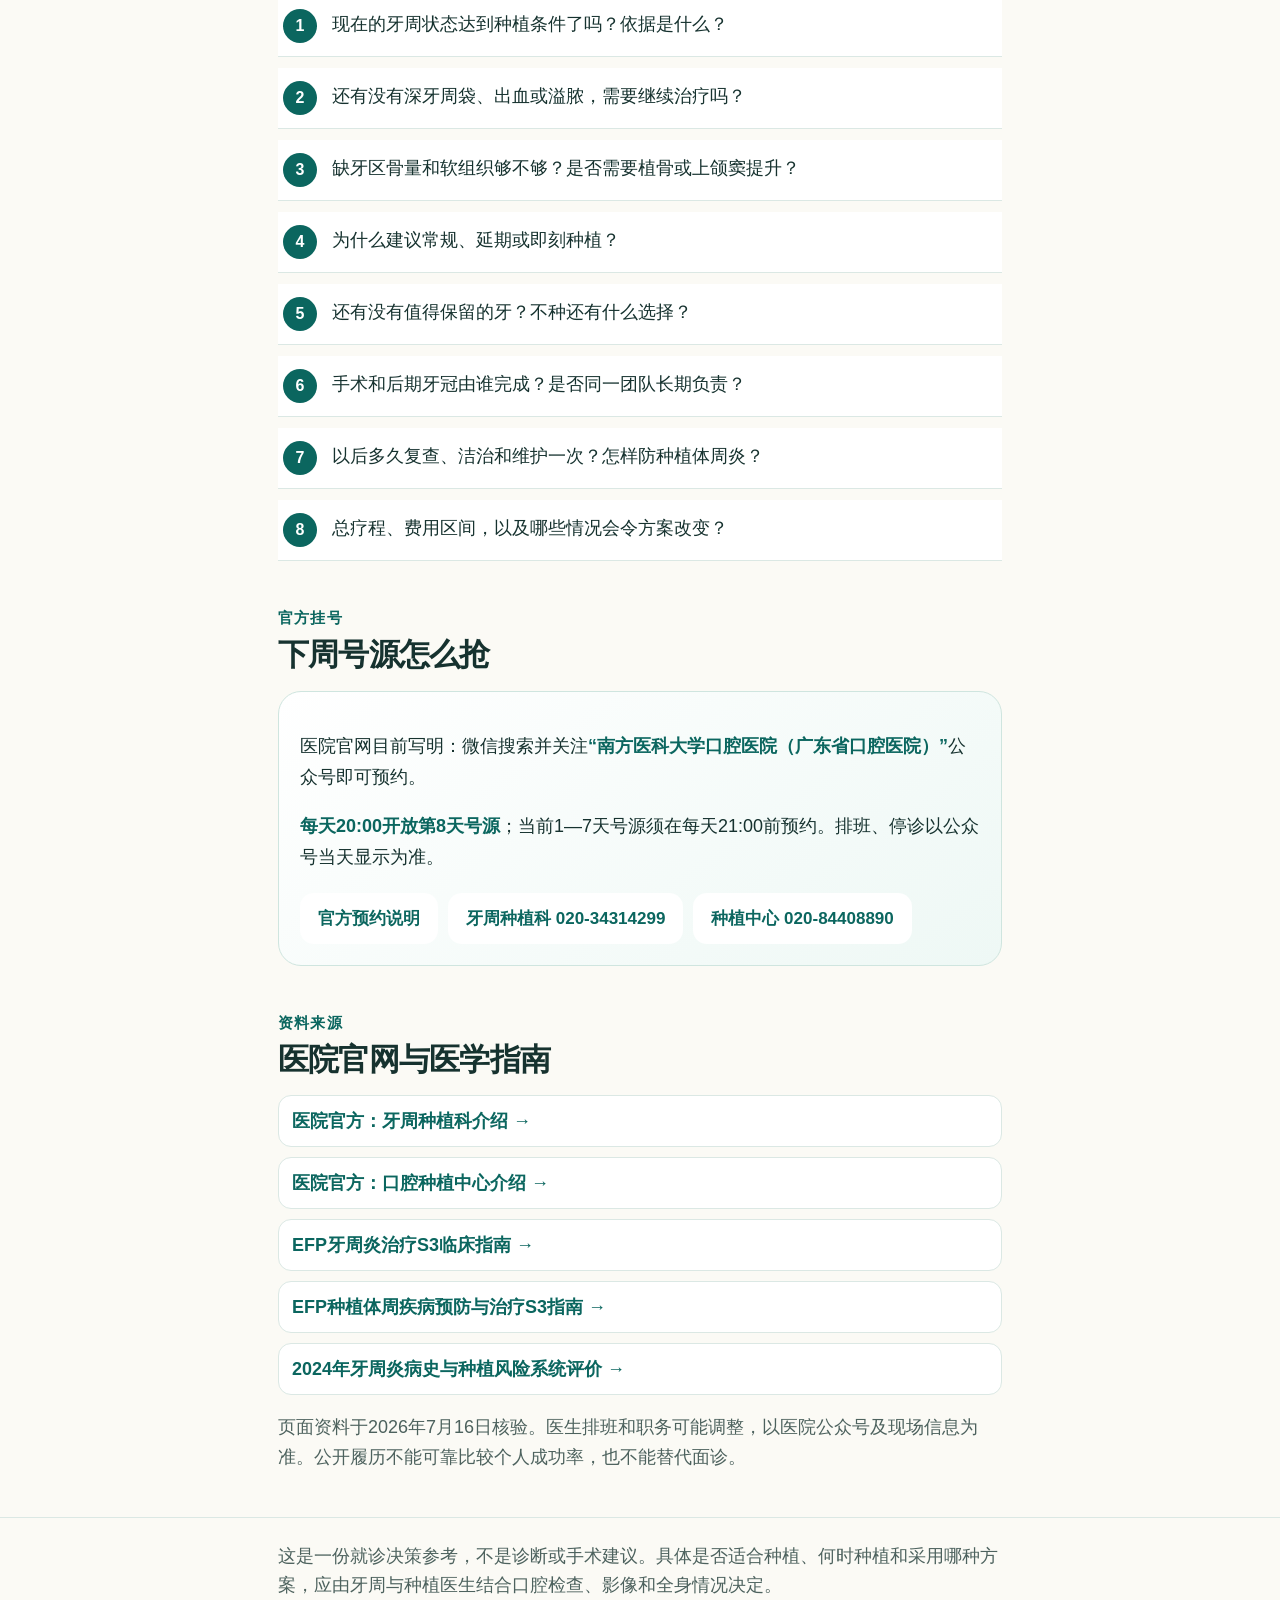
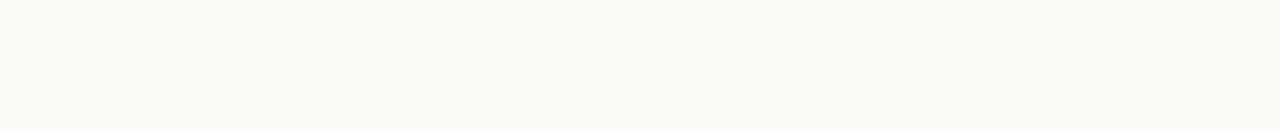
<file: health/dental-implant/index.html>
<!doctype html>
<html lang="zh-CN">
<head>
  <meta charset="utf-8">
  <meta name="viewport" content="width=device-width,initial-scale=1,viewport-fit=cover">
  <meta name="theme-color" content="#0b665f">
  <meta name="description" content="给家人看的广州种植牙医生选择参考：牙周治疗后先评估什么、医生怎么选、就诊要带什么。">
  <title>广州种植牙医生怎么选｜给家人的就诊参考</title>
  <meta property="og:type" content="article">
  <meta property="og:title" content="广州种植牙医生怎么选">
  <meta property="og:description" content="牙周治疗后，先挂谁、看什么、问什么，一页看懂。">
  <meta property="og:url" content="https://freasont.github.io/health/dental-implant/">
  <meta property="og:image" content="https://freasont.github.io/health/dental-implant/og.jpg">
  <meta property="og:image:width" content="1200">
  <meta property="og:image:height" content="630">
  <meta itemprop="name" content="广州种植牙医生怎么选">
  <meta itemprop="description" content="牙周治疗后，先挂谁、看什么、问什么，一页看懂。">
  <meta itemprop="image" content="https://freasont.github.io/health/dental-implant/og-square.jpg">
  <style>
    :root {
      --ink:#16322f; --muted:#5e716e; --brand:#0b665f; --brand2:#108c7f;
      --paper:#fbfaf5; --card:#ffffff; --soft:#e9f5f1; --line:#dbe8e4;
      --gold:#b96b24; --warn:#fff4df; --shadow:0 14px 36px rgba(24,70,64,.09);
    }
    *{box-sizing:border-box}
    html{scroll-behavior:smooth;background:var(--paper)}
    body{margin:0;color:var(--ink);background:
      radial-gradient(circle at 92% 2%,rgba(25,151,135,.14),transparent 28rem),
      linear-gradient(180deg,#f4fbf8 0,#fbfaf5 28rem);font-family:-apple-system,BlinkMacSystemFont,"PingFang SC","Microsoft YaHei",sans-serif;font-size:18px;line-height:1.72;-webkit-text-size-adjust:100%}
    a{color:var(--brand);text-decoration:none}
    a:focus-visible,button:focus-visible{outline:3px solid #f1a546;outline-offset:3px}
    .wrap{width:min(100%,760px);margin:0 auto;padding:0 18px}
    .hero{padding:42px 0 28px}
    .eyebrow{display:inline-flex;align-items:center;gap:8px;padding:7px 12px;border-radius:999px;background:var(--soft);color:var(--brand);font-size:15px;font-weight:800;letter-spacing:.04em}
    h1{font-size:clamp(35px,10vw,54px);line-height:1.08;letter-spacing:-.045em;margin:20px 0 16px;max-width:680px}
    h1 em{display:block;color:var(--brand);font-style:normal}
    .lede{font-size:20px;line-height:1.65;color:#38514d;margin:0 0 22px;max-width:640px}
    .hero-card{position:relative;overflow:hidden;background:linear-gradient(135deg,#075f58,#0c8176);color:#fff;border-radius:26px;padding:25px;box-shadow:0 20px 44px rgba(4,91,83,.2)}
    .hero-card:after{content:"牙";position:absolute;right:-4px;bottom:-50px;font-size:180px;font-weight:900;opacity:.07;line-height:1}
    .hero-card small{display:block;color:#ccece6;font-size:15px;font-weight:800}
    .hero-card strong{display:block;font-size:32px;line-height:1.22;margin:5px 0 10px}
    .hero-card p{margin:0;position:relative;z-index:1}
    .actions{display:flex;flex-wrap:wrap;gap:10px;margin-top:20px;position:relative;z-index:2}
    .btn{display:inline-flex;align-items:center;justify-content:center;min-height:50px;padding:10px 17px;border-radius:14px;font-weight:800;font-size:17px;background:#fff;color:var(--brand);border:1px solid transparent}
    .btn.ghost{background:rgba(255,255,255,.11);color:#fff;border-color:rgba(255,255,255,.3)}
    .jump{display:flex;gap:9px;overflow-x:auto;padding:16px 0 5px;scrollbar-width:none}
    .jump::-webkit-scrollbar{display:none}
    .jump a{flex:0 0 auto;display:flex;align-items:center;min-height:48px;padding:8px 14px;border:1px solid var(--line);background:rgba(255,255,255,.82);border-radius:999px;font-size:16px;font-weight:750;color:#38514d}
    main{padding-bottom:110px}
    section{scroll-margin-top:16px;margin:30px 0 44px}
    .section-kicker{color:var(--brand);font-weight:850;font-size:15px;letter-spacing:.08em;margin-bottom:5px}
    h2{font-size:31px;line-height:1.25;letter-spacing:-.025em;margin:0 0 16px}
    h3{font-size:23px;line-height:1.35;margin:0 0 9px}
    .sub{color:var(--muted);margin:-6px 0 18px}
    .notice{display:grid;grid-template-columns:42px 1fr;gap:13px;background:var(--warn);border:1px solid #efd7ad;border-radius:20px;padding:19px;margin-top:22px}
    .notice b{display:block;font-size:19px;margin-bottom:3px}
    .notice .icon{width:42px;height:42px;display:grid;place-items:center;border-radius:50%;background:#fff0ca;font-size:22px}
    .grid{display:grid;gap:14px}
    .verdict{background:var(--card);border:1px solid var(--line);border-radius:22px;padding:20px;box-shadow:var(--shadow)}
    .verdict.primary{border:2px solid #2a9b8e;background:linear-gradient(145deg,#fff,#eefaf6)}
    .tag{display:inline-flex;min-height:30px;align-items:center;padding:4px 10px;border-radius:999px;background:var(--soft);color:var(--brand);font-size:14px;font-weight:850;margin-bottom:9px}
    .tag.gold{background:#fff1df;color:#985314}
    .verdict p,.doctor p{margin:7px 0 0;color:#455c58}
    .doctor{background:var(--card);border:1px solid var(--line);border-radius:23px;padding:21px;box-shadow:var(--shadow)}
    .doctor-head{display:flex;align-items:center;gap:13px;margin-bottom:12px}
    .avatar{width:50px;height:50px;border-radius:16px;display:grid;place-items:center;background:linear-gradient(135deg,var(--brand),var(--brand2));color:white;font-size:23px;font-weight:900;flex:0 0 auto}
    .doctor-title{min-width:0}
    .doctor-title h3{margin:0}
    .doctor-title span{display:block;color:var(--muted);font-size:15px;line-height:1.45;margin-top:2px}
    .facts{display:flex;flex-wrap:wrap;gap:7px;margin:12px 0}
    .facts span{background:#f2f7f5;border:1px solid #e2eeea;border-radius:9px;padding:4px 8px;font-size:14px;color:#3e5854}
    .fit{padding:13px 14px;background:#f6faf8;border-radius:14px;margin-top:12px;color:#2f4b47}
    .fit b{color:var(--brand)}
    .official{display:inline-flex;align-items:center;min-height:48px;padding:9px 13px;margin-top:12px;border-radius:12px;background:var(--soft);font-weight:800}
    .mini-grid{display:grid;gap:12px}
    .mini{border-left:5px solid #6eb6ad;background:#fff;border-radius:0 17px 17px 0;padding:16px 17px;box-shadow:0 8px 24px rgba(24,70,64,.06)}
    .mini p{margin:4px 0 0;color:var(--muted)}
    .mini a{display:inline-flex;align-items:center;min-height:48px;margin-top:7px;padding:8px 11px;border-radius:11px;background:var(--soft);font-weight:800}
    .risk{background:#173e3a;color:#eef9f6;border-radius:25px;padding:22px;box-shadow:var(--shadow)}
    .risk h2,.risk h3{color:#fff}
    .risk p{color:#d2e8e4}
    .risk ul{padding-left:1.25em;margin-bottom:0}
    .risk li{margin:8px 0}
    .checklist{display:grid;gap:10px;padding:0;margin:0;list-style:none}
    .checklist li{display:grid;grid-template-columns:34px 1fr;gap:10px;align-items:start;background:#fff;border:1px solid var(--line);border-radius:15px;padding:14px}
    .check{width:30px;height:30px;border-radius:9px;background:var(--soft);color:var(--brand);display:grid;place-items:center;font-weight:900}
    .questions{counter-reset:q;display:grid;gap:11px;padding:0;margin:0;list-style:none}
    .questions li{counter-increment:q;display:grid;grid-template-columns:38px 1fr;gap:11px;align-items:start;background:#fff;border-bottom:1px solid var(--line);padding:13px 5px}
    .questions li:before{content:counter(q);width:34px;height:34px;border-radius:50%;display:grid;place-items:center;background:var(--brand);color:#fff;font-weight:900;font-size:16px}
    .booking{background:linear-gradient(145deg,#fff,#eef8f5);border:1px solid #cfe5df;border-radius:23px;padding:21px}
    .booking strong{color:var(--brand)}
    .source-list{display:grid;gap:10px}
    .source-list a{display:flex;align-items:center;min-height:52px;padding:10px 13px;border-radius:13px;background:#fff;border:1px solid var(--line);font-weight:700;line-height:1.4}
    .fine{font-size:18px;color:#4d625e;line-height:1.65}
    footer{border-top:1px solid var(--line);padding:24px 0 130px;color:#4d625e;font-size:18px;line-height:1.65}
    .sticky{position:fixed;z-index:10;left:0;right:0;bottom:0;padding:10px max(14px,env(safe-area-inset-left)) calc(10px + env(safe-area-inset-bottom));background:rgba(251,250,245,.94);border-top:1px solid rgba(186,205,200,.8);backdrop-filter:blur(14px)}
    .sticky-inner{width:min(100%,760px);margin:auto;display:grid;grid-template-columns:1.25fr .75fr;gap:9px}
    .sticky a{display:flex;align-items:center;justify-content:center;min-height:52px;border-radius:14px;font-weight:850}
    .sticky .book{background:var(--brand);color:#fff}
    .sticky .call{background:#fff;border:1px solid var(--line);color:var(--brand)}
    @media(min-width:640px){.grid.two,.mini-grid{grid-template-columns:1fr 1fr}.hero{padding-top:58px}.hero-card{padding:30px}.doctor{padding:24px}}
    @media(max-width:380px){body{font-size:18px}.wrap{padding:0 15px}h1{font-size:38px}.hero-card strong{font-size:29px}.btn{width:100%}.sticky-inner{grid-template-columns:1fr 1fr}.sticky a{font-size:16px}}
    @media(prefers-reduced-motion:reduce){html{scroll-behavior:auto}}
  </style>
</head>
<body>
  <header class="hero">
    <div class="wrap">
      <span class="eyebrow">给家人的就诊参考 · 广州</span>
      <h1>牙周治疗后，<em>种植医生怎么选？</em></h1>
      <p class="lede">把复杂履历和医学资料整理成一页：先挂谁、什么情况换专家、第一次去要问什么。</p>
      <div class="hero-card">
        <small>如果下周只先挂一位</small>
        <strong>首选郭泽鸿<br>挂“牙周种植科”</strong>
        <p>理由不是单看名气，而是牙周炎病史与他的科室方向最匹配：先判断牙周是否稳定，再设计种植方案。</p>
        <div class="actions">
          <a class="btn" href="https://www.smukqyy.cn/doctor/165" target="_blank" rel="noopener">打开官方挂号说明</a>
          <a class="btn ghost" href="https://www.smukqyy.cn/prods/157/150" target="_blank" rel="noopener">看郭泽鸿官方履历</a>
        </div>
      </div>
      <nav class="jump" aria-label="页面导航">
        <a href="#answer">先看结论</a><a href="#doctors">医生对比</a><a href="#before">种植前判断</a><a href="#prepare">就诊准备</a><a href="#booking">挂号方法</a>
      </nav>
      <div class="notice">
        <div class="icon">⏳</div>
        <div><b>下周去做评估很合适</b>但“刮治做完”不等于马上可以手术。医生应先复查全口牙周状况、清洁控制、缺牙区骨量和全身用药。</div>
      </div>
    </div>
  </header>

  <main class="wrap">
    <section id="answer">
      <div class="section-kicker">一分钟结论</div>
      <h2>按实际情况选，不按头衔排队</h2>
      <div class="grid two">
        <article class="verdict primary">
          <span class="tag">当前场景首选</span>
          <h3>郭泽鸿</h3>
          <p>牙周种植科副主任。最适合先判断牙周炎控制是否达标、什么时候能种、怎样降低种植体周炎风险。</p>
        </article>
        <article class="verdict">
          <span class="tag gold">复杂骨量／多颗／全口</span>
          <h3>杨晓喻或李少冰</h3>
          <p>复杂骨增量、软组织增量、全口重建和数字化种植的公开履历更完整。</p>
        </article>
        <article class="verdict">
          <span class="tag">高难方案复核</span>
          <h3>徐淑兰</h3>
          <p>种植学科带头人。严重骨萎缩、全口或多位医生意见差异大时，适合做专家级第二意见。</p>
        </article>
        <article class="verdict">
          <span class="tag">特定问题</span>
          <h3>宋光保／王治平</h3>
          <p>宋偏成熟种植修复与食物嵌塞；王偏口腔外科。两位都好，但不是牙周病史患者的默认第一站。</p>
        </article>
      </div>
    </section>

    <section id="doctors">
      <div class="section-kicker">你关注的四位</div>
      <h2>履历与适合场景</h2>
      <p class="sub">以下均来自南方医科大学口腔医院（广东省口腔医院）官方页面。</p>
      <div class="grid">
        <article class="doctor">
          <div class="doctor-head"><div class="avatar">郭</div><div class="doctor-title"><h3>郭泽鸿</h3><span>牙周种植科副主任 · 主任医师 · 博士 · 硕导</span></div></div>
          <div class="facts"><span>牙周＋种植联合</span><span>软硬组织增量</span><span>微创／美学种植</span><span>羊城好医生</span></div>
          <p>科室本身由牙周、种植、外科、修复医生组成，主打牙周病缺牙患者的一站式联合治疗和后续维护。</p>
          <div class="fit"><b>更适合：</b>刚做完牙周刮治，需要先确认炎症是否稳定、能不能种、是否需要植骨的人。</div>
          <a class="official" href="https://www.smukqyy.cn/prods/157/150" target="_blank" rel="noopener">医院官方履历 →</a>
        </article>

        <article class="doctor">
          <div class="doctor-head"><div class="avatar">杨</div><div class="doctor-title"><h3>杨晓喻</h3><span>主任医师 · 口腔临床医学博士 · 研究生导师</span></div></div>
          <div class="facts"><span>ITI Fellow</span><span>复杂骨增量</span><span>全口重建</span><span>数字化种植</span></div>
          <p>华西修复专业种植方向博士；曾在美国康涅狄格大学牙学院种植中心完成高阶培训。</p>
          <div class="fit"><b>更适合：</b>多颗／全口缺牙、前牙美学、骨量明显不足、需要复杂软硬组织增量。</div>
          <a class="official" href="https://www.smukqyy.cn/prods/157/67" target="_blank" rel="noopener">医院官方履历 →</a>
        </article>

        <article class="doctor">
          <div class="doctor-head"><div class="avatar">宋</div><div class="doctor-title"><h3>宋光保</h3><span>特诊中心主任 · 主任医师 · 博士 · 硕导</span></div></div>
          <div class="facts"><span>种植修复</span><span>食物嵌塞</span><span>资深特诊</span></div>
          <p>1998年毕业于上海第二医科大学。官网重点介绍种植修复以及食物嵌塞诊疗经验。</p>
          <div class="fit"><b>更适合：</b>牙周已经稳定，主要解决常规单颗／多颗修复、邻接关系、咬合和食物嵌塞。</div>
          <a class="official" href="https://www.smukqyy.cn/prods/157/31" target="_blank" rel="noopener">医院官方履历 →</a>
        </article>

        <article class="doctor">
          <div class="doctor-head"><div class="avatar">王</div><div class="doctor-title"><h3>王治平</h3><span>口腔颌面外科副主任 · 主任医师 · 硕导</span></div></div>
          <div class="facts"><span>口腔外科</span><span>牙槽外科</span><span>种植修复</span></div>
          <p>医院把他归入“口腔外科专家”。公开履历显示长期从事口腔外科及人工牙种植修复。</p>
          <div class="fit"><b>更适合：</b>复杂拔牙、埋伏牙、外科条件复杂或合并颌面外科问题。</div>
          <a class="official" href="https://www.smukqyy.cn/prods/156/79" target="_blank" rel="noopener">医院官方履历 →</a>
        </article>
      </div>
    </section>

    <section>
      <div class="section-kicker">其他值得看的医生</div>
      <h2>按难点补充选择</h2>
      <div class="mini-grid">
        <article class="mini"><h3>李少冰</h3><p>种植中心主任。微创、即刻、前牙美学、无牙颌、数字化及复杂骨／软组织增量都覆盖。<br><a href="https://www.smukqyy.cn/prods/157/131" target="_blank" rel="noopener">官方履历 →</a></p></article>
        <article class="mini"><h3>徐淑兰</h3><p>种植学科带头人，适合严重骨萎缩、全口重建或高难方案复核。<br><a href="https://www.smukqyy.cn/prods/157/30" target="_blank" rel="noopener">官方履历 →</a></p></article>
        <article class="mini"><h3>刘卫平</h3><p>海珠广场院区种植修复科主任；官网称临床近30年，重点是前牙美学和后牙骨量不足。<br><a href="https://www.smukqyy.cn/prods/157/29" target="_blank" rel="noopener">官方履历 →</a></p></article>
        <article class="mini"><h3>郭挂不到时</h3><p>同科的陈沛、吴珍珍均明确覆盖牙周炎序列治疗与种植修复，专业连续性可能比只追最高头衔更重要。<br><a href="https://www.smukqyy.cn/section/268" target="_blank" rel="noopener">牙周种植科 →</a></p></article>
      </div>
    </section>

    <section id="before" class="risk">
      <div class="section-kicker" style="color:#9ce0d7">真正影响长期结果的事</div>
      <h2>先把牙周稳定下来，再谈种植</h2>
      <p>牙周病史不是种植牙的绝对禁忌，但研究显示，这类患者长期出现种植体周炎、骨吸收和种植失败的风险更高，所以后续维护尤其重要。</p>
      <h3>医生应当先检查：</h3>
      <ul>
        <li>全口菌斑和牙龈出血是否明显改善</li>
        <li>是否仍有深牙周袋、溢脓或活动性炎症</li>
        <li>松动牙和分叉病变牙是否还能保留</li>
        <li>缺牙区骨量、软组织和咬合条件</li>
        <li>糖尿病、吸烟和正在使用的药物</li>
        <li>以后能否按医生要求定期做牙周及种植体维护</li>
      </ul>
    </section>

    <section id="prepare">
      <div class="section-kicker">第一次去看种植医生</div>
      <h2>把这些资料带上</h2>
      <ul class="checklist">
        <li><span class="check">✓</span><span>牙周刮治前后的病历、牙周探诊记录和治疗记录</span></li>
        <li><span class="check">✓</span><span>已有的全景片、根尖片或CBCT；不要为了就诊自行重复拍片</span></li>
        <li><span class="check">✓</span><span>缺牙、拔牙时间，以及以前做过的假牙／种植记录</span></li>
        <li><span class="check">✓</span><span>高血压、糖尿病、骨质疏松等病史及完整用药清单</span></li>
        <li><span class="check">✓</span><span>特别告诉医生是否使用抗凝药、双膦酸盐或地舒单抗；不要自行停药</span></li>
      </ul>
    </section>

    <section>
      <div class="section-kicker">把手机给医生看也可以</div>
      <h2>面诊直接问这8句</h2>
      <ol class="questions">
        <li>现在的牙周状态达到种植条件了吗？依据是什么？</li>
        <li>还有没有深牙周袋、出血或溢脓，需要继续治疗吗？</li>
        <li>缺牙区骨量和软组织够不够？是否需要植骨或上颌窦提升？</li>
        <li>为什么建议常规、延期或即刻种植？</li>
        <li>还有没有值得保留的牙？不种还有什么选择？</li>
        <li>手术和后期牙冠由谁完成？是否同一团队长期负责？</li>
        <li>以后多久复查、洁治和维护一次？怎样防种植体周炎？</li>
        <li>总疗程、费用区间，以及哪些情况会令方案改变？</li>
      </ol>
    </section>

    <section id="booking">
      <div class="section-kicker">官方挂号</div>
      <h2>下周号源怎么抢</h2>
      <div class="booking">
        <p>医院官网目前写明：微信搜索并关注<strong>“南方医科大学口腔医院（广东省口腔医院）”</strong>公众号即可预约。</p>
        <p><strong>每天20:00开放第8天号源</strong>；当前1—7天号源须在每天21:00前预约。排班、停诊以公众号当天显示为准。</p>
        <div class="actions">
          <a class="btn" href="https://www.smukqyy.cn/doctor/165" target="_blank" rel="noopener">官方预约说明</a>
          <a class="btn" href="tel:02034314299">牙周种植科 020-34314299</a>
          <a class="btn" href="tel:02084408890">种植中心 020-84408890</a>
        </div>
      </div>
    </section>

    <section>
      <div class="section-kicker">资料来源</div>
      <h2>医院官网与医学指南</h2>
      <div class="source-list">
        <a href="https://www.smukqyy.cn/section/268" target="_blank" rel="noopener">医院官方：牙周种植科介绍 →</a>
        <a href="https://www.smukqyy.cn/section/222" target="_blank" rel="noopener">医院官方：口腔种植中心介绍 →</a>
        <a href="https://pubmed.ncbi.nlm.nih.gov/32383274/" target="_blank" rel="noopener">EFP牙周炎治疗S3临床指南 →</a>
        <a href="https://pubmed.ncbi.nlm.nih.gov/37271498/" target="_blank" rel="noopener">EFP种植体周疾病预防与治疗S3指南 →</a>
        <a href="https://pubmed.ncbi.nlm.nih.gov/38720611/" target="_blank" rel="noopener">2024年牙周炎病史与种植风险系统评价 →</a>
      </div>
      <p class="fine">页面资料于2026年7月16日核验。医生排班和职务可能调整，以医院公众号及现场信息为准。公开履历不能可靠比较个人成功率，也不能替代面诊。</p>
    </section>
  </main>

  <footer><div class="wrap">这是一份就诊决策参考，不是诊断或手术建议。具体是否适合种植、何时种植和采用哪种方案，应由牙周与种植医生结合口腔检查、影像和全身情况决定。</div></footer>

  <div class="sticky" aria-label="快捷操作">
    <div class="sticky-inner">
      <a class="book" href="https://www.smukqyy.cn/doctor/165" target="_blank" rel="noopener">打开官方挂号</a>
      <a class="call" href="tel:02034314299">电话咨询</a>
    </div>
  </div>
</body>
</html>
</file>
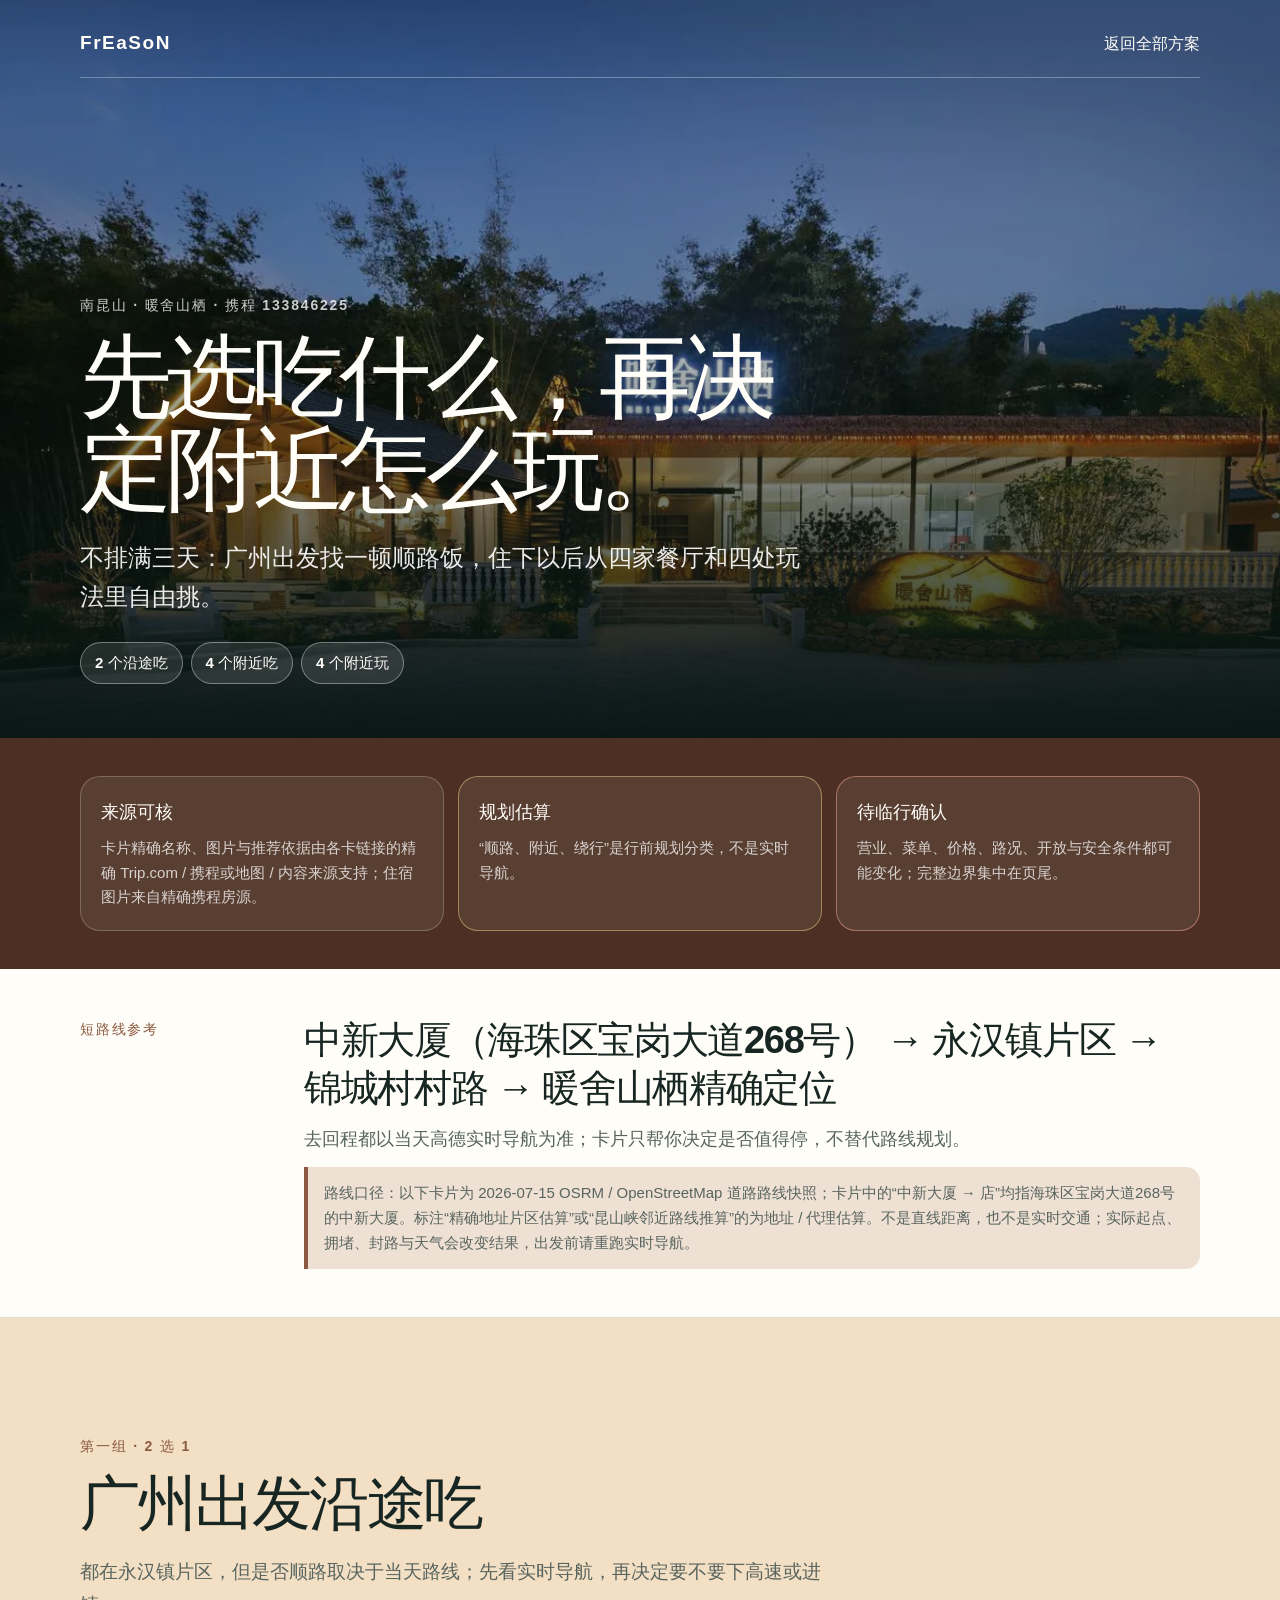
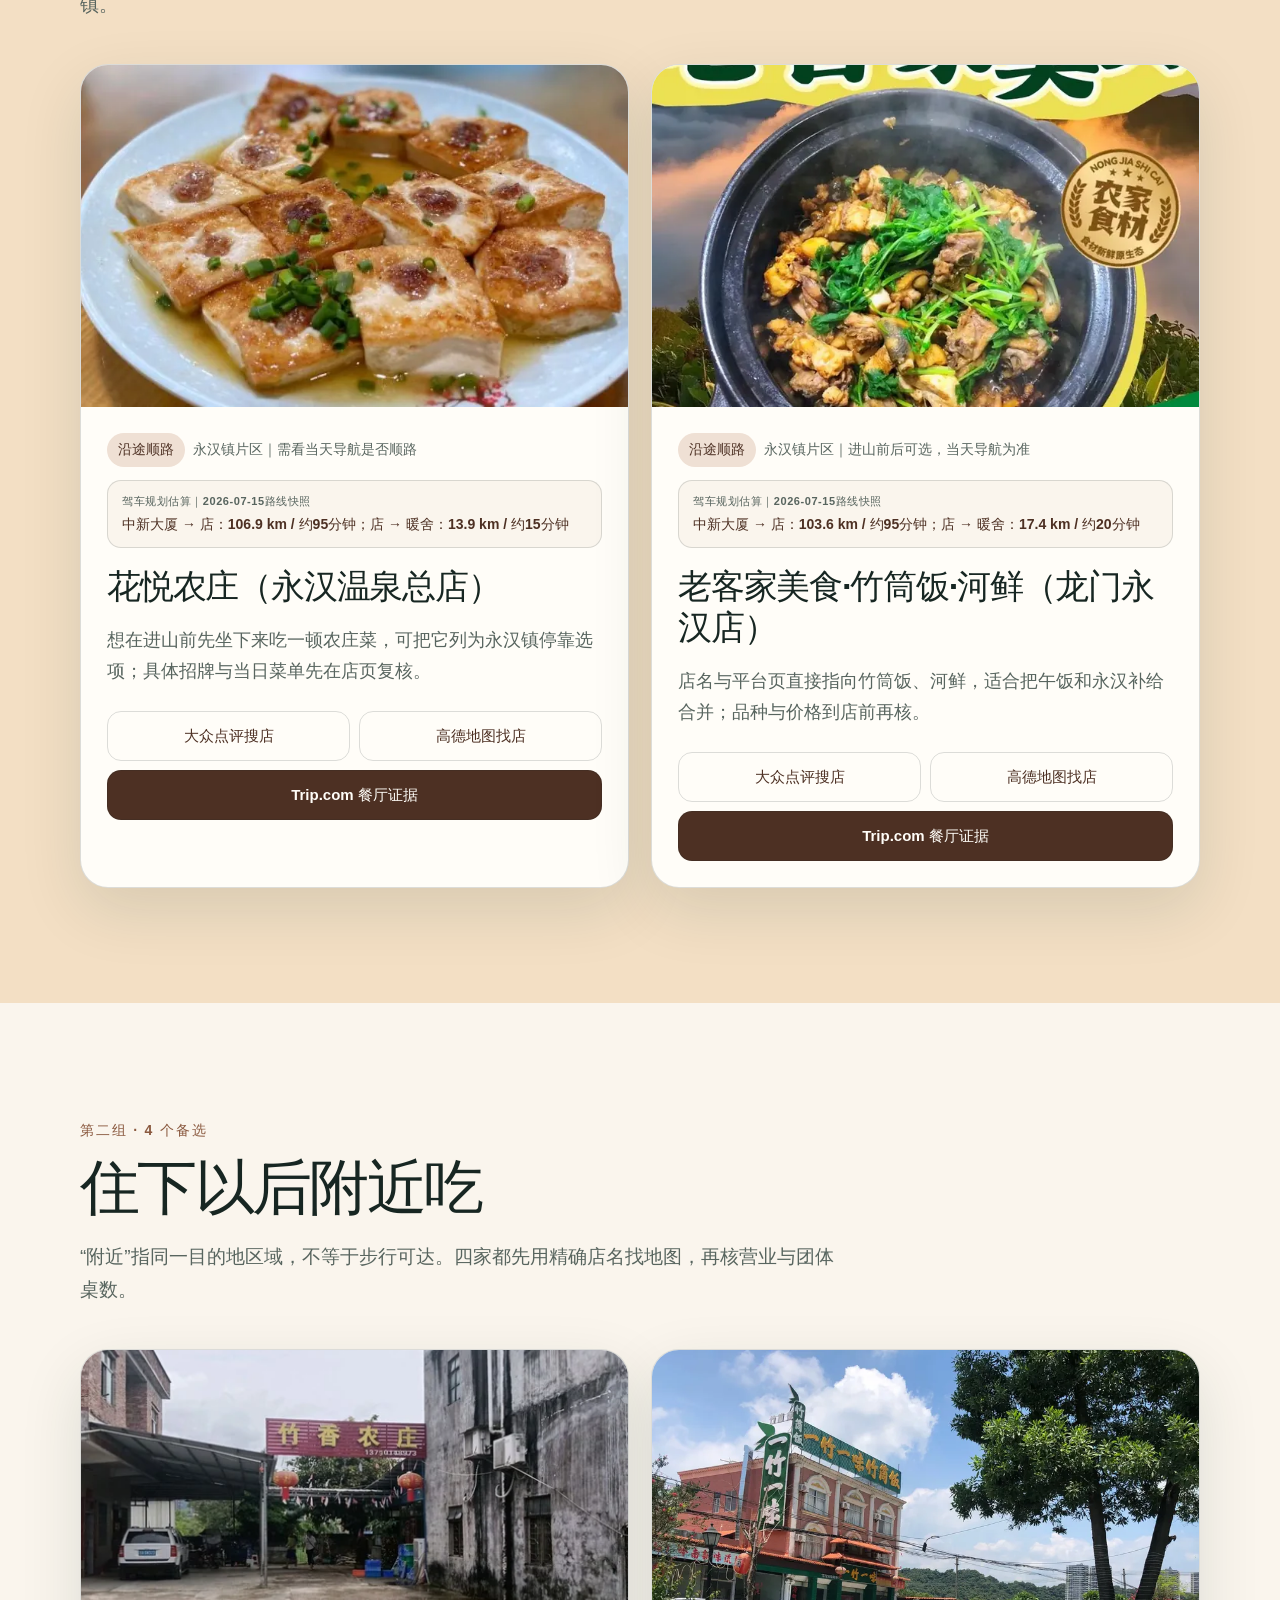
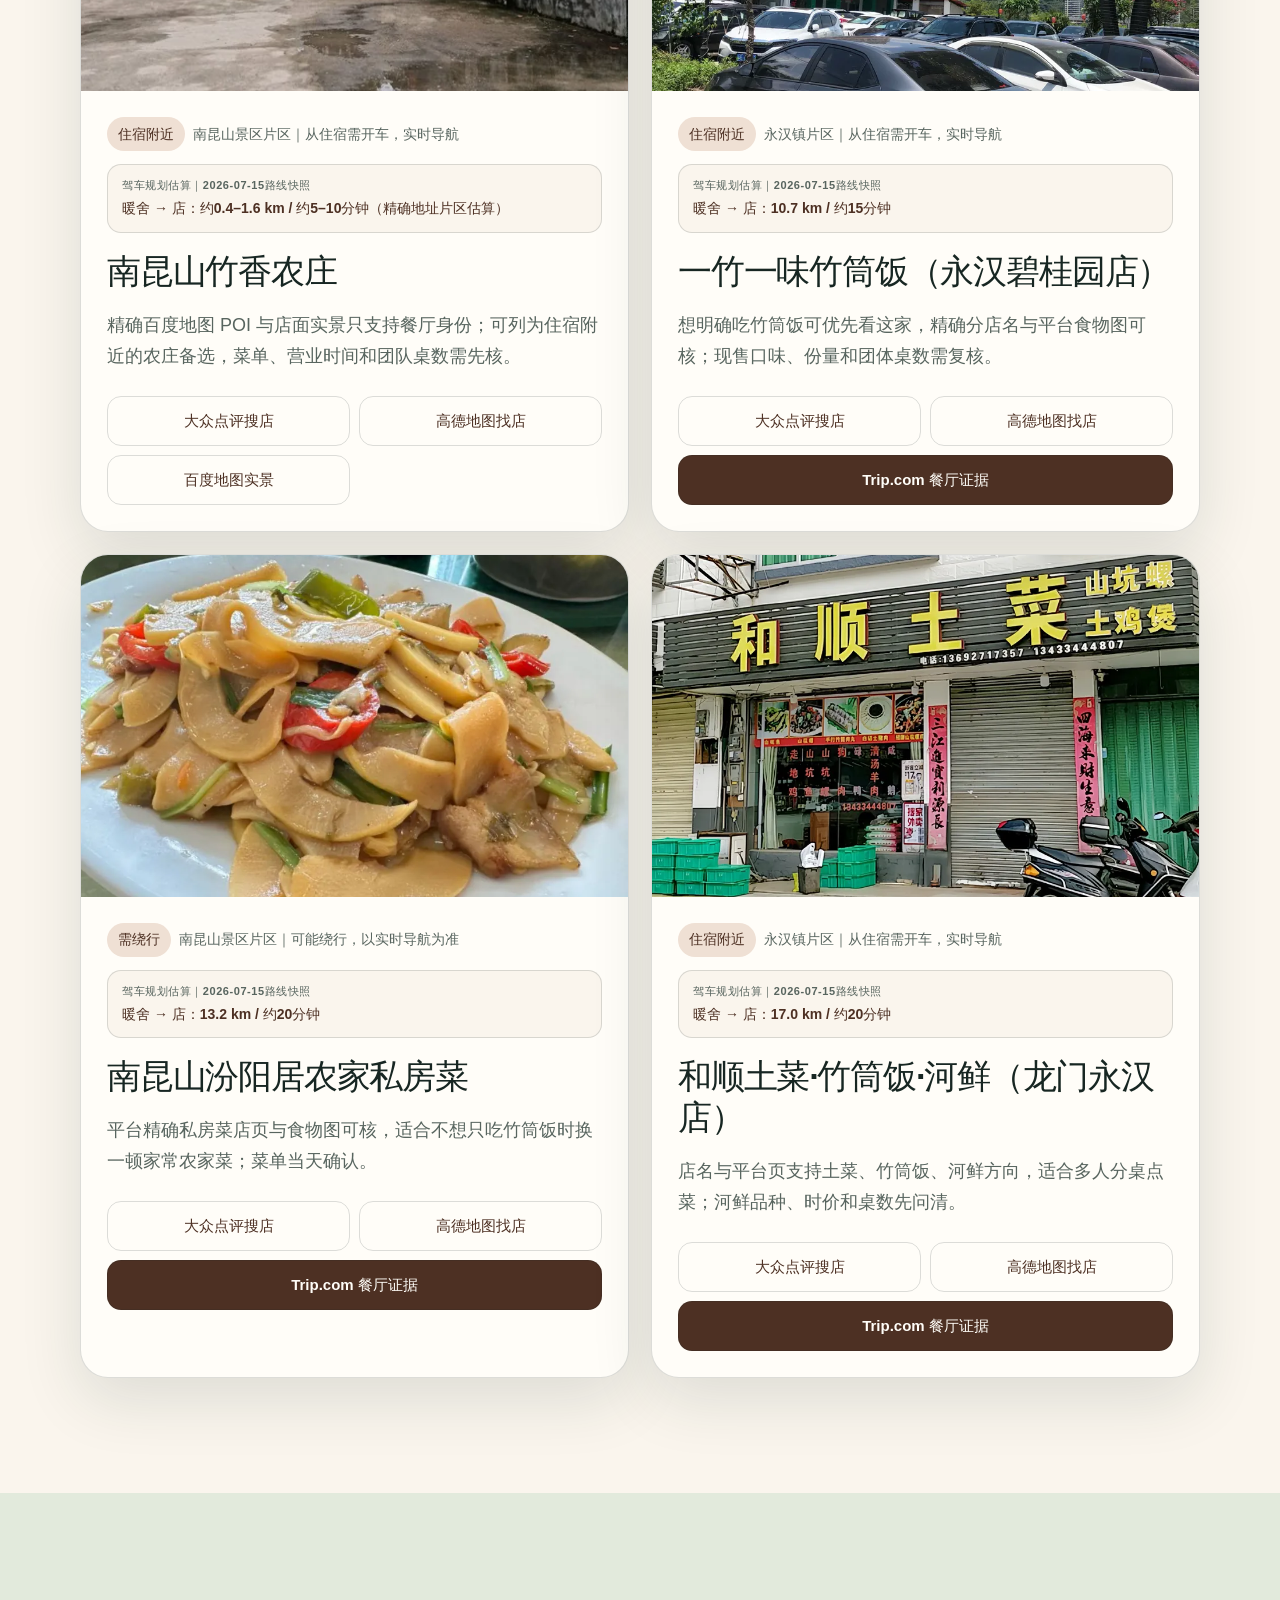
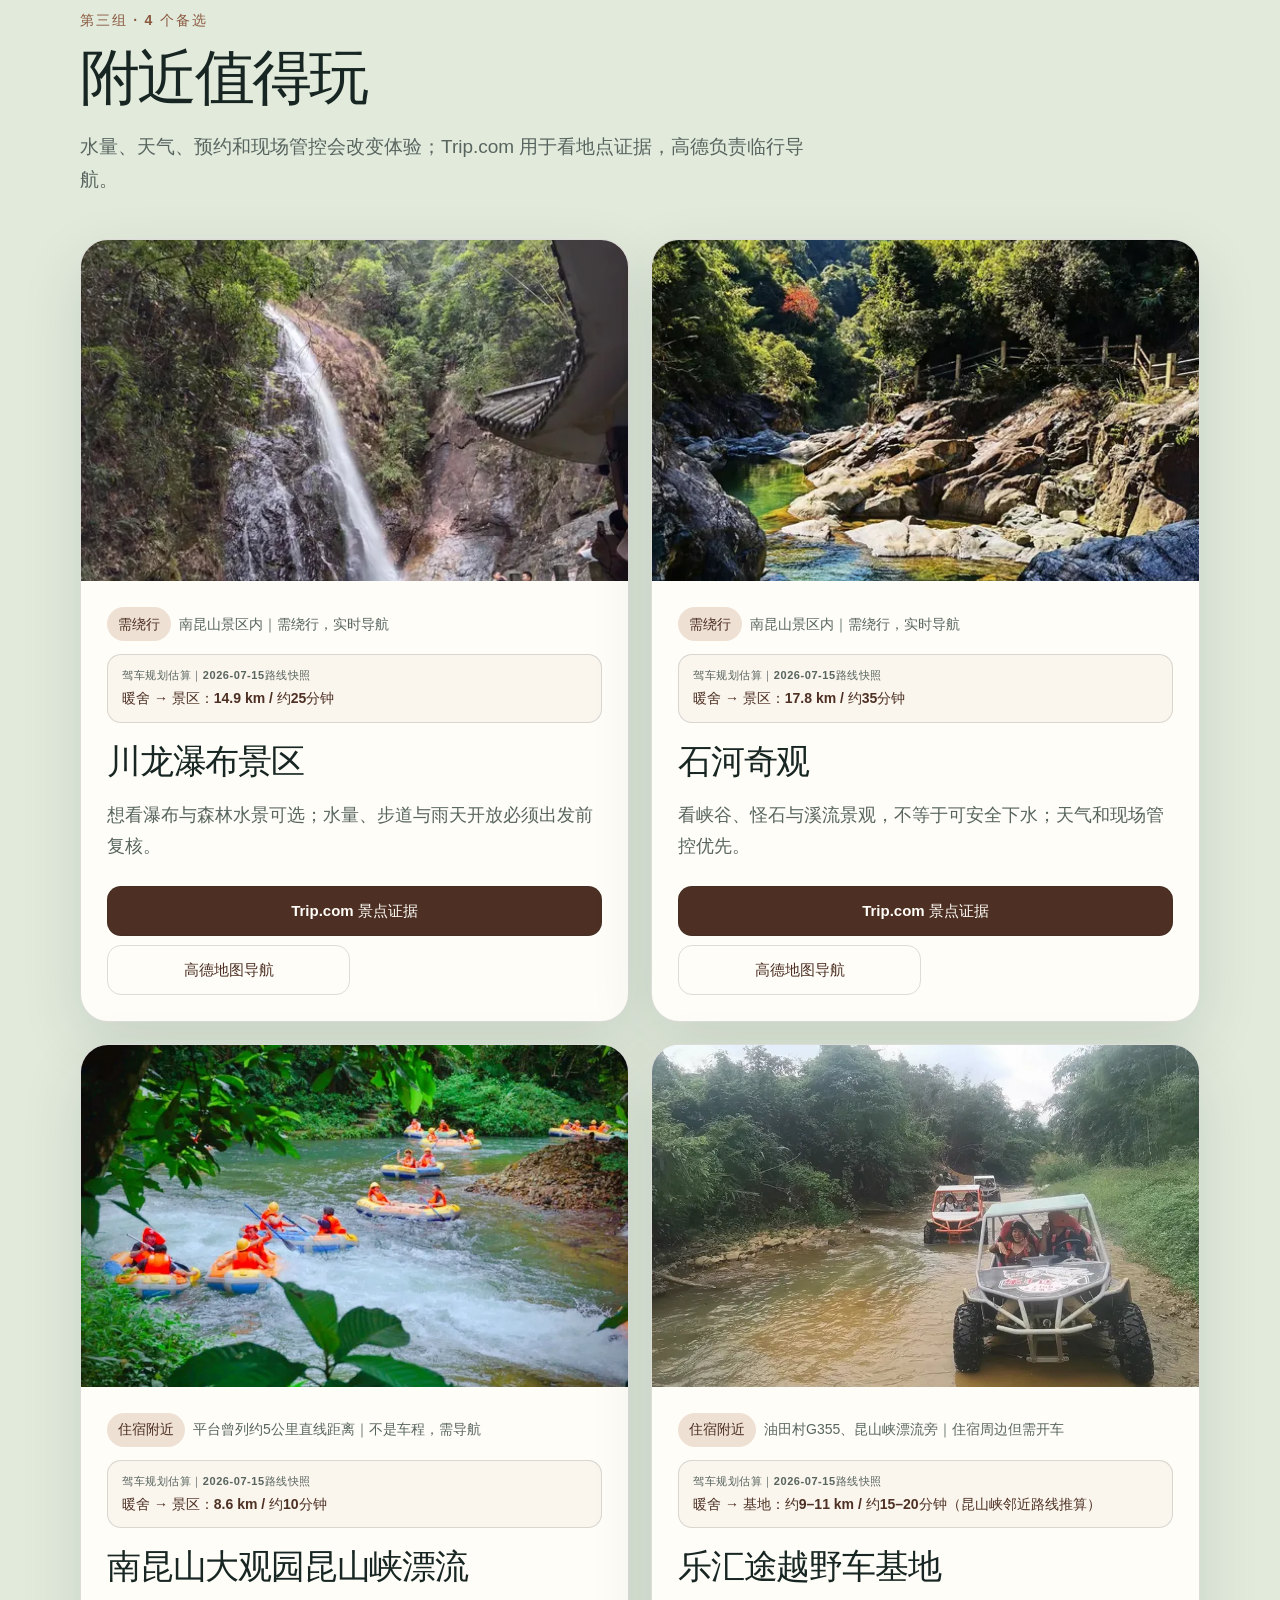
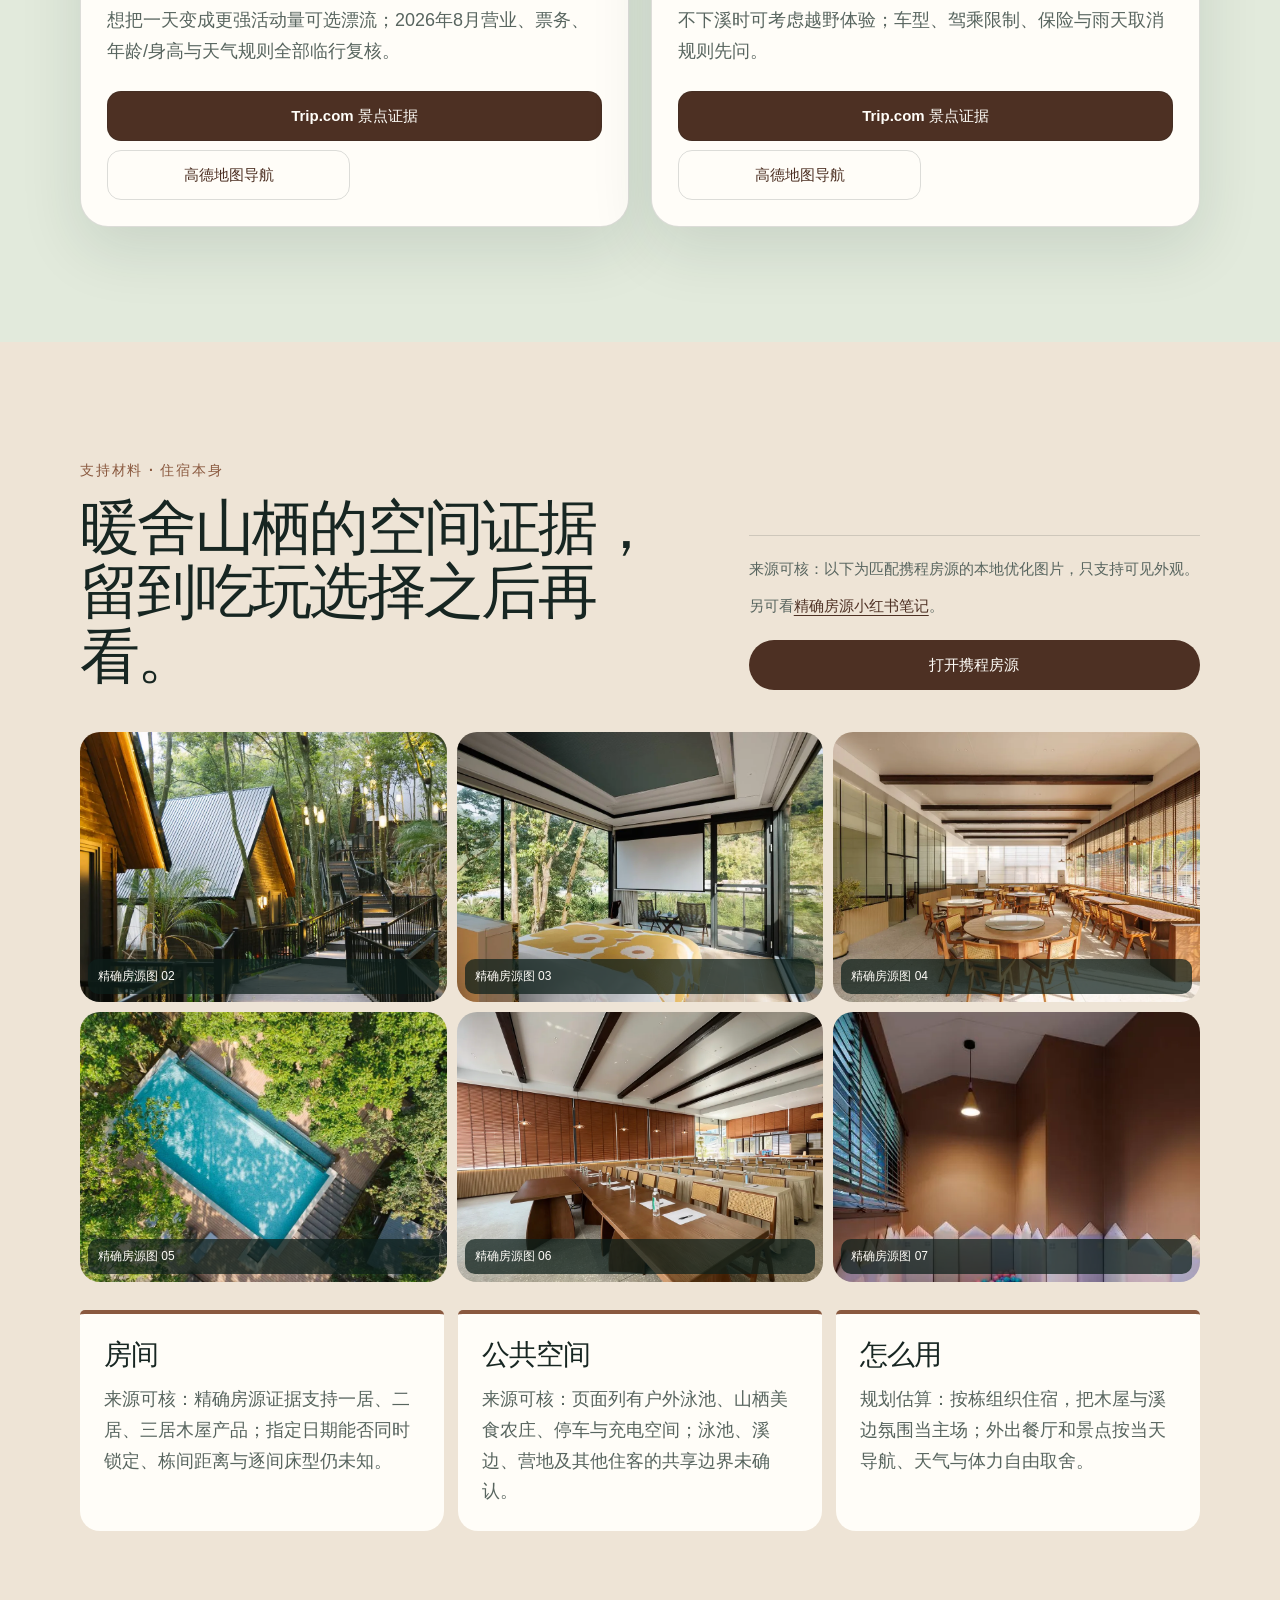
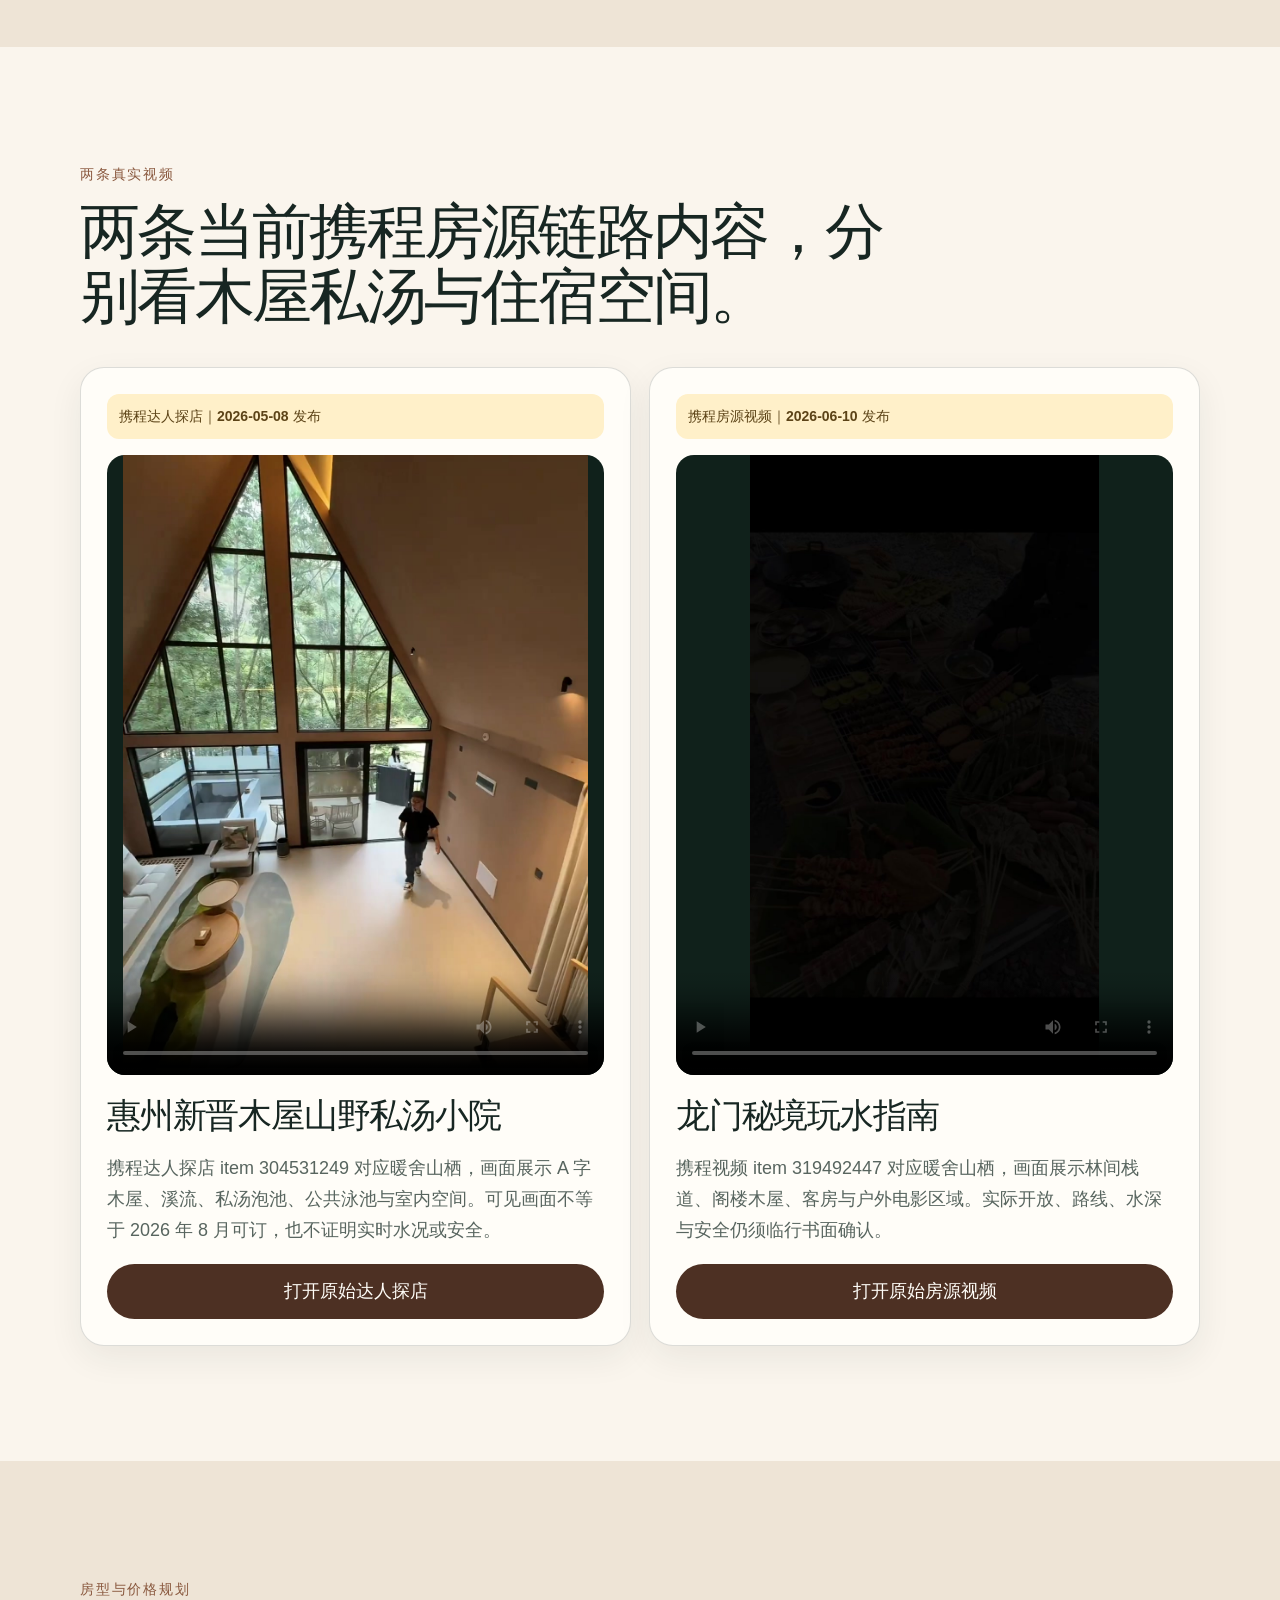
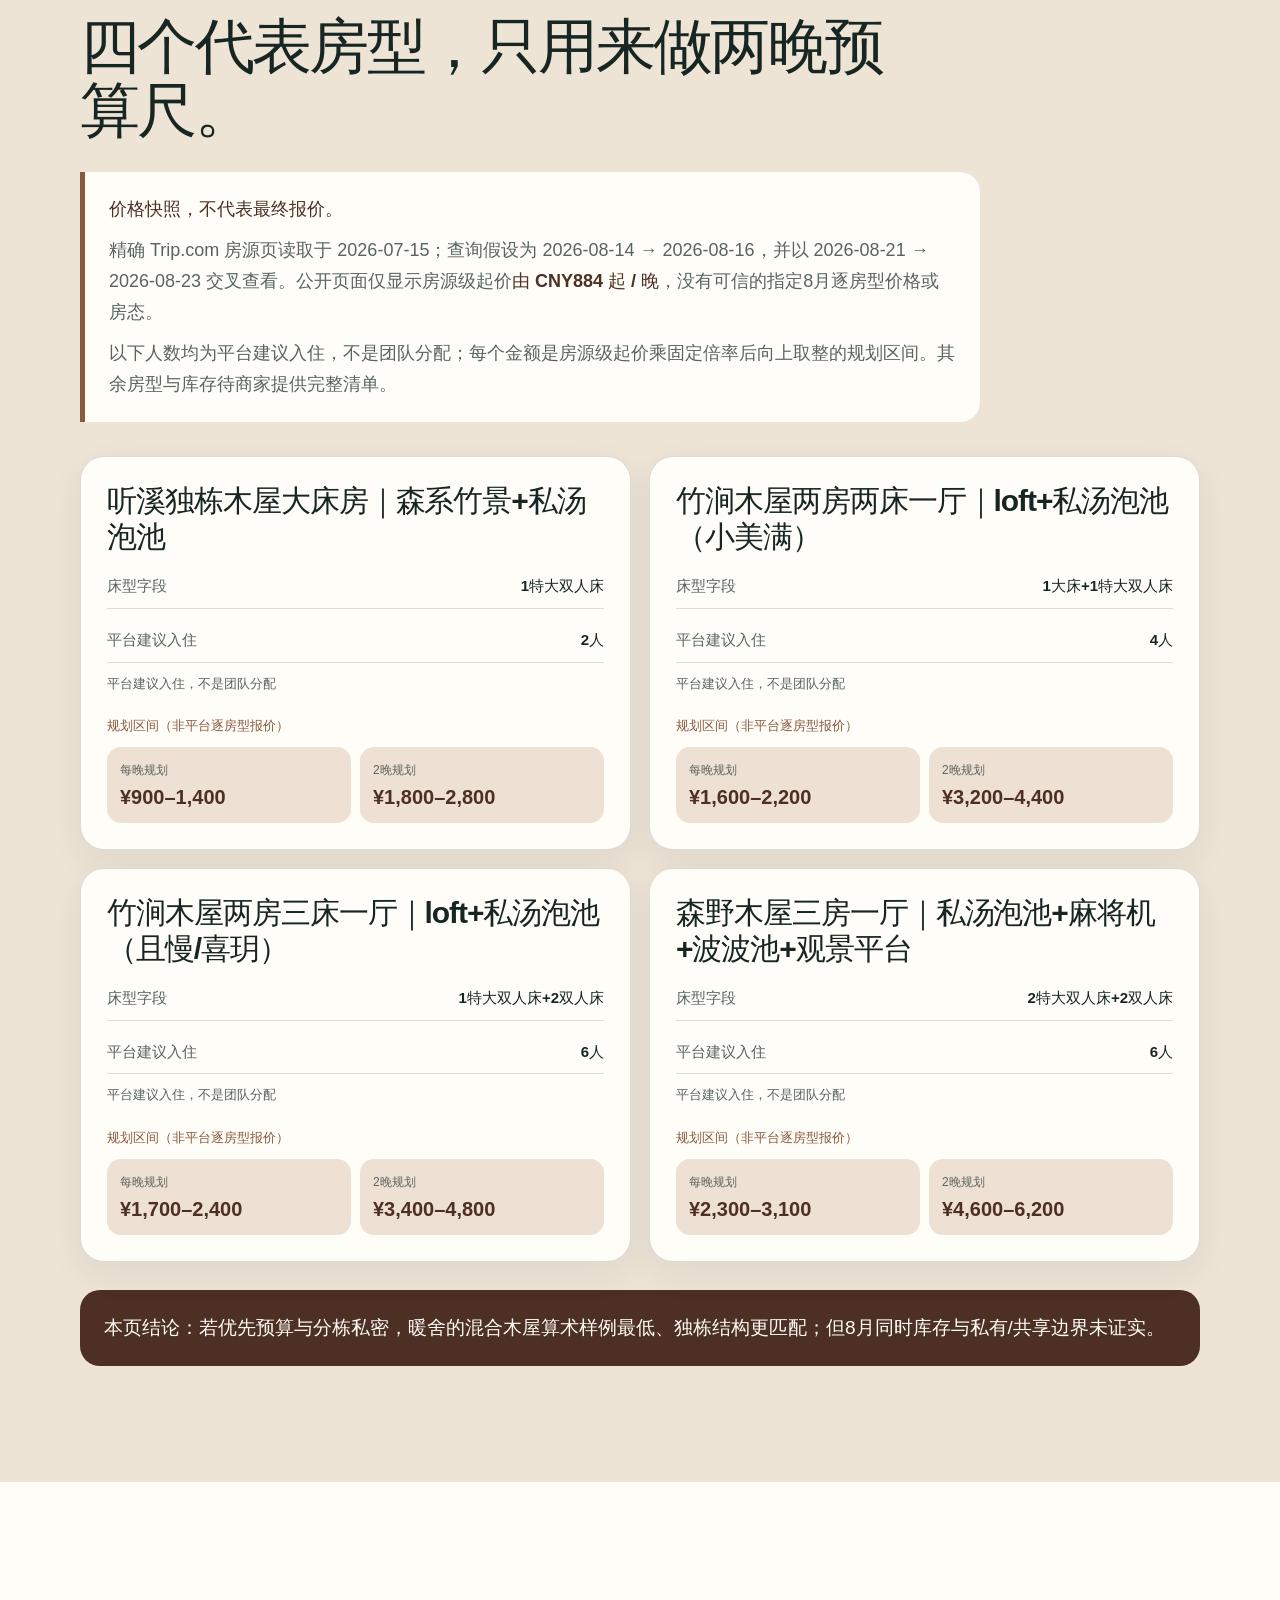
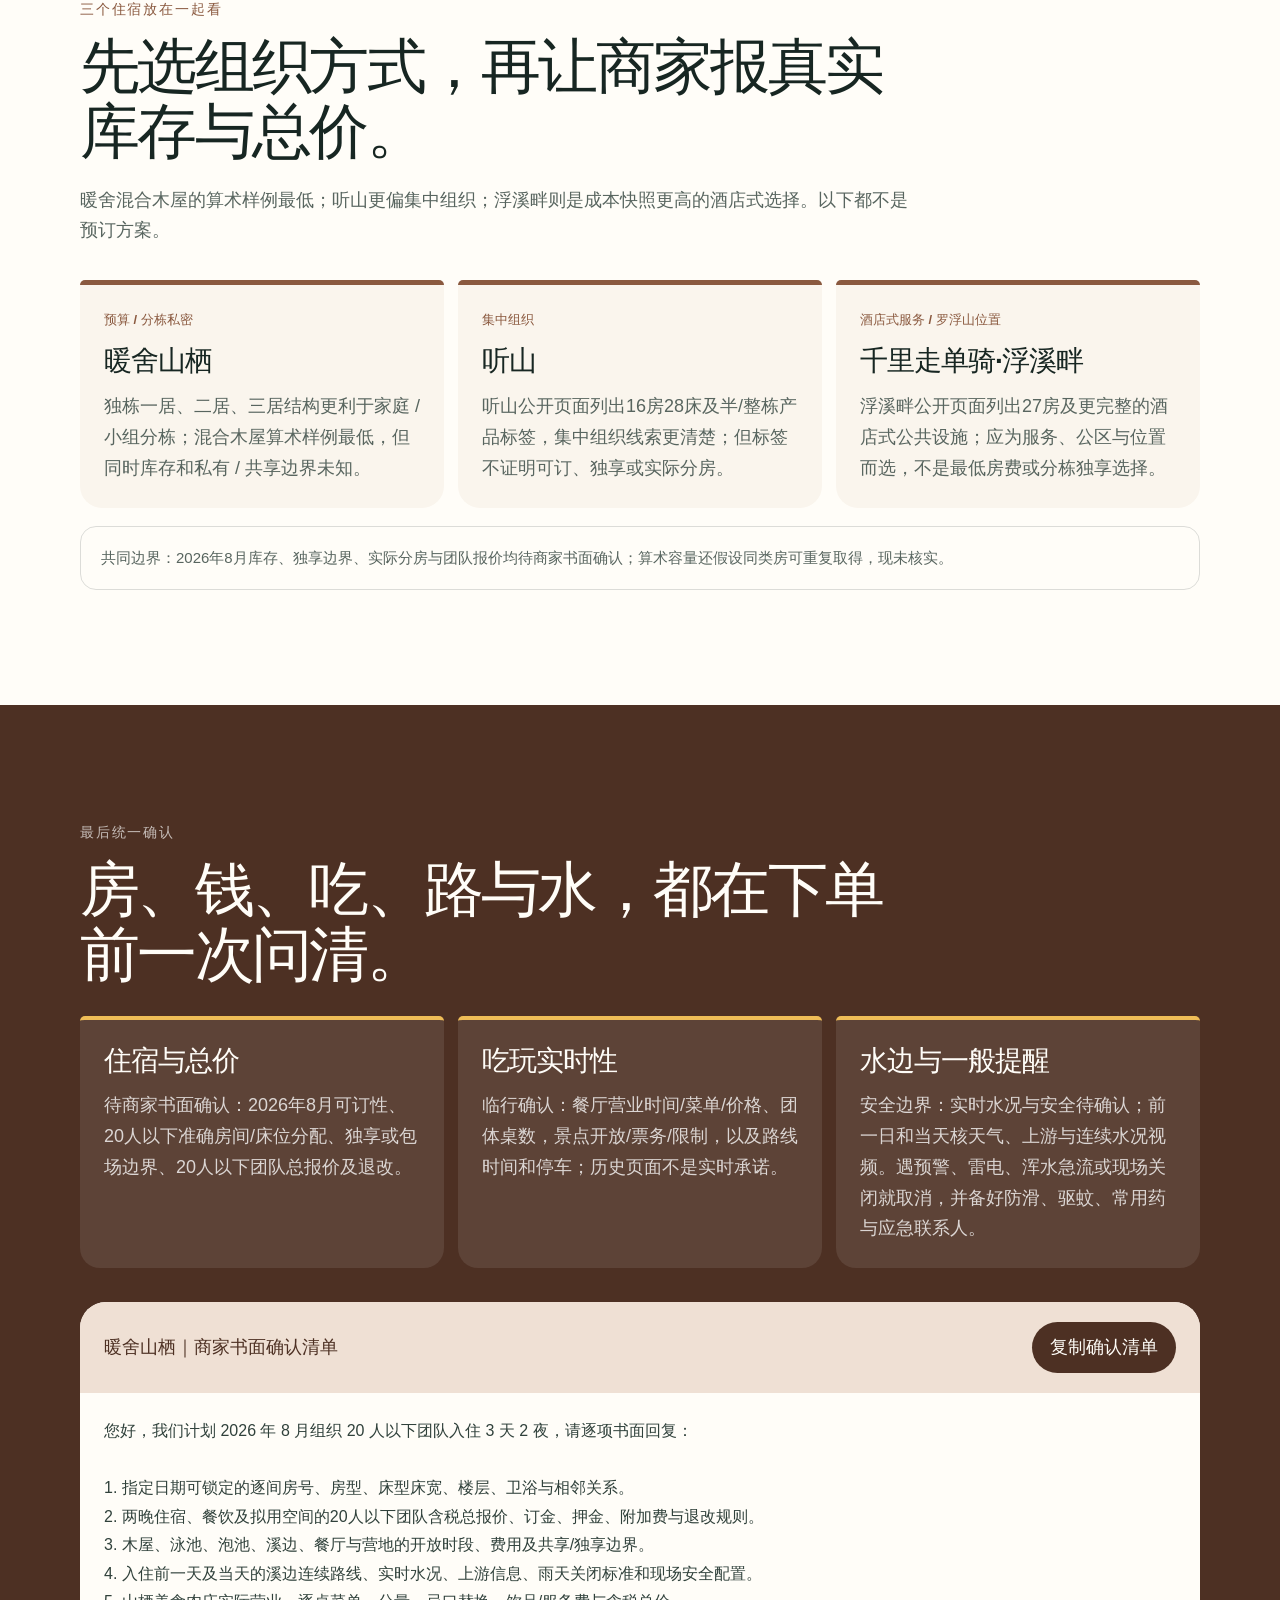
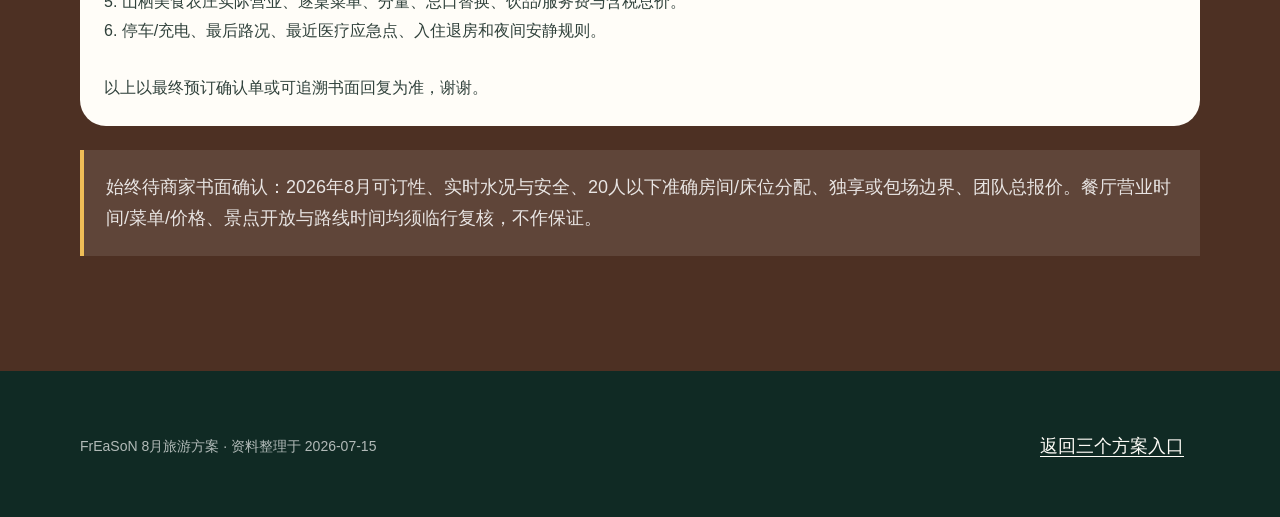
<file: travel/nuanshe/index.html>
<!doctype html>
<html lang="zh-CN">
<head>
  <meta charset="utf-8">
  <meta name="viewport" content="width=device-width, initial-scale=1, viewport-fit=cover">
  <meta name="format-detection" content="telephone=no,email=no,address=no">
  <meta name="theme-color" content="#4d3023">
  <title>暖舍山栖周边吃什么、玩什么｜广州出发 · FrEaSoN</title>
  <meta name="description" content="广州去南昆山暖舍山栖的沿途与附近餐厅、景点自由选择：6个吃饭选项、4个游玩选项，以及精确房源证据与下单前确认边界。">
  <link rel="canonical" href="https://freasont.github.io/travel/nuanshe/">
  <link rel="icon" href="/favicon.svg" type="image/svg+xml">
  <link rel="preload" href="/assets/details/nuanshe/01.webp" as="image" type="image/webp" fetchpriority="high">
  <link rel="stylesheet" href="/detail.css?v=20260715-3">
  <script src="/detail.js?v=20260715-1" defer></script>
</head>
<body class="detail--nuanshe" data-detail-slug="nuanshe" data-ctrip-id="133846225">
  <a class="skip-link" href="#main">跳到主要内容</a>

  <header class="detail-hero" id="top">
    <img class="detail-hero__image" src="/assets/details/nuanshe/01.webp" width="1200" height="800" alt="暖舍山栖房源入口夜景中可见木屋、玻璃公共建筑和发光招牌" fetchpriority="high">
    <div class="detail-hero__shade" aria-hidden="true"></div>
    <div class="detail-topbar"><nav class="detail-nav detail-shell" aria-label="详情页导航"><a class="detail-brand" href="/">FrEaSoN</a><a class="detail-nav__back" href="/travel/">返回全部方案</a></nav></div>
    <div class="detail-hero__inner detail-shell">
      <div class="detail-hero__copy">
        <p class="detail-kicker">南昆山 · 暖舍山栖 · 携程 133846225</p>
        <h1>先选吃什么，再决定附近怎么玩。</h1>
        <p class="detail-hero__sub">不排满三天：广州出发找一顿顺路饭，住下以后从四家餐厅和四处玩法里自由挑。</p>
        <div class="detail-hero__meta" aria-label="方案摘要"><span>2 个沿途吃</span><span>4 个附近吃</span><span>4 个附近玩</span></div>
      </div>
    </div>
  </header>

  <aside class="truth-strip" aria-label="信息可信度图例">
    <div class="detail-shell truth-strip__grid">
      <div class="truth-card" data-truth="verified"><strong>来源可核</strong><p>卡片精确名称、图片与推荐依据由各卡链接的精确 Trip.com / 携程或地图 / 内容来源支持；住宿图片来自精确携程房源。</p></div>
      <div class="truth-card truth-card--estimate" data-truth="estimate"><strong>规划估算</strong><p>“顺路、附近、绕行”是行前规划分类，不是实时导航。</p></div>
      <div class="truth-card truth-card--confirm" data-truth="confirm"><strong>待临行确认</strong><p>营业、菜单、价格、路况、开放与安全条件都可能变化；完整边界集中在页尾。</p></div>
    </div>
  </aside>

  <main id="main">
    <section class="route-reference" id="route" aria-labelledby="route-title">
      <div class="detail-shell route-reference__inner">
        <p class="detail-kicker">短路线参考</p>
        <div><h2 id="route-title">中新大厦（海珠区宝岗大道268号） → 永汉镇片区 → 锦城村村路 → 暖舍山栖精确定位</h2><p>去回程都以当天高德实时导航为准；卡片只帮你决定是否值得停，不替代路线规划。</p><p class="route-snapshot-note"><strong>路线口径：</strong>以下卡片为 2026-07-15 OSRM / OpenStreetMap 道路路线快照；卡片中的“中新大厦 → 店”均指海珠区宝岗大道268号的中新大厦。标注“精确地址片区估算”或“昆山峡邻近路线推算”的为地址 / 代理估算。不是直线距离，也不是实时交通；实际起点、拥堵、封路与天气会改变结果，出发前请重跑实时导航。</p></div>
      </div>
    </section>

    <section class="choice-group choice-group--warm" id="food-route" data-choice-group="route-food" aria-labelledby="food-route-title">
      <div class="detail-shell">
        <p class="detail-kicker">第一组 · 2 选 1</p>
        <h2 id="food-route-title">广州出发沿途吃</h2>
        <p class="choice-group__lead">都在永汉镇片区，但是否顺路取决于当天路线；先看实时导航，再决定要不要下高速或进镇。</p>
        <div class="choice-grid choice-grid--two">
          <article class="choice-card" data-choice-card="food">
            <img src="/assets/choices/food-huayue.webp" width="748" height="443" alt="花悦农庄（永汉温泉总店）的匹配餐厅图片" loading="lazy">
            <div class="choice-card__body"><p class="choice-card__route"><span>沿途顺路</span>永汉镇片区｜需看当天导航是否顺路</p><p class="choice-card__metrics"><span>驾车规划估算｜2026-07-15路线快照</span>中新大厦 → 店：106.9 km / 约95分钟；店 → 暖舍：13.9 km / 约15分钟</p><h3>花悦农庄（永汉温泉总店）</h3><p class="choice-card__recommend">想在进山前先坐下来吃一顿农庄菜，可把它列为永汉镇停靠选项；具体招牌与当日菜单先在店页复核。</p><div class="choice-card__actions"><a data-link="dianping" href="https://m.dianping.com/shoplist/0/search?keyword=%E8%8A%B1%E6%82%A6%E5%86%9C%E5%BA%84%EF%BC%88%E6%B0%B8%E6%B1%89%E6%B8%A9%E6%B3%89%E6%80%BB%E5%BA%97%EF%BC%89" target="_blank" rel="noopener noreferrer">大众点评搜店</a><a data-link="amap" href="https://uri.amap.com/search?keyword=%E8%8A%B1%E6%82%A6%E5%86%9C%E5%BA%84%EF%BC%88%E6%B0%B8%E6%B1%89%E6%B8%A9%E6%B3%89%E6%80%BB%E5%BA%97%EF%BC%89&amp;city=%E6%83%A0%E5%B7%9E&amp;callnative=0" target="_blank" rel="noopener noreferrer">高德地图找店</a><a data-link="trip" href="https://www.trip.com/travel-guide/longmen-2949-restaurant/hua-yue-61135446/" target="_blank" rel="noopener noreferrer">Trip.com 餐厅证据</a></div></div>
          </article>
          <article class="choice-card" data-choice-card="food">
            <img src="/assets/choices/food-laokejia-yonghan.webp" width="717" height="720" alt="老客家美食·竹筒饭·河鲜（龙门永汉店）的匹配餐厅图片" loading="lazy">
            <div class="choice-card__body"><p class="choice-card__route"><span>沿途顺路</span>永汉镇片区｜进山前后可选，当天导航为准</p><p class="choice-card__metrics"><span>驾车规划估算｜2026-07-15路线快照</span>中新大厦 → 店：103.6 km / 约95分钟；店 → 暖舍：17.4 km / 约20分钟</p><h3>老客家美食·竹筒饭·河鲜（龙门永汉店）</h3><p class="choice-card__recommend">店名与平台页直接指向竹筒饭、河鲜，适合把午饭和永汉补给合并；品种与价格到店前再核。</p><div class="choice-card__actions"><a data-link="dianping" href="https://m.dianping.com/shoplist/0/search?keyword=%E8%80%81%E5%AE%A2%E5%AE%B6%E7%BE%8E%E9%A3%9F%C2%B7%E7%AB%B9%E7%AD%92%E9%A5%AD%C2%B7%E6%B2%B3%E9%B2%9C%EF%BC%88%E9%BE%99%E9%97%A8%E6%B0%B8%E6%B1%89%E5%BA%97%EF%BC%89" target="_blank" rel="noopener noreferrer">大众点评搜店</a><a data-link="amap" href="https://uri.amap.com/search?keyword=%E8%80%81%E5%AE%A2%E5%AE%B6%E7%BE%8E%E9%A3%9F%C2%B7%E7%AB%B9%E7%AD%92%E9%A5%AD%C2%B7%E6%B2%B3%E9%B2%9C%EF%BC%88%E9%BE%99%E9%97%A8%E6%B0%B8%E6%B1%89%E5%BA%97%EF%BC%89&amp;city=%E6%83%A0%E5%B7%9E&amp;callnative=0" target="_blank" rel="noopener noreferrer">高德地图找店</a><a data-link="trip" href="https://www.trip.com/travel-guide/longmen-2949-restaurant/city-45857116/" target="_blank" rel="noopener noreferrer">Trip.com 餐厅证据</a></div></div>
          </article>
        </div>
      </div>
    </section>

    <section class="choice-group" id="food-nearby" data-choice-group="nearby-food" aria-labelledby="food-nearby-title">
      <div class="detail-shell">
        <p class="detail-kicker">第二组 · 4 个备选</p>
        <h2 id="food-nearby-title">住下以后附近吃</h2>
        <p class="choice-group__lead">“附近”指同一目的地区域，不等于步行可达。四家都先用精确店名找地图，再核营业与团体桌数。</p>
        <div class="choice-grid">
          <article class="choice-card" data-choice-card="food"><img src="/assets/choices/food-zhuxiang.webp" width="540" height="720" alt="南昆山竹香农庄的匹配餐厅图片" loading="lazy"><div class="choice-card__body"><p class="choice-card__route"><span>住宿附近</span>南昆山景区片区｜从住宿需开车，实时导航</p><p class="choice-card__metrics"><span>驾车规划估算｜2026-07-15路线快照</span>暖舍 → 店：约0.4–1.6 km / 约5–10分钟（精确地址片区估算）</p><h3>南昆山竹香农庄</h3><p class="choice-card__recommend">精确百度地图 POI 与店面实景只支持餐厅身份；可列为住宿附近的农庄备选，菜单、营业时间和团队桌数需先核。</p><div class="choice-card__actions"><a data-link="dianping" href="https://m.dianping.com/shoplist/0/search?keyword=%E5%8D%97%E6%98%86%E5%B1%B1%E7%AB%B9%E9%A6%99%E5%86%9C%E5%BA%84" target="_blank" rel="noopener noreferrer">大众点评搜店</a><a data-link="amap" href="https://uri.amap.com/search?keyword=%E5%8D%97%E6%98%86%E5%B1%B1%E7%AB%B9%E9%A6%99%E5%86%9C%E5%BA%84&amp;city=%E6%83%A0%E5%B7%9E&amp;callnative=0" target="_blank" rel="noopener noreferrer">高德地图找店</a><a data-link="baidu" href="http://j.map.baidu.com/07sK_O" target="_blank" rel="noopener noreferrer">百度地图实景</a></div></div></article>
          <article class="choice-card" data-choice-card="food"><img src="/assets/choices/food-yizhuyiwei.webp" width="960" height="540" alt="一竹一味竹筒饭（永汉碧桂园店）的匹配餐厅图片" loading="lazy"><div class="choice-card__body"><p class="choice-card__route"><span>住宿附近</span>永汉镇片区｜从住宿需开车，实时导航</p><p class="choice-card__metrics"><span>驾车规划估算｜2026-07-15路线快照</span>暖舍 → 店：10.7 km / 约15分钟</p><h3>一竹一味竹筒饭（永汉碧桂园店）</h3><p class="choice-card__recommend">想明确吃竹筒饭可优先看这家，精确分店名与平台食物图可核；现售口味、份量和团体桌数需复核。</p><div class="choice-card__actions"><a data-link="dianping" href="https://m.dianping.com/shoplist/0/search?keyword=%E4%B8%80%E7%AB%B9%E4%B8%80%E5%91%B3%E7%AB%B9%E7%AD%92%E9%A5%AD%EF%BC%88%E6%B0%B8%E6%B1%89%E7%A2%A7%E6%A1%82%E5%9B%AD%E5%BA%97%EF%BC%89" target="_blank" rel="noopener noreferrer">大众点评搜店</a><a data-link="amap" href="https://uri.amap.com/search?keyword=%E4%B8%80%E7%AB%B9%E4%B8%80%E5%91%B3%E7%AB%B9%E7%AD%92%E9%A5%AD%EF%BC%88%E6%B0%B8%E6%B1%89%E7%A2%A7%E6%A1%82%E5%9B%AD%E5%BA%97%EF%BC%89&amp;city=%E6%83%A0%E5%B7%9E&amp;callnative=0" target="_blank" rel="noopener noreferrer">高德地图找店</a><a data-link="trip" href="https://www.trip.com/travel-guide/longmen-2949-restaurant/city-98706669/" target="_blank" rel="noopener noreferrer">Trip.com 餐厅证据</a></div></div></article>
          <article class="choice-card" data-choice-card="food"><img src="/assets/choices/food-fenyangju.webp" width="960" height="610" alt="南昆山汾阳居农家私房菜的匹配餐厅图片" loading="lazy"><div class="choice-card__body"><p class="choice-card__route"><span>需绕行</span>南昆山景区片区｜可能绕行，以实时导航为准</p><p class="choice-card__metrics"><span>驾车规划估算｜2026-07-15路线快照</span>暖舍 → 店：13.2 km / 约20分钟</p><h3>南昆山汾阳居农家私房菜</h3><p class="choice-card__recommend">平台精确私房菜店页与食物图可核，适合不想只吃竹筒饭时换一顿家常农家菜；菜单当天确认。</p><div class="choice-card__actions"><a data-link="dianping" href="https://m.dianping.com/shoplist/0/search?keyword=%E5%8D%97%E6%98%86%E5%B1%B1%E6%B1%BE%E9%98%B3%E5%B1%85%E5%86%9C%E5%AE%B6%E7%A7%81%E6%88%BF%E8%8F%9C" target="_blank" rel="noopener noreferrer">大众点评搜店</a><a data-link="amap" href="https://uri.amap.com/search?keyword=%E5%8D%97%E6%98%86%E5%B1%B1%E6%B1%BE%E9%98%B3%E5%B1%85%E5%86%9C%E5%AE%B6%E7%A7%81%E6%88%BF%E8%8F%9C&amp;city=%E6%83%A0%E5%B7%9E&amp;callnative=0" target="_blank" rel="noopener noreferrer">高德地图找店</a><a data-link="trip" href="https://www.trip.com/travel-guide/longmen-2949-restaurant/city-62970544/" target="_blank" rel="noopener noreferrer">Trip.com 餐厅证据</a></div></div></article>
          <article class="choice-card" data-choice-card="food"><img src="/assets/choices/food-heshun-yonghan.webp" width="940" height="720" alt="和顺土菜·竹筒饭·河鲜（龙门永汉店）的匹配餐厅图片" loading="lazy"><div class="choice-card__body"><p class="choice-card__route"><span>住宿附近</span>永汉镇片区｜从住宿需开车，实时导航</p><p class="choice-card__metrics"><span>驾车规划估算｜2026-07-15路线快照</span>暖舍 → 店：17.0 km / 约20分钟</p><h3>和顺土菜·竹筒饭·河鲜（龙门永汉店）</h3><p class="choice-card__recommend">店名与平台页支持土菜、竹筒饭、河鲜方向，适合多人分桌点菜；河鲜品种、时价和桌数先问清。</p><div class="choice-card__actions"><a data-link="dianping" href="https://m.dianping.com/shoplist/0/search?keyword=%E5%92%8C%E9%A1%BA%E5%9C%9F%E8%8F%9C%C2%B7%E7%AB%B9%E7%AD%92%E9%A5%AD%C2%B7%E6%B2%B3%E9%B2%9C%EF%BC%88%E9%BE%99%E9%97%A8%E6%B0%B8%E6%B1%89%E5%BA%97%EF%BC%89" target="_blank" rel="noopener noreferrer">大众点评搜店</a><a data-link="amap" href="https://uri.amap.com/search?keyword=%E5%92%8C%E9%A1%BA%E5%9C%9F%E8%8F%9C%C2%B7%E7%AB%B9%E7%AD%92%E9%A5%AD%C2%B7%E6%B2%B3%E9%B2%9C%EF%BC%88%E9%BE%99%E9%97%A8%E6%B0%B8%E6%B1%89%E5%BA%97%EF%BC%89&amp;city=%E6%83%A0%E5%B7%9E&amp;callnative=0" target="_blank" rel="noopener noreferrer">高德地图找店</a><a data-link="trip" href="https://www.trip.com/travel-guide/longmen-2949-restaurant/city-32743453/" target="_blank" rel="noopener noreferrer">Trip.com 餐厅证据</a></div></div></article>
        </div>
      </div>
    </section>

    <section class="choice-group choice-group--green" id="play-nearby" data-choice-group="nearby-play" aria-labelledby="play-nearby-title">
      <div class="detail-shell">
        <p class="detail-kicker">第三组 · 4 个备选</p><h2 id="play-nearby-title">附近值得玩</h2><p class="choice-group__lead">水量、天气、预约和现场管控会改变体验；Trip.com 用于看地点证据，高德负责临行导航。</p>
        <div class="choice-grid">
          <article class="choice-card" data-choice-card="play"><img src="/assets/choices/play-chuanlong.webp" width="540" height="720" alt="川龙瀑布景区的匹配景点图片" loading="lazy"><div class="choice-card__body"><p class="choice-card__route"><span>需绕行</span>南昆山景区内｜需绕行，实时导航</p><p class="choice-card__metrics"><span>驾车规划估算｜2026-07-15路线快照</span>暖舍 → 景区：14.9 km / 约25分钟</p><h3>川龙瀑布景区</h3><p class="choice-card__recommend">想看瀑布与森林水景可选；水量、步道与雨天开放必须出发前复核。</p><div class="choice-card__actions"><a data-link="trip" href="https://www.trip.com/travel-guide/attraction/longmen/chuanlong-waterfall-scenic-area-69259642/" target="_blank" rel="noopener noreferrer">Trip.com 景点证据</a><a data-link="amap" href="https://uri.amap.com/search?keyword=%E5%B7%9D%E9%BE%99%E7%80%91%E5%B8%83%E6%99%AF%E5%8C%BA&amp;city=%E6%83%A0%E5%B7%9E&amp;callnative=0" target="_blank" rel="noopener noreferrer">高德地图导航</a></div></div></article>
          <article class="choice-card" data-choice-card="play"><img src="/assets/choices/play-shihe.webp" width="540" height="720" alt="石河奇观的匹配景点图片" loading="lazy"><div class="choice-card__body"><p class="choice-card__route"><span>需绕行</span>南昆山景区内｜需绕行，实时导航</p><p class="choice-card__metrics"><span>驾车规划估算｜2026-07-15路线快照</span>暖舍 → 景区：17.8 km / 约35分钟</p><h3>石河奇观</h3><p class="choice-card__recommend">看峡谷、怪石与溪流景观，不等于可安全下水；天气和现场管控优先。</p><div class="choice-card__actions"><a data-link="trip" href="https://www.trip.com/travel-guide/attraction/longmen/wonders-of-stone-river-69530512/" target="_blank" rel="noopener noreferrer">Trip.com 景点证据</a><a data-link="amap" href="https://uri.amap.com/search?keyword=%E7%9F%B3%E6%B2%B3%E5%A5%87%E8%A7%82&amp;city=%E6%83%A0%E5%B7%9E&amp;callnative=0" target="_blank" rel="noopener noreferrer">高德地图导航</a></div></div></article>
          <article class="choice-card" data-choice-card="play"><img src="/assets/choices/play-kunshanxia.webp" width="828" height="552" alt="南昆山大观园昆山峡漂流的匹配景点图片" loading="lazy"><div class="choice-card__body"><p class="choice-card__route"><span>住宿附近</span>平台曾列约5公里直线距离｜不是车程，需导航</p><p class="choice-card__metrics"><span>驾车规划估算｜2026-07-15路线快照</span>暖舍 → 景区：8.6 km / 约10分钟</p><h3>南昆山大观园昆山峡漂流</h3><p class="choice-card__recommend">想把一天变成更强活动量可选漂流；2026年8月营业、票务、年龄/身高与天气规则全部临行复核。</p><div class="choice-card__actions"><a data-link="trip" href="https://www.trip.com/travel-guide/attraction/longmen/huizhou-kun-shan-xia-senlin-hai-drifting-97705/" target="_blank" rel="noopener noreferrer">Trip.com 景点证据</a><a data-link="amap" href="https://uri.amap.com/search?keyword=%E5%8D%97%E6%98%86%E5%B1%B1%E5%A4%A7%E8%A7%82%E5%9B%AD%E6%98%86%E5%B1%B1%E5%B3%A1%E6%BC%82%E6%B5%81&amp;city=%E6%83%A0%E5%B7%9E&amp;callnative=0" target="_blank" rel="noopener noreferrer">高德地图导航</a></div></div></article>
          <article class="choice-card" data-choice-card="play"><img src="/assets/choices/play-lehuitu.webp" width="960" height="540" alt="乐汇途越野车基地的匹配景点图片" loading="lazy"><div class="choice-card__body"><p class="choice-card__route"><span>住宿附近</span>油田村G355、昆山峡漂流旁｜住宿周边但需开车</p><p class="choice-card__metrics"><span>驾车规划估算｜2026-07-15路线快照</span>暖舍 → 基地：约9–11 km / 约15–20分钟（昆山峡邻近路线推算）</p><h3>乐汇途越野车基地</h3><p class="choice-card__recommend">不下溪时可考虑越野体验；车型、驾乘限制、保险与雨天取消规则先问。</p><div class="choice-card__actions"><a data-link="trip" href="https://www.trip.com/travel-guide/attraction/longmen/lehui-tu-off-road-vehicle-base-95837792/" target="_blank" rel="noopener noreferrer">Trip.com 景点证据</a><a data-link="amap" href="https://uri.amap.com/search?keyword=%E4%B9%90%E6%B1%87%E9%80%94%E8%B6%8A%E9%87%8E%E8%BD%A6%E5%9F%BA%E5%9C%B0&amp;city=%E6%83%A0%E5%B7%9E&amp;callnative=0" target="_blank" rel="noopener noreferrer">高德地图导航</a></div></div></article>
        </div>
      </div>
    </section>

    <section class="detail-section detail-section--tint" id="stay" aria-labelledby="stay-title">
      <div class="detail-shell">
        <div class="gallery-head"><div><p class="detail-kicker">支持材料 · 住宿本身</p><h2 id="stay-title">暖舍山栖的空间证据，留到吃玩选择之后再看。</h2></div><p class="source-line"><strong>来源可核：</strong>以下为匹配携程房源的本地优化图片，只支持可见外观。另可看<a href="https://www.xiaohongshu.com/explore/6a53988f000000001003df4d" target="_blank" rel="noopener noreferrer">精确房源小红书笔记</a>。<a class="detail-cta" href="https://hotels.ctrip.com/hotels/133846225.html" target="_blank" rel="noopener noreferrer">打开携程房源</a></p></div>
        <div class="property-gallery" aria-label="暖舍山栖精确房源图片">
          <figure><img src="/assets/details/nuanshe/02.webp" width="1200" height="800" alt="携程房源页中的暖舍山栖住宿实景 2" loading="lazy"><figcaption>精确房源图 02</figcaption></figure><figure><img src="/assets/details/nuanshe/03.webp" width="1200" height="800" alt="携程房源页中的暖舍山栖住宿实景 3" loading="lazy"><figcaption>精确房源图 03</figcaption></figure><figure><img src="/assets/details/nuanshe/04.webp" width="1200" height="800" alt="携程房源页中的暖舍山栖住宿实景 4" loading="lazy"><figcaption>精确房源图 04</figcaption></figure><figure><img src="/assets/details/nuanshe/05.webp" width="1200" height="675" alt="携程房源页中的暖舍山栖住宿实景 5" loading="lazy"><figcaption>精确房源图 05</figcaption></figure><figure><img src="/assets/details/nuanshe/06.webp" width="1200" height="836" alt="携程房源页中的暖舍山栖住宿实景 6" loading="lazy"><figcaption>精确房源图 06</figcaption></figure><figure><img src="/assets/details/nuanshe/07.webp" width="568" height="853" alt="携程房源页中的暖舍山栖住宿实景 7" loading="lazy"><figcaption>精确房源图 07</figcaption></figure>
        </div>
        <div class="stay-notes"><article><h3>房间</h3><p><strong>来源可核：</strong>精确房源证据支持一居、二居、三居木屋产品；指定日期能否同时锁定、栋间距离与逐间床型仍未知。</p></article><article><h3>公共空间</h3><p><strong>来源可核：</strong>页面列有户外泳池、山栖美食农庄、停车与充电空间；泳池、溪边、营地及其他住客的共享边界未确认。</p></article><article><h3>怎么用</h3><p><strong>规划估算：</strong>按栋组织住宿，把木屋与溪边氛围当主场；外出餐厅和景点按当天导航、天气与体力自由取舍。</p></article></div>
      </div>
    </section>

    <section class="detail-section" id="videos" aria-labelledby="videos-title"><div class="detail-shell"><p class="detail-kicker">两条真实视频</p><h2 id="videos-title">两条当前携程房源链路内容，分别看木屋私汤与住宿空间。</h2><div class="video-grid"><article class="video-card" data-video-card><p class="video-card__warning">携程达人探店｜2026-05-08 发布</p><div class="video-card__media video-card__media--portrait"><video controls preload="metadata" playsinline poster="/assets/details/nuanshe/ctrip-daren-private-spring-poster.jpg"><source src="/assets/details/nuanshe/ctrip-daren-private-spring.mp4" type="video/mp4">你的浏览器暂不支持视频播放。</video></div><h3>惠州新晋木屋山野私汤小院</h3><p>携程达人探店 item 304531249 对应暖舍山栖，画面展示 A 字木屋、溪流、私汤泡池、公共泳池与室内空间。可见画面不等于 2026 年 8 月可订，也不证明实时水况或安全。</p><a href="https://m.ctrip.com/webapp/you/community/detail?articleId=304531249&amp;isHideNavBar=YES&amp;seo=0&amp;hideOpenCtrip=0" target="_blank" rel="noopener noreferrer">打开原始达人探店</a></article><article class="video-card" data-video-card><p class="video-card__warning">携程房源视频｜2026-06-10 发布</p><div class="video-card__media video-card__media--portrait"><video controls preload="metadata" playsinline poster="/assets/details/nuanshe/ctrip-daren-stay-poster.jpg"><source src="/assets/details/nuanshe/ctrip-daren-stay.mp4" type="video/mp4">你的浏览器暂不支持视频播放。</video></div><h3>龙门秘境玩水指南</h3><p>携程视频 item 319492447 对应暖舍山栖，画面展示林间栈道、阁楼木屋、客房与户外电影区域。实际开放、路线、水深与安全仍须临行书面确认。</p><a href="https://m.ctrip.com/webapp/you/community/detail?articleId=319492447&amp;isHideNavBar=YES&amp;seo=0&amp;hideOpenCtrip=0" target="_blank" rel="noopener noreferrer">打开原始房源视频</a></article></div></div></section>

    <section
      class="detail-section detail-section--rooms"
      id="rooms"
      aria-labelledby="rooms-title"
    >
      <div class="detail-shell">
        <p class="detail-kicker">房型与价格规划</p>
        <h2 id="rooms-title">四个代表房型，只用来做两晚预算尺。</h2>
        <div class="room-snapshot">
          <p><strong>价格快照，不代表最终报价。</strong></p>
          <p>
            精确 Trip.com 房源页读取于 2026-07-15；查询假设为 2026-08-14 →
            2026-08-16，并以 2026-08-21 → 2026-08-23
            交叉查看。公开页面仅显示房源级起价<strong
              >由 CNY884 起 / 晚</strong
            >，没有可信的指定8月逐房型价格或房态。
          </p>
          <p>
            以下人数均为平台建议入住，不是团队分配；每个金额是房源级起价乘固定倍率后向上取整的规划区间。其余房型与库存待商家提供完整清单。
          </p>
        </div>
        <div class="room-grid">
          <article class="room-card" data-room-card>
            <h3>听溪独栋木屋大床房｜森系竹景+私汤泡池</h3>
            <p class="room-card__fact">
              <span>床型字段</span><strong>1特大双人床</strong>
            </p>
            <p class="room-card__fact">
              <span>平台建议入住</span><strong>2人</strong>
            </p>
            <p class="room-card__boundary">平台建议入住，不是团队分配</p>
            <p class="room-card__label">规划区间（非平台逐房型报价）</p>
            <div class="room-card__prices">
              <p><span>每晚规划</span><strong>¥900–1,400</strong></p>
              <p><span>2晚规划</span><strong>¥1,800–2,800</strong></p>
            </div>
          </article>
          <article class="room-card" data-room-card>
            <h3>竹涧木屋两房两床一厅｜loft+私汤泡池（小美满）</h3>
            <p class="room-card__fact">
              <span>床型字段</span><strong>1大床+1特大双人床</strong>
            </p>
            <p class="room-card__fact">
              <span>平台建议入住</span><strong>4人</strong>
            </p>
            <p class="room-card__boundary">平台建议入住，不是团队分配</p>
            <p class="room-card__label">规划区间（非平台逐房型报价）</p>
            <div class="room-card__prices">
              <p><span>每晚规划</span><strong>¥1,600–2,200</strong></p>
              <p><span>2晚规划</span><strong>¥3,200–4,400</strong></p>
            </div>
          </article>
          <article class="room-card" data-room-card>
            <h3>竹涧木屋两房三床一厅｜loft+私汤泡池（且慢/喜玥）</h3>
            <p class="room-card__fact">
              <span>床型字段</span><strong>1特大双人床+2双人床</strong>
            </p>
            <p class="room-card__fact">
              <span>平台建议入住</span><strong>6人</strong>
            </p>
            <p class="room-card__boundary">平台建议入住，不是团队分配</p>
            <p class="room-card__label">规划区间（非平台逐房型报价）</p>
            <div class="room-card__prices">
              <p><span>每晚规划</span><strong>¥1,700–2,400</strong></p>
              <p><span>2晚规划</span><strong>¥3,400–4,800</strong></p>
            </div>
          </article>
          <article class="room-card" data-room-card>
            <h3>森野木屋三房一厅｜私汤泡池+麻将机+波波池+观景平台</h3>
            <p class="room-card__fact">
              <span>床型字段</span><strong>2特大双人床+2双人床</strong>
            </p>
            <p class="room-card__fact">
              <span>平台建议入住</span><strong>6人</strong>
            </p>
            <p class="room-card__boundary">平台建议入住，不是团队分配</p>
            <p class="room-card__label">规划区间（非平台逐房型报价）</p>
            <div class="room-card__prices">
              <p><span>每晚规划</span><strong>¥2,300–3,100</strong></p>
              <p><span>2晚规划</span><strong>¥4,600–6,200</strong></p>
            </div>
          </article>
        </div>
        <p class="property-conclusion" data-property-conclusion>
          <strong>本页结论：</strong
          >若优先预算与分栋私密，暖舍的混合木屋算术样例最低、独栋结构更匹配；但8月同时库存与私有/共享边界未证实。
        </p>
      </div>
    </section>

    <section
      class="detail-section detail-section--comparison"
      id="compare"
      aria-labelledby="compare-title"
    >
      <div class="detail-shell">
        <p class="detail-kicker">三个住宿放在一起看</p>
        <h2 id="compare-title">先选组织方式，再让商家报真实库存与总价。</h2>
        <p class="comparison-lead">
          暖舍混合木屋的算术样例最低；听山更偏集中组织；浮溪畔则是成本快照更高的酒店式选择。以下都不是预订方案。
        </p>
        <div class="comparison-grid">
          <article class="comparison-card">
            <p class="comparison-card__eyebrow">预算 / 分栋私密</p>
            <h3>暖舍山栖</h3>
            <p>
              独栋一居、二居、三居结构更利于家庭 /
              小组分栋；混合木屋算术样例最低，但同时库存和私有 /
              共享边界未知。
            </p>
          </article>
          <article class="comparison-card">
            <p class="comparison-card__eyebrow">集中组织</p>
            <h3>听山</h3>
            <p>
              听山公开页面列出16房28床及半/整栋产品标签，集中组织线索更清楚；但标签不证明可订、独享或实际分房。
            </p>
          </article>
          <article class="comparison-card">
            <p class="comparison-card__eyebrow">酒店式服务 / 罗浮山位置</p>
            <h3>千里走单骑·浮溪畔</h3>
            <p>
              浮溪畔公开页面列出27房及更完整的酒店式公共设施；应为服务、公区与位置而选，不是最低房费或分栋独享选择。
            </p>
          </article>
        </div>
        <p class="comparison-boundary">
          <strong>共同边界：</strong
          >2026年8月库存、独享边界、实际分房与团队报价均待商家书面确认；算术容量还假设同类房可重复取得，现未核实。
        </p>
      </div>
    </section>

    <section class="detail-section detail-section--final" id="confirm" aria-labelledby="confirm-title">
      <div class="detail-shell"><p class="detail-kicker">最后统一确认</p><h2 id="confirm-title">房、钱、吃、路与水，都在下单前一次问清。</h2><div class="caution-grid"><article><h3>住宿与总价</h3><p><strong>待商家书面确认：</strong>2026年8月可订性、20人以下准确房间/床位分配、独享或包场边界、20人以下团队总报价及退改。</p></article><article><h3>吃玩实时性</h3><p><strong>临行确认：</strong>餐厅营业时间/菜单/价格、团体桌数，景点开放/票务/限制，以及路线时间和停车；历史页面不是实时承诺。</p></article><article><h3>水边与一般提醒</h3><p><strong>安全边界：</strong>实时水况与安全待确认；前一日和当天核天气、上游与连续水况视频。遇预警、雷电、浑水急流或现场关闭就取消，并备好防滑、驱蚊、常用药与应急联系人。</p></article></div>
        <div class="confirm-panel"><div class="confirm-panel__head"><p>暖舍山栖｜商家书面确认清单</p><button class="copy-button" type="button" data-copy-checklist>复制确认清单</button></div><pre class="merchant-copy" id="merchant-checklist-copy">您好，我们计划 2026 年 8 月组织 20 人以下团队入住 3 天 2 夜，请逐项书面回复：

1. 指定日期可锁定的逐间房号、房型、床型床宽、楼层、卫浴与相邻关系。
2. 两晚住宿、餐饮及拟用空间的20人以下团队含税总报价、订金、押金、附加费与退改规则。
3. 木屋、泳池、泡池、溪边、餐厅与营地的开放时段、费用及共享/独享边界。
4. 入住前一天及当天的溪边连续路线、实时水况、上游信息、雨天关闭标准和现场安全配置。
5. 山栖美食农庄实际营业、逐桌菜单、分量、忌口替换、饮品/服务费与含税总价。
6. 停车/充电、最后路况、最近医疗应急点、入住退房和夜间安静规则。

以上以最终预订确认单或可追溯书面回复为准，谢谢。</pre></div>
        <p class="final-boundary"><strong>始终待商家书面确认：</strong>2026年8月可订性、实时水况与安全、20人以下准确房间/床位分配、独享或包场边界、团队总报价。餐厅营业时间/菜单/价格、景点开放与路线时间均须临行复核，不作保证。</p>
      </div>
    </section>
  </main>

  <footer class="detail-footer"><div class="detail-shell detail-footer__inner"><p>FrEaSoN 8月旅游方案 · 资料整理于 2026-07-15</p><a href="/travel/">返回三个方案入口</a></div></footer>
</body>
</html>
</file>
<file: styles.css>
:root {
  color-scheme: light;
  --forest-950: #102d27;
  --forest-900: #173b33;
  --forest-800: #245047;
  --forest-200: #bfd1c4;
  --sage: #dce6dc;
  --mist: #edf1ea;
  --paper: #f7f5ed;
  --sand: #e9ddca;
  --ink: #1b2824;
  --muted: #57645e;
  --line: rgba(27, 40, 36, .16);
  --white: #fffdf7;
  --radius: 28px;
  --shadow: 0 22px 70px rgba(16, 45, 39, .14);
  font-family: -apple-system, BlinkMacSystemFont, "Segoe UI", "PingFang SC", "Hiragino Sans GB", "Microsoft YaHei", sans-serif;
  font-synthesis: none;
}

* { box-sizing: border-box; }
html { scroll-behavior: smooth; background: var(--paper); }
body { margin: 0; min-width: 320px; overflow-x: hidden; background: var(--paper); color: var(--ink); font-size: 18px; line-height: 1.72; }
img { display: block; max-width: 100%; }
a { color: inherit; }
button, a { font: inherit; -webkit-tap-highlight-color: transparent; }
button { color: inherit; }
::selection { background: var(--forest-200); color: var(--forest-950); }

.shell { width: min(1180px, calc(100% - 40px)); margin-inline: auto; }
.section { padding-block: clamp(92px, 12vw, 160px); }
.skip-link { position: fixed; z-index: 100; top: 10px; left: 10px; padding: 12px 18px; border-radius: 12px; background: var(--white); color: var(--forest-950); transform: translateY(-160%); }
.skip-link:focus { transform: none; }

.eyebrow { margin: 0 0 18px; color: rgba(255, 255, 255, .78); font-size: 14px; font-weight: 750; letter-spacing: .14em; text-transform: uppercase; }
.eyebrow.dark { color: var(--forest-800); }
.brand { display: inline-flex; align-items: center; min-height: 48px; color: var(--white); font-size: 20px; font-weight: 850; letter-spacing: .08em; text-decoration: none; }

.hero { position: relative; min-height: 760px; height: 100svh; max-height: 980px; overflow: hidden; background: var(--forest-950); color: var(--white); }
.hero-collage, .hero__shade { position: absolute; inset: 0; width: 100%; height: 100%; }
.hero-collage { display: grid; grid-template-columns: 43% 57%; grid-template-rows: 55% 45%; gap: 3px; background: var(--forest-950); }
.hero-collage img { width: 100%; height: 100%; min-width: 0; min-height: 0; object-fit: cover; }
.hero-collage img:nth-child(1) { object-position: 52% center; }
.hero-collage img:nth-child(2) { object-position: 50% 48%; }
.hero-collage img:nth-child(3) { object-position: 57% center; }
.hero-collage img:nth-child(4) { object-position: 46% center; }
.hero__shade { background: radial-gradient(circle at 18% 84%, rgba(8, 31, 27, .38), transparent 54%), linear-gradient(180deg, rgba(8, 31, 27, .58) 0%, rgba(8, 31, 27, .12) 32%, rgba(8, 31, 27, .9) 100%); }
.hero__inner { position: relative; z-index: 1; height: 100%; display: flex; flex-direction: column; padding-top: max(12px, env(safe-area-inset-top)); padding-bottom: max(42px, env(safe-area-inset-bottom)); }
.site-nav { display: flex; align-items: center; justify-content: space-between; min-height: 76px; border-bottom: 1px solid rgba(255, 255, 255, .25); }
.site-nav__links { display: flex; gap: clamp(10px, 3vw, 34px); }
.site-nav__links a { display: inline-flex; align-items: center; min-height: 48px; color: var(--white); font-size: 15px; font-weight: 650; text-decoration: none; }
.hero__copy { width: min(760px, 100%); margin-top: auto; }
.detail-entry { display: grid; grid-template-columns: minmax(210px, .72fr) minmax(0, 1.28fr); gap: 18px; align-items: center; margin-top: 18px; padding: 16px 18px; border: 1px solid rgba(255, 255, 255, .32); border-radius: 22px; background: rgba(9, 35, 30, .72); box-shadow: 0 14px 42px rgba(4, 18, 15, .24); backdrop-filter: blur(14px); }
.detail-entry__kicker { margin: 0; color: rgba(255, 255, 255, .72); font-size: 13px; font-weight: 760; letter-spacing: .08em; }
.detail-entry__title { margin: 2px 0 0; font-size: 23px; font-weight: 700; letter-spacing: -.025em; line-height: 1.25; }
.detail-entry__links { display: grid; grid-template-columns: repeat(3, minmax(0, 1fr)); gap: 8px; }
.detail-entry__links a { display: inline-flex; align-items: center; justify-content: space-between; gap: 8px; min-height: 50px; padding: 9px 14px; border-radius: 15px; background: rgba(255, 255, 255, .94); color: var(--forest-950); font-size: 15px; font-weight: 780; line-height: 1.25; text-decoration: none; }
.hero h1 { margin: 0; max-width: 760px; font-size: clamp(52px, 8.2vw, 100px); font-weight: 700; letter-spacing: -.055em; line-height: 1.04; text-wrap: balance; }
.hero__lead { max-width: 650px; margin: 28px 0 30px; color: rgba(255, 255, 255, .9); font-size: clamp(18px, 2.1vw, 23px); line-height: 1.7; }
.hero__cta, .property-cta { display: inline-flex; align-items: center; justify-content: center; gap: 12px; min-height: 56px; padding: 13px 22px; border-radius: 999px; text-decoration: none; font-weight: 750; }
.hero__cta { border: 1px solid rgba(255, 255, 255, .45); background: rgba(255, 255, 255, .12); backdrop-filter: blur(12px); }

.opening { display: grid; grid-template-columns: 1.15fr .85fr; gap: clamp(48px, 9vw, 130px); align-items: end; }
.opening h2, .section-head h2, .rhythm h2, .water-note h2, .checklist h2 { margin: 0; font-size: clamp(40px, 5.5vw, 68px); font-weight: 650; letter-spacing: -.045em; line-height: 1.16; }
.opening__note { padding-top: 30px; border-top: 1px solid var(--line); color: var(--muted); }
.opening__note p { margin: 0 0 18px; }

.inspiration { padding-block: clamp(72px, 8vw, 112px); background: linear-gradient(180deg, var(--paper) 0%, #edf1ea 100%); }
.inspiration__head { display: grid; grid-template-columns: minmax(0, 1fr) minmax(320px, .8fr); gap: clamp(46px, 8vw, 110px); align-items: end; margin-bottom: 42px; }
.inspiration__head h2 { max-width: 700px; margin: 0; font-size: clamp(40px, 5.5vw, 68px); font-weight: 650; letter-spacing: -.045em; line-height: 1.16; }
.inspiration__intro { padding-top: 26px; border-top: 1px solid var(--line); color: var(--muted); }
.inspiration__intro p { margin: 0; }
.inspiration__boundary { margin-top: 14px !important; font-size: 14px; line-height: 1.65; }
.inspiration-swipe { display: none; }
.inspiration-grid { display: grid; grid-template-columns: repeat(4, minmax(0, 1fr)); gap: 18px; }
.inspiration-grid:focus-visible { outline: 3px solid #f4c96b; outline-offset: 4px; }
.inspiration-card { display: flex; min-width: 0; overflow: hidden; flex-direction: column; border: 1px solid rgba(23, 59, 51, .14); border-radius: 22px; background: rgba(255, 253, 247, .92); box-shadow: 0 14px 38px rgba(16, 45, 39, .08); }
.inspiration-card__media { min-width: 0; margin: 0; background: #dbe5d7; }
.inspiration-card__media img { display: block; width: 100%; height: auto; aspect-ratio: 16 / 10; object-fit: cover; }
.inspiration-card__media figcaption { padding: 9px 15px 11px; color: var(--forest-800); font-size: 12px; font-weight: 700; line-height: 1.45; }
.inspiration-card__body { display: flex; min-width: 0; flex: 1; flex-direction: column; padding: 18px; }
.inspiration-card__tag { margin: 0 0 8px; color: var(--forest-800); font-size: 12px; font-weight: 800; letter-spacing: .05em; }
.inspiration-card h3 { margin: 0; font-size: clamp(20px, 1.7vw, 23px); letter-spacing: -.025em; line-height: 1.32; }
.inspiration-card__verified { margin: 16px 0 0; color: #394943; font-size: 15px; line-height: 1.62; }
.inspiration-card__verified strong, .inspiration-card__fit strong { color: var(--ink); }
.inspiration-card__fit { margin: 14px 0 0; padding-top: 14px; border-top: 1px solid var(--line); color: var(--muted); font-size: 14px; line-height: 1.62; }
.inspiration-actions { display: grid; grid-template-columns: 1fr; gap: 8px; margin-top: auto; padding-top: 18px; }
.inspiration-actions a { display: inline-flex; align-items: center; justify-content: center; min-height: 48px; padding: 9px 12px; border: 1px solid rgba(23, 59, 51, .26); border-radius: 999px; color: var(--forest-900); font-size: 14px; font-weight: 750; line-height: 1.3; text-align: center; text-decoration: none; }
.inspiration-actions a:last-child { border-color: var(--forest-900); background: var(--forest-900); color: var(--white); }

.stay { --stay-bg: #edf1ea; padding-block: clamp(72px, 10vw, 130px); background: var(--stay-bg); }
.stay--sage { --stay-bg: #dfe9df; }
.stay--warm { --stay-bg: #eee5d8; }
.stay--sand { --stay-bg: #e6e5d6; }
.stay__hero { position: relative; }
.stay__hero img { width: 100%; aspect-ratio: 16 / 10; border-radius: var(--radius); object-fit: cover; box-shadow: var(--shadow); }
.stay__number { position: absolute; right: clamp(18px, 4vw, 48px); bottom: -12px; color: var(--white); font-size: clamp(70px, 13vw, 160px); font-weight: 200; letter-spacing: -.09em; line-height: .8; text-shadow: 0 3px 30px rgba(16, 45, 39, .28); }
.stay__body { display: grid; grid-template-columns: minmax(0, .9fr) minmax(0, 1.1fr); gap: clamp(50px, 9vw, 130px); padding-top: clamp(64px, 8vw, 110px); }
.stay__intro { align-self: start; position: sticky; top: 40px; }
.stay__intro h2 { margin: 0; font-size: clamp(44px, 5.8vw, 72px); font-weight: 680; letter-spacing: -.052em; line-height: 1.08; }
.stay__intro h2 span { font-size: max(.62em, 28px); font-weight: 560; letter-spacing: -.025em; }
.stay__mood { max-width: 440px; margin: 30px 0 0; color: var(--forest-800); font-size: clamp(20px, 2vw, 25px); line-height: 1.6; }
.chips { display: flex; flex-wrap: wrap; gap: 10px; margin-bottom: 32px; }
.chips span { display: inline-flex; align-items: center; min-height: 40px; padding: 7px 14px; border: 1px solid rgba(23, 59, 51, .3); border-radius: 999px; color: var(--forest-900); font-size: 15px; font-weight: 700; }
.budget { margin-bottom: 38px; padding: 26px 0 32px; border-top: 1px solid var(--line); border-bottom: 1px solid var(--line); }
.budget p { margin: 0 0 6px; color: var(--forest-800); font-size: 16px; font-weight: 750; }
.budget strong { display: block; color: var(--forest-950); font-size: clamp(34px, 4vw, 50px); letter-spacing: -.035em; line-height: 1.25; }
.budget small { display: block; margin-top: 10px; color: var(--muted); font-size: 14px; line-height: 1.6; }
.fact { margin: 0 0 20px; color: #34423d; }
.fact strong { color: var(--ink); }
.caveats { margin: 34px 0 26px; padding: 22px 24px; border-left: 3px solid var(--forest-800); background: rgba(255, 255, 255, .4); }
.caveats p { position: relative; margin: 0; padding-left: 17px; color: #3f4e48; font-size: 16px; }
.caveats p + p { margin-top: 10px; }
.caveats p::before { content: "·"; position: absolute; left: 0; font-weight: 800; }
.confirm { margin: 0 0 26px; color: var(--muted); font-size: 16px; }
.property-cta { min-width: 190px; background: var(--forest-900); color: var(--white); }
.mosaic { grid-column: 1 / -1; display: grid; grid-template-columns: repeat(12, minmax(0, 1fr)); grid-template-rows: repeat(2, minmax(0, 1fr)); gap: 14px; width: 100%; height: clamp(330px, 36vw, 430px); max-height: 430px; margin-top: clamp(34px, 5vw, 64px); }
.mosaic img { width: 100%; height: 100%; min-width: 0; min-height: 0; border-radius: 20px; object-fit: cover; }
.mosaic--three img:nth-child(1) { grid-column: 1 / 8; grid-row: 1 / 3; }
.mosaic--three img:nth-child(2) { grid-column: 8 / 13; grid-row: 1; }
.mosaic--three img:nth-child(3) { grid-column: 8 / 13; grid-row: 2; }
.mosaic--four img:nth-child(1) { grid-column: 1 / 7; grid-row: 1 / 3; }
.mosaic--four img:nth-child(2) { grid-column: 7 / 13; grid-row: 1; }
.mosaic--four img:nth-child(3) { grid-column: 7 / 10; grid-row: 2; }
.mosaic--four img:nth-child(4) { grid-column: 10 / 13; grid-row: 2; }
.stay--to-poll { padding-bottom: clamp(62px, 7vw, 92px); }

.poll { background: var(--forest-950); color: var(--white); }
.poll--bridge, .rhythm--bridge { position: relative; isolation: isolate; }
.poll--bridge { padding-top: clamp(92px, 10vw, 136px); padding-bottom: clamp(82px, 9vw, 124px); }
.poll--bridge::before, .rhythm--bridge::before { content: ""; position: absolute; z-index: -1; top: -38px; left: 0; width: 100%; height: 76px; border-radius: 50% 50% 0 0 / 100% 100% 0 0; pointer-events: none; }
.poll--bridge::before { background: var(--forest-950); }
.section-head { max-width: 800px; }
.section-head > p:last-child { max-width: 660px; margin: 24px 0 0; color: rgba(255, 255, 255, .72); }
.poll__status { min-height: 32px; margin: 36px 0 18px; color: var(--forest-200); font-size: 16px; }
.poll-grid { display: grid; grid-template-columns: repeat(2, minmax(0, 1fr)); gap: 22px; }
.poll-card { overflow: hidden; border: 1px solid rgba(255, 255, 255, .14); border-radius: 24px; background: rgba(255, 255, 255, .06); transition: transform .35s ease, border-color .35s ease, background .35s ease; }
.poll-card img { width: 100%; aspect-ratio: 16 / 9; object-fit: cover; }
.poll-card__body { padding: 22px; }
.poll-card__body > p { margin: 0 0 4px; color: var(--forest-200); font-size: 14px; font-weight: 750; letter-spacing: .08em; }
.poll-card h3 { margin: 0; font-size: clamp(28px, 3vw, 36px); line-height: 1.3; }
.poll-card__actions { display: flex; gap: 12px; margin-top: 22px; }
.vote-button, .poll-card__actions a { display: inline-flex; align-items: center; justify-content: center; min-height: 52px; border-radius: 999px; font-size: 16px; font-weight: 750; }
.vote-button { flex: 1; gap: 10px; border: 0; padding: 10px 18px; background: var(--white); color: var(--forest-950); cursor: pointer; }
.vote-count { display: inline-grid; place-items: center; min-width: 30px; height: 30px; padding-inline: 8px; border-radius: 999px; background: var(--sage); font-size: 14px; }
.poll-card__actions a { min-width: 112px; padding: 10px 16px; border: 1px solid rgba(255, 255, 255, .28); color: var(--white); text-decoration: none; }
.poll-card.is-selected { border-color: #bfdcae; background: rgba(191, 220, 174, .14); }
.poll-card.is-selected .vote-button { background: #bfdcae; }
.vote-button:disabled { cursor: default; opacity: .64; }
.poll-card.is-selected .vote-button:disabled { opacity: 1; }
.poll__disclosure { max-width: 900px; margin: 34px 0 0; color: rgba(255, 255, 255, .62); font-size: 14px; line-height: 1.7; }

.rhythm { background: var(--paper); }
.rhythm--bridge { padding-top: clamp(92px, 10vw, 136px); }
.rhythm--bridge::before { background: var(--paper); }
.rhythm__layout { display: grid; grid-template-columns: .85fr 1.15fr; gap: clamp(60px, 10vw, 140px); }
.rhythm__intro > p:last-child { max-width: 440px; margin-top: 28px; color: var(--muted); }
.days { margin: 0; padding: 0; list-style: none; }
.days li { display: grid; grid-template-columns: 70px 1fr; gap: 24px; padding: 30px 0; border-top: 1px solid var(--line); }
.days li:last-child { border-bottom: 1px solid var(--line); }
.days li > span { color: var(--forest-800); font-size: 15px; font-weight: 800; letter-spacing: .1em; }
.days h3 { margin: -5px 0 6px; font-size: 28px; line-height: 1.35; }
.days p { margin: 0; color: var(--muted); }

.water-note { position: relative; min-height: 720px; display: grid; align-items: end; overflow: hidden; background: var(--forest-950); color: var(--white); }
.water-note__image { position: absolute; inset: 0; background: linear-gradient(180deg, rgba(9, 30, 26, .08), rgba(9, 30, 26, .82)), url('/assets/stays/sengui-stream.webp') center / cover no-repeat; transform: scale(1.01); }
.water-note__inner { position: relative; padding-block: clamp(90px, 12vw, 150px); }
.water-note h2 { max-width: 900px; }
.water-note__inner > p:last-child { max-width: 720px; margin: 30px 0 0; color: rgba(255, 255, 255, .82); }

.checklist { background: var(--sand); }
.checklist__layout { display: grid; grid-template-columns: .85fr 1.15fr; gap: clamp(60px, 10vw, 140px); }
.checklist__items { margin: 0; padding: 0; list-style: none; }
.checklist__items li { display: grid; grid-template-columns: 50px 1fr; gap: 20px; padding: 24px 0; border-top: 1px solid var(--line); }
.checklist__items li:last-child { border-bottom: 1px solid var(--line); }
.checklist__items span { color: var(--forest-800); font-size: 14px; font-weight: 800; }
.checklist__items p { margin: 0; color: #3f4c47; }
.checklist__items strong { color: var(--ink); }

.footer { padding: 68px 0 max(54px, env(safe-area-inset-bottom)); background: var(--forest-950); color: var(--white); }
.footer__inner { display: grid; grid-template-columns: 1fr 1.3fr; gap: 60px; align-items: end; }
.footer p { margin: 8px 0 0; color: rgba(255, 255, 255, .63); font-size: 14px; }
.footer__fineprint a { display: inline-flex; align-items: center; min-height: 48px; margin-top: 12px; color: rgba(255, 255, 255, .74); font-size: 14px; text-underline-offset: 4px; }

a:focus-visible, button:focus-visible { outline: 3px solid #f4c96b; outline-offset: 4px; }
.reveal { opacity: 1; transform: none; }

@media (min-width: 761px) {
  .reveal-ready .reveal { opacity: 0; transform: translateY(18px); transition: opacity .65s ease, transform .65s ease; }
  .reveal-ready .reveal.is-visible { opacity: 1; transform: none; }
}

@media (hover: hover) {
  .site-nav__links a:hover, .footer a:hover { text-decoration: underline; text-underline-offset: 5px; }
  .hero__cta:hover { background: rgba(255, 255, 255, .2); }
  .property-cta:hover { background: var(--forest-800); }
  .inspiration-actions a:hover { background: var(--sage); }
  .inspiration-actions a:last-child:hover { background: var(--forest-800); }
  .poll-card:hover { transform: translateY(-4px); border-color: rgba(255, 255, 255, .32); }
  .vote-button:not(:disabled):hover { background: var(--sage); }
  .poll-card__actions a:hover { background: rgba(255, 255, 255, .1); }
}

@media (max-width: 760px) {
  body { font-size: 17px; line-height: 1.68; }
  .shell { width: min(100% - 32px, 1180px); }
  .section { padding-block: 92px; }
  .hero { min-height: 720px; max-height: none; }
  .hero-collage { grid-template-columns: 55% 45%; grid-template-rows: 44% 56%; }
  .hero__shade { background: linear-gradient(180deg, rgba(8, 31, 27, .62) 0%, rgba(8, 31, 27, .18) 28%, rgba(8, 31, 27, .94) 100%); }
  .site-nav { min-height: 68px; }
  .site-nav__links { gap: 6px; }
  .site-nav__links a { padding-inline: 7px; font-size: 14px; }
  .detail-entry { grid-template-columns: 1fr; gap: 10px; margin-top: 12px; padding: 13px; border-radius: 18px; }
  .detail-entry__title { font-size: 20px; }
  .detail-entry__links { gap: 6px; }
  .detail-entry__links a { min-height: 48px; padding: 8px 10px; border-radius: 13px; font-size: 14px; }
  .hero h1 { font-size: clamp(49px, 15vw, 68px); }
  .hero__lead { font-size: 18px; }
  .opening, .inspiration__head, .stay__body, .rhythm__layout, .checklist__layout, .footer__inner { grid-template-columns: 1fr; }
  .opening { gap: 44px; }
  .opening h2, .inspiration__head h2, .section-head h2, .rhythm h2, .water-note h2, .checklist h2 { font-size: clamp(38px, 11vw, 48px); }
  .inspiration { padding-block: 70px 76px; }
  .inspiration__head { gap: 38px; margin-bottom: 22px; }
  .inspiration__intro { padding-top: 22px; }
  .inspiration__boundary { font-size: 14px; }
  .inspiration-swipe { display: flex; align-items: center; gap: 8px; margin: 0 0 13px; color: var(--forest-800); font-size: 15px; font-weight: 750; }
  .inspiration-grid { grid-template-columns: none; grid-auto-flow: column; grid-auto-columns: calc(100% - 48px); gap: 12px; width: calc(100% + 16px); overflow-x: auto; padding: 2px 16px 18px 1px; scroll-padding-left: 1px; scroll-snap-type: x mandatory; overscroll-behavior-inline: contain; -webkit-overflow-scrolling: touch; }
  .inspiration-card { scroll-snap-align: start; scroll-snap-stop: normal; border-radius: 22px; }
  .inspiration-card__media figcaption { padding: 10px 17px 12px; font-size: 13px; }
  .inspiration-card__body { padding: 21px 19px 22px; }
  .inspiration-card__tag { font-size: 13px; }
  .inspiration-card h3 { font-size: 25px; }
  .inspiration-card__verified { margin-top: 18px; font-size: 16px; line-height: 1.68; }
  .inspiration-card__fit { font-size: 15px; line-height: 1.68; }
  .inspiration-actions a { min-height: 50px; font-size: 15px; }
  .stay { padding-block: 70px 90px; }
  .stay__hero img { width: calc(100% + 32px); max-width: none; margin-left: -16px; border-radius: 0; aspect-ratio: 4 / 3; }
  .stay__number { right: 14px; bottom: -8px; }
  .stay__body { gap: 42px; padding-top: 64px; }
  .stay__intro { position: static; }
  .stay__intro h2 { font-size: clamp(43px, 13vw, 58px); }
  .stay__mood { font-size: 20px; }
  .budget strong { font-size: 36px; }
  .mosaic { grid-template-columns: repeat(2, minmax(0, 1fr)); grid-template-rows: repeat(2, clamp(126px, 38vw, 160px)); gap: 9px; height: auto; max-height: 329px; margin-top: 12px; }
  .mosaic img { border-radius: 14px; }
  .mosaic--three img:nth-child(1) { grid-column: 1; grid-row: 1 / 3; }
  .mosaic--three img:nth-child(2) { grid-column: 2; grid-row: 1; }
  .mosaic--three img:nth-child(3) { grid-column: 2; grid-row: 2; }
  .mosaic--four { grid-template-rows: repeat(3, clamp(106px, 31vw, 128px)); max-height: 402px; }
  .mosaic--four img:nth-child(1) { grid-column: 1; grid-row: 1 / 3; }
  .mosaic--four img:nth-child(2) { grid-column: 2; grid-row: 1; }
  .mosaic--four img:nth-child(3) { grid-column: 2; grid-row: 2; }
  .mosaic--four img:nth-child(4) { grid-column: 1 / 3; grid-row: 3; }
  .stay--to-poll { padding-bottom: 58px; }
  .poll--bridge { padding-top: 76px; padding-bottom: 76px; }
  .rhythm--bridge { padding-top: 82px; }
  .poll--bridge::before, .rhythm--bridge::before { top: -24px; height: 48px; }
  .poll-grid { grid-template-columns: 1fr; }
  .poll-card h3 { font-size: 30px; }
  .rhythm__layout, .checklist__layout { gap: 58px; }
  .water-note { min-height: 680px; }
  .water-note__image { background-position: 55% center; }
  .footer__inner { gap: 30px; }
}

@media (max-width: 390px) {
  .shell { width: calc(100% - 28px); }
  .brand { font-size: 17px; }
  .site-nav__links a { padding-inline: 5px; font-size: 13px; }
  .detail-entry__kicker { font-size: 12px; }
  .detail-entry__title { font-size: 19px; }
  .hero h1 { font-size: 48px; }
  .hero__lead { margin-top: 22px; }
  .inspiration-grid { width: calc(100% + 14px); padding-right: 14px; }
  .inspiration-card__body { padding: 20px 18px 21px; }
  .inspiration-card h3 { font-size: 24px; }
  .stay__hero img { width: calc(100% + 28px); margin-left: -14px; }
  .stay__intro h2 { font-size: 43px; }
  .poll-card__body { padding: 19px; }
  .poll-card__actions { gap: 8px; }
  .vote-button { padding-inline: 13px; }
  .poll-card__actions a { min-width: 96px; padding-inline: 12px; }
  .days li { grid-template-columns: 52px 1fr; gap: 14px; }
  .checklist__items li { grid-template-columns: 40px 1fr; gap: 12px; }
}

@media (max-width: 340px) {
  .detail-entry__links { grid-template-columns: 1fr; }
  .detail-entry__links a { padding-inline: 14px; }
}

@media (prefers-reduced-motion: reduce) {
  html { scroll-behavior: auto; }
  *, *::before, *::after { scroll-behavior: auto !important; animation-duration: .01ms !important; animation-iteration-count: 1 !important; transition-duration: .01ms !important; }
  .reveal { opacity: 1; transform: none; }
}
</file>
<file: detail.css>
:root {
  color-scheme: light;
  --accent: #2f6c5f;
  --accent-deep: #173f37;
  --accent-soft: #dfece5;
  --paper: #f7f4ec;
  --paper-deep: #ebe6d9;
  --warm: #f2e2c9;
  --green: #dce9dc;
  --ink: #172622;
  --muted: #58655f;
  --line: rgba(23, 38, 34, .15);
  --white: #fffdf8;
  --shadow: 0 22px 62px rgba(19, 48, 41, .12);
  font-family: -apple-system, BlinkMacSystemFont, "Segoe UI", "PingFang SC", "Hiragino Sans GB", "Microsoft YaHei", sans-serif;
  font-synthesis: none;
}

* { box-sizing: border-box; }
html { scroll-behavior: smooth; background: var(--paper); }
body { margin: 0; min-width: 320px; overflow-x: hidden; background: var(--paper); color: var(--ink); font-size: 18px; line-height: 1.72; }
body.detail--nuanshe { --accent: #8a593f; --accent-deep: #4d3023; --accent-soft: #efe0d4; --paper: #faf5ed; --paper-deep: #eee4d6; --warm: #f3dfc4; --green: #e2eadc; }
body.detail--fuxipan { --accent: #385e7a; --accent-deep: #203d51; --accent-soft: #dce8ef; --paper: #f5f5ef; --paper-deep: #e5e7df; --warm: #efe0ca; --green: #dce8df; }
img { display: block; max-width: 100%; }
a { color: inherit; }
button, a { font: inherit; -webkit-tap-highlight-color: transparent; }
button { color: inherit; }
::selection { background: var(--accent-soft); color: var(--accent-deep); }

.detail-shell { width: min(1120px, calc(100% - 40px)); margin-inline: auto; }
.detail-section, .choice-group { padding-block: clamp(76px, 9vw, 118px); }
.skip-link { position: fixed; z-index: 100; top: 10px; left: 10px; min-height: 48px; padding: 12px 18px; border-radius: 12px; background: var(--white); color: var(--accent-deep); transform: translateY(-160%); }
.skip-link:focus { transform: none; }
.detail-kicker { margin: 0 0 14px; color: var(--accent); font-size: 14px; font-weight: 850; letter-spacing: .13em; text-transform: uppercase; }
.detail-section h2, .choice-group h2 { max-width: 820px; margin: 0; font-size: clamp(40px, 5.4vw, 60px); font-weight: 720; letter-spacing: -.045em; line-height: 1.08; }
.detail-section h3, .choice-group h3 { margin: 0; font-size: clamp(28px, 3vw, 34px); letter-spacing: -.035em; line-height: 1.2; overflow-wrap: anywhere; }

.detail-topbar { position: absolute; z-index: 3; top: 0; left: 0; width: 100%; padding-top: max(10px, env(safe-area-inset-top)); color: var(--white); }
.detail-nav { display: flex; align-items: center; justify-content: space-between; min-height: 68px; border-bottom: 1px solid rgba(255, 255, 255, .3); }
.detail-brand, .detail-nav__back { display: inline-flex; align-items: center; min-height: 48px; color: var(--white); font-size: 16px; font-weight: 800; text-decoration: none; }
.detail-brand { font-size: 19px; letter-spacing: .08em; }

.detail-hero { position: relative; min-height: 650px; height: min(82svh, 840px); overflow: hidden; background: var(--accent-deep); color: var(--white); }
.detail-hero__image, .detail-hero__shade { position: absolute; inset: 0; width: 100%; height: 100%; }
.detail-hero__image { object-fit: cover; }
.detail-hero__shade { background: linear-gradient(180deg, rgba(6, 21, 18, .18) 12%, rgba(6, 21, 18, .22) 40%, rgba(6, 21, 18, .94) 100%); }
.detail-hero__inner { position: relative; z-index: 2; display: flex; height: 100%; align-items: flex-end; padding-bottom: max(54px, env(safe-area-inset-bottom)); }
.detail-hero__copy { max-width: 900px; }
.detail-hero .detail-kicker { color: rgba(255, 255, 255, .78); }
.detail-hero h1 { margin: 0; max-width: 850px; font-size: clamp(52px, 8.2vw, 92px); font-weight: 720; letter-spacing: -.06em; line-height: 1; text-wrap: balance; }
.detail-hero__sub { max-width: 720px; margin: 24px 0 0; color: rgba(255, 255, 255, .9); font-size: clamp(19px, 2.2vw, 24px); line-height: 1.62; }
.detail-hero__meta { display: flex; flex-wrap: wrap; gap: 8px; margin-top: 25px; }
.detail-hero__meta span { display: inline-flex; align-items: center; min-height: 42px; padding: 7px 14px; border: 1px solid rgba(255, 255, 255, .38); border-radius: 999px; background: rgba(255, 255, 255, .11); font-size: 15px; font-weight: 780; }

.truth-strip { padding-block: 38px; background: var(--accent-deep); color: var(--white); }
.truth-strip__grid { display: grid; grid-template-columns: repeat(3, minmax(0, 1fr)); gap: 14px; }
.truth-card { min-width: 0; padding: 20px; border: 1px solid rgba(255, 255, 255, .22); border-radius: 20px; background: rgba(255, 255, 255, .07); }
.truth-card strong { display: block; margin-bottom: 8px; font-size: 18px; }
.truth-card p { margin: 0; color: rgba(255, 255, 255, .77); font-size: 15px; line-height: 1.65; }
.truth-card--estimate { border-color: rgba(255, 226, 151, .44); }
.truth-card--confirm { border-color: rgba(255, 176, 153, .48); }

.route-reference { padding-block: 48px; border-bottom: 1px solid var(--line); background: var(--white); }
.route-reference__inner { display: grid; grid-template-columns: 190px minmax(0, 1fr); gap: 34px; align-items: start; }
.route-reference h2 { margin: 0; font-size: clamp(28px, 3.5vw, 38px); line-height: 1.25; letter-spacing: -.035em; }
.route-reference p:not(.detail-kicker) { margin: 12px 0 0; color: var(--muted); }
.route-snapshot-note {
  padding: 14px 16px;
  border-left: 4px solid var(--accent);
  border-radius: 0 14px 14px 0;
  background: var(--accent-soft);
  font-size: 15px;
  line-height: 1.65;
}

.choice-group { position: relative; }
.choice-group--warm { background: var(--warm); }
.choice-group--green { background: var(--green); }
.choice-group__lead { max-width: 760px; margin: 20px 0 0; color: var(--muted); font-size: 19px; }
.choice-grid { display: grid; grid-template-columns: repeat(2, minmax(0, 1fr)); gap: 22px; margin-top: 42px; }
.choice-card { min-width: 0; overflow: hidden; border: 1px solid var(--line); border-radius: 28px; background: var(--white); box-shadow: var(--shadow); }
.choice-card > img { width: 100%; height: auto; aspect-ratio: 16 / 10; object-fit: cover; background: var(--accent-soft); }
.choice-card__body { display: flex; min-height: 420px; flex-direction: column; padding: 26px; }
.choice-card__route { display: flex; min-width: 0; align-items: center; flex-wrap: wrap; gap: 8px; margin: 0 0 16px; color: var(--muted); font-size: 14px; line-height: 1.5; }
.choice-card__route span { display: inline-flex; align-items: center; min-height: 34px; padding: 5px 11px; border-radius: 999px; background: var(--accent-soft); color: var(--accent-deep); font-weight: 850; }
.choice-card__metrics {
  margin: -3px 0 18px;
  padding: 12px 14px;
  border: 1px solid var(--line);
  border-radius: 14px;
  background: var(--paper);
  color: var(--accent-deep);
  font-size: 14px;
  font-weight: 720;
  line-height: 1.55;
}
.choice-card__metrics span {
  display: block;
  margin-bottom: 4px;
  color: var(--muted);
  font-size: 11px;
  font-weight: 850;
  letter-spacing: 0.05em;
}
.choice-card__recommend { margin: 18px 0 24px; color: var(--muted); }
.choice-card__actions { display: grid; grid-template-columns: repeat(2, minmax(0, 1fr)); gap: 9px; margin-top: auto; }
.choice-card__actions a { display: inline-flex; min-width: 0; min-height: 50px; align-items: center; justify-content: center; padding: 10px 13px; border: 1px solid var(--line); border-radius: 14px; color: var(--accent-deep); font-size: 15px; font-weight: 820; line-height: 1.3; text-align: center; text-decoration: none; }
.choice-card__actions a[data-link="trip"] { grid-column: 1 / -1; background: var(--accent-deep); color: var(--white); }

.detail-section--tint { background: var(--paper-deep); }
.gallery-head { display: grid; grid-template-columns: minmax(0, 1fr) minmax(300px, .72fr); gap: 42px; align-items: end; }
.source-line { margin: 0; padding-top: 20px; border-top: 1px solid var(--line); color: var(--muted); font-size: 15px; }
.source-line a { display: inline-flex; align-items: center; min-height: 48px; color: var(--accent-deep); font-weight: 820; text-underline-offset: 4px; }
.detail-cta { width: 100%; justify-content: center; margin-top: 10px; padding: 12px 18px; border-radius: 999px; background: var(--accent-deep); color: var(--white) !important; text-decoration: none; }
.property-gallery { display: grid; grid-template-columns: repeat(3, minmax(0, 1fr)); grid-auto-rows: clamp(190px, 22vw, 270px); gap: 10px; margin-top: 42px; }
.property-gallery figure { position: relative; min-width: 0; overflow: hidden; margin: 0; border-radius: 20px; background: var(--accent-soft); }
.property-gallery img { width: 100%; height: 100%; object-fit: cover; }
.property-gallery figcaption { position: absolute; right: 8px; bottom: 8px; left: 8px; padding: 7px 10px; border-radius: 10px; background: rgba(13, 31, 27, .72); color: var(--white); font-size: 12px; }
.stay-notes, .caution-grid { display: grid; grid-template-columns: repeat(3, minmax(0, 1fr)); gap: 14px; margin-top: 28px; }
.stay-notes article, .caution-grid article { min-width: 0; padding: 24px; border-top: 4px solid var(--accent); border-radius: 5px 5px 20px 20px; background: var(--white); }
.stay-notes h3, .caution-grid h3 { font-size: 28px; }
.stay-notes p, .caution-grid p { margin: 12px 0 0; color: var(--muted); }

.video-grid { display: grid; grid-template-columns: repeat(2, minmax(0, 1fr)); gap: 18px; margin-top: 38px; }
.video-card { display: flex; min-width: 0; flex-direction: column; padding: 26px; border: 1px solid var(--line); border-radius: 24px; background: var(--white); box-shadow: 0 12px 34px rgba(25, 44, 38, .07); }
.video-card__warning { margin: 0 0 16px; padding: 10px 12px; border-radius: 12px; background: #fff0c9; color: #5c4317; font-size: 14px; font-weight: 850; }
.video-card__media { margin: 0 0 20px; overflow: hidden; border-radius: 18px; background: #10211b; }
.video-card__media video { display: block; width: 100%; aspect-ratio: 16 / 9; max-height: 620px; background: #10211b; object-fit: contain; }
.video-card__media--portrait video { aspect-ratio: 3 / 4; }
.video-card p:not(.video-card__warning) { color: var(--muted); }
.video-card a, .copy-button, .detail-footer a { display: inline-flex; min-height: 50px; align-items: center; justify-content: center; }
.video-card a { margin-top: auto; padding: 12px 18px; border-radius: 999px; background: var(--accent-deep); color: var(--white); font-weight: 800; text-decoration: none; }

.detail-section--rooms {
  background: var(--paper-deep);
}
.room-snapshot {
  max-width: 900px;
  margin-top: 28px;
  padding: 22px 24px;
  border-left: 5px solid var(--accent);
  border-radius: 0 20px 20px 0;
  background: var(--white);
  color: var(--muted);
}
.room-snapshot p {
  margin: 0;
}
.room-snapshot p + p {
  margin-top: 10px;
}
.room-snapshot strong {
  color: var(--accent-deep);
}
.room-grid {
  display: grid;
  grid-template-columns: repeat(2, minmax(0, 1fr));
  gap: 18px;
  margin-top: 34px;
}
.room-card {
  padding: 26px;
  border: 1px solid var(--line);
  border-radius: 24px;
  background: var(--white);
  box-shadow: 0 12px 34px rgba(25, 44, 38, 0.07);
}
.room-card, .comparison-card {
  min-width: 0;
}
.room-card h3, .comparison-card h3 {
  overflow-wrap: anywhere;
}
.room-card h3 {
  min-height: 2.4em;
  font-size: clamp(24px, 2.5vw, 30px);
}
.room-card__fact {
  display: flex;
  align-items: baseline;
  justify-content: space-between;
  gap: 14px;
  margin: 18px 0 0;
  padding-bottom: 9px;
  border-bottom: 1px solid var(--line);
  color: var(--muted);
  font-size: 15px;
}
.room-card__fact strong {
  color: var(--ink);
  text-align: right;
}
.room-card__boundary {
  margin: 10px 0 0;
  color: var(--muted);
  font-size: 13px;
}
.room-card__label {
  margin: 20px 0 10px;
  color: var(--accent);
  font-size: 13px;
  font-weight: 850;
}
.room-card__prices {
  display: grid;
  grid-template-columns: repeat(2, minmax(0, 1fr));
  gap: 9px;
}
.room-card__prices p {
  min-width: 0;
  margin: 0;
  padding: 13px;
  border-radius: 14px;
  background: var(--accent-soft);
}
.room-card__prices span,
.room-card__prices strong {
  display: block;
}
.room-card__prices span {
  color: var(--muted);
  font-size: 12px;
}
.room-card__prices strong {
  margin-top: 3px;
  color: var(--accent-deep);
  font-size: 20px;
  line-height: 1.3;
}
.property-conclusion {
  margin: 28px 0 0;
  padding: 22px 24px;
  border-radius: 20px;
  background: var(--accent-deep);
  color: var(--white);
  font-size: 19px;
}

.detail-section--comparison {
  background: var(--white);
}
.comparison-lead {
  max-width: 840px;
  margin: 20px 0 0;
  color: var(--muted);
}
.comparison-grid {
  display: grid;
  grid-template-columns: repeat(3, minmax(0, 1fr));
  gap: 14px;
  margin-top: 34px;
}
.comparison-card {
  padding: 24px;
  border-top: 5px solid var(--accent);
  border-radius: 5px 5px 22px 22px;
  background: var(--paper);
}
.comparison-card__eyebrow {
  margin: 0 0 12px;
  color: var(--accent);
  font-size: 13px;
  font-weight: 850;
}
.comparison-card h3 {
  font-size: 28px;
}
.comparison-card p:last-child {
  margin: 14px 0 0;
  color: var(--muted);
}
.comparison-boundary {
  margin: 18px 0 0;
  padding: 18px 20px;
  border: 1px solid var(--line);
  border-radius: 16px;
  color: var(--muted);
  font-size: 15px;
}

.detail-section--final { background: var(--accent-deep); color: var(--white); }
.detail-section--final .detail-kicker { color: rgba(255, 255, 255, .68); }
.detail-section--final .caution-grid article { border-top-color: #efbd57; background: rgba(255, 255, 255, .09); }
.detail-section--final .caution-grid p { color: rgba(255, 255, 255, .78); }
.confirm-panel { margin-top: 34px; overflow: hidden; border-radius: 26px; background: var(--white); color: var(--ink); }
.confirm-panel__head { display: flex; align-items: center; justify-content: space-between; gap: 20px; padding: 20px 24px; background: var(--accent-soft); }
.confirm-panel__head p { margin: 0; color: var(--accent-deep); font-weight: 800; }
.copy-button { flex: 0 0 auto; min-width: 132px; padding: 10px 18px; border: 0; border-radius: 999px; background: var(--accent-deep); color: var(--white); font-weight: 820; cursor: pointer; }
.merchant-copy { margin: 0; padding: 24px; overflow: auto; white-space: pre-wrap; overflow-wrap: anywhere; color: #30413b; font: inherit; font-size: 16px; line-height: 1.78; user-select: text; }
.final-boundary { margin: 24px 0 0; padding: 22px; border-left: 4px solid #efbd57; background: rgba(255, 255, 255, .1); color: rgba(255, 255, 255, .86); }

.detail-footer { padding: 50px 0 max(46px, env(safe-area-inset-bottom)); background: #102a24; color: var(--white); }
.detail-footer__inner { display: flex; justify-content: space-between; gap: 28px; align-items: center; }
.detail-footer p { margin: 0; color: rgba(255, 255, 255, .68); font-size: 14px; }
.detail-footer a { padding-inline: 16px; color: var(--white); font-weight: 780; text-underline-offset: 4px; }

a:focus-visible, button:focus-visible, [tabindex]:focus-visible { outline: 3px solid #efbd57; outline-offset: 4px; }

@media (hover: hover) {
  .detail-nav a:hover, .detail-footer a:hover { text-decoration: underline; text-underline-offset: 5px; }
  .choice-card__actions a:hover, .video-card a:hover, .detail-cta:hover, .copy-button:hover { filter: brightness(1.12); }
}

@media (max-width: 760px) {
  body { font-size: 17px; line-height: 1.68; }
  .detail-shell { width: calc(100% - 30px); }
  .detail-section, .choice-group { padding-block: 76px; }
  .detail-section h2, .choice-group h2 { font-size: clamp(38px, 11vw, 46px); }
  .detail-section h3, .choice-group h3 { font-size: 28px; }
  .detail-hero { min-height: 650px; height: 82svh; }
  .detail-hero h1 { font-size: clamp(46px, 14vw, 62px); }
  .detail-hero__sub { font-size: 18px; }
  .truth-strip__grid, .route-reference__inner, .choice-grid, .gallery-head, .stay-notes, .video-grid, .caution-grid { grid-template-columns: 1fr; }
  .room-grid, .comparison-grid { grid-template-columns: 1fr; }
  .route-reference__inner { gap: 4px; }
  .route-reference h2 { font-size: 28px; }
  .choice-group__lead { font-size: 18px; }
  .choice-grid { gap: 20px; margin-top: 32px; }
  .choice-card { border-radius: 24px; }
  .choice-card__body { min-height: 0; padding: 22px; }
  .choice-card__metrics { font-size: 13px; }
  .choice-card__actions { grid-template-columns: 1fr; }
  .choice-card__actions a, .choice-card__actions a[data-link="trip"] { grid-column: auto; min-height: 52px; }
  .gallery-head { gap: 26px; }
  .property-gallery { grid-template-columns: repeat(2, minmax(0, 1fr)); grid-auto-rows: 170px; gap: 8px; margin-top: 32px; }
  .property-gallery figure { border-radius: 15px; }
  .stay-notes, .video-grid, .caution-grid { gap: 14px; }
  .room-grid, .comparison-grid { gap: 14px; }
  .room-card { padding: 22px; }
  .room-card h3 { min-height: 0; font-size: 26px; }
  .room-card__fact { align-items: flex-start; flex-direction: column; gap: 2px; }
  .room-card__fact strong { text-align: left; }
  .room-card__prices strong { font-size: 18px; }
  .property-conclusion { padding: 20px; font-size: 18px; }
  .confirm-panel__head { align-items: stretch; flex-direction: column; padding: 20px; }
  .copy-button { width: 100%; min-height: 52px; }
  .merchant-copy { padding: 20px; font-size: 15px; }
  .detail-footer__inner { align-items: flex-start; flex-direction: column; }
}

@media (max-width: 390px) {
  .detail-shell { width: calc(100% - 26px); }
  .detail-brand { font-size: 17px; }
  .detail-nav__back { font-size: 15px; }
  .detail-hero h1 { font-size: 46px; }
  .choice-card__body { padding: 20px; }
  .property-gallery { grid-auto-rows: 150px; }
}

@media (prefers-reduced-motion: reduce) {
  html { scroll-behavior: auto; }
  *, *::before, *::after { scroll-behavior: auto !important; transition-duration: .01ms !important; }
}
</file>
